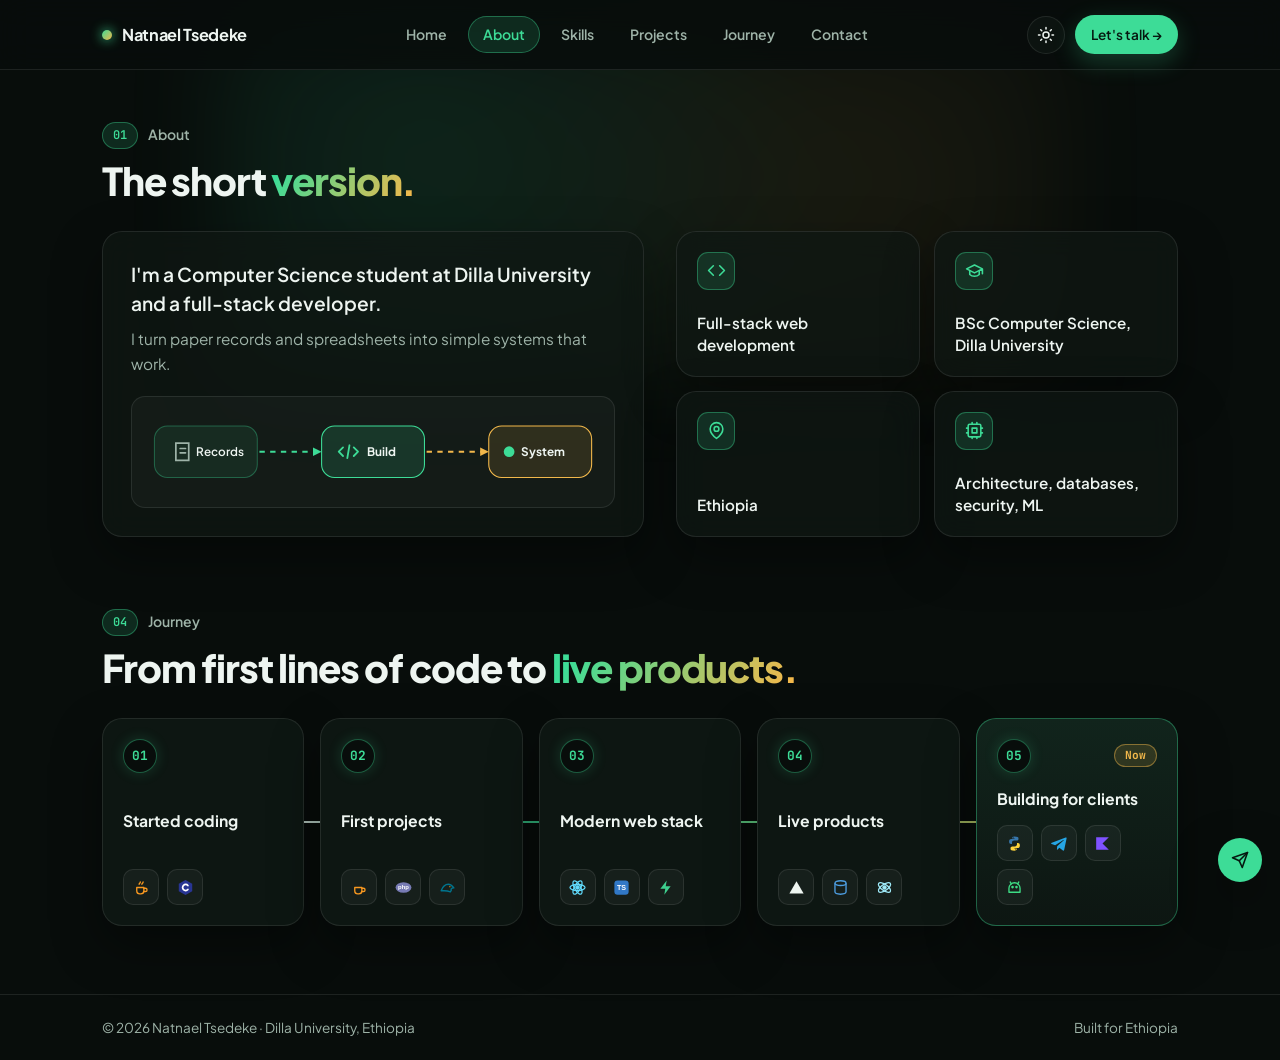
<file: design/Natnael_Tsedeke___About___Journey.html>
<!DOCTYPE html>
<html lang="en" data-theme="dark">
<head>
  <meta charset="UTF-8">
  <meta name="viewport" content="width=device-width, initial-scale=1.0">
  <title>Natnael Tsedeke | About &amp; Journey</title>
  <meta name="description" content="About Natnael Tsedeke — Computer Science student at Dilla University and full-stack developer building systems for Ethiopian businesses.">
  <meta name="theme-color" content="#080d0b">
  <link rel="preconnect" href="https://fonts.googleapis.com">
  <link rel="preconnect" href="https://fonts.gstatic.com" crossorigin>
  <link href="https://fonts.googleapis.com/css2?family=JetBrains+Mono:wght@400;500;600&family=Plus+Jakarta+Sans:wght@400;500;600;700;800&display=swap" rel="stylesheet">
  <style>
    :root {
      --bg: #080d0b;
      --bg-elevated: rgba(15, 24, 20, 0.74);
      --bg-elevated-hover: rgba(22, 36, 30, 0.9);
      --bg-header: rgba(8, 13, 11, 0.82);
      --border: rgba(255, 255, 255, 0.09);
      --border-strong: rgba(61, 220, 151, 0.38);
      --text: #eef5f1;
      --text-muted: #9eb3a8;
      --text-soft: #71877c;
      --accent: #3ddc97;
      --accent-dim: rgba(61, 220, 151, 0.14);
      --accent-text: #061810;
      --gold: #f2b84b;
      --gold-dim: rgba(242, 184, 75, 0.14);
      --shadow-card: 0 20px 50px rgba(0, 0, 0, 0.38);
      --radius-card: 20px;
      --radius-pill: 9999px;
      --font-sans: 'Plus Jakarta Sans', -apple-system, BlinkMacSystemFont, 'Segoe UI', sans-serif;
      --font-mono: 'JetBrains Mono', ui-monospace, SFMono-Regular, monospace;
      --max-w: 1140px;
      --header-h: 70px;
    }

    html[data-theme="light"] {
      --bg: #f4f8f6;
      --bg-elevated: rgba(255, 255, 255, 0.82);
      --bg-elevated-hover: rgba(255, 255, 255, 0.98);
      --bg-header: rgba(244, 248, 246, 0.85);
      --border: rgba(8, 28, 20, 0.1);
      --border-strong: rgba(18, 138, 88, 0.42);
      --text: #0c1913;
      --text-muted: #42594e;
      --text-soft: #637a6f;
      --accent: #149e66;
      --accent-dim: rgba(20, 158, 102, 0.12);
      --accent-text: #ffffff;
      --gold: #c98612;
      --gold-dim: rgba(201, 134, 18, 0.12);
      --shadow-card: 0 14px 36px rgba(10, 30, 20, 0.08);
    }

    *, *::before, *::after { box-sizing: border-box; }

    body {
      margin: 0;
      min-height: 100vh;
      display: flex;
      flex-direction: column;
      font-family: var(--font-sans);
      background-color: var(--bg);
      color: var(--text);
      line-height: 1.55;
      overflow-x: clip;
      -webkit-font-smoothing: antialiased;
      transition: background-color 0.25s ease, color 0.25s ease;
    }

    a { color: inherit; text-decoration: none; }
    button { font: inherit; color: inherit; cursor: pointer; }
    :focus-visible { outline: 2px solid var(--accent); outline-offset: 3px; }

    .skip-link {
      position: fixed;
      top: -100px;
      left: 16px;
      z-index: 200;
      padding: 10px 18px;
      border-radius: var(--radius-pill);
      background: var(--accent);
      color: var(--accent-text);
      font-weight: 700;
      font-size: 0.875rem;
      transition: top 0.2s ease;
    }
    .skip-link:focus { top: 16px; }

    .container {
      width: 100%;
      max-width: var(--max-w);
      margin-inline: auto;
      padding-inline: 20px;
    }
    @media (min-width: 768px) {
      .container { padding-inline: 32px; }
    }

    .glass {
      background: var(--bg-elevated);
      border: 1px solid var(--border);
      backdrop-filter: blur(14px);
      -webkit-backdrop-filter: blur(14px);
      border-radius: var(--radius-card);
      box-shadow: var(--shadow-card);
    }

    .gradient-text {
      background: linear-gradient(120deg, var(--accent) 10%, var(--gold) 95%);
      -webkit-background-clip: text;
      background-clip: text;
      color: transparent;
    }

    .btn {
      display: inline-flex;
      align-items: center;
      justify-content: center;
      gap: 8px;
      padding: 11px 20px;
      border-radius: var(--radius-pill);
      font-size: 0.92rem;
      font-weight: 600;
      border: 1px solid transparent;
      white-space: nowrap;
      transition: transform 0.18s ease, background-color 0.18s ease, border-color 0.18s ease;
    }
    .btn:hover { transform: translateY(-1px); }
    .btn-primary { background: var(--accent); color: var(--accent-text); box-shadow: 0 8px 24px rgba(61, 220, 151, 0.24); }
    .btn-primary:hover { filter: brightness(1.06); }
    .btn-sm { padding: 8px 15px; font-size: 0.85rem; }

    /* Header */
    .site-header {
      position: sticky;
      top: 0;
      z-index: 100;
      height: var(--header-h);
      background: var(--bg-header);
      border-bottom: 1px solid var(--border);
      backdrop-filter: blur(16px);
      -webkit-backdrop-filter: blur(16px);
    }
    .header-inner {
      height: 100%;
      display: flex;
      align-items: center;
      justify-content: space-between;
      gap: 14px;
    }
    .logo {
      display: inline-flex;
      align-items: center;
      gap: 10px;
      font-weight: 700;
      font-size: 1.02rem;
      letter-spacing: -0.02em;
      white-space: nowrap;
    }
    .logo-dot {
      width: 10px;
      height: 10px;
      border-radius: 50%;
      background: linear-gradient(135deg, var(--accent), var(--gold));
      box-shadow: 0 0 12px var(--accent);
      flex-shrink: 0;
    }
    .nav-links {
      display: none;
      align-items: center;
      gap: 6px;
    }
    .nav-tab {
      background: transparent;
      border: 1px solid transparent;
      padding: 7px 14px;
      border-radius: var(--radius-pill);
      font-size: 0.88rem;
      font-weight: 600;
      color: var(--text-muted);
      transition: color 0.15s ease, background-color 0.15s ease, border-color 0.15s ease;
    }
    .nav-tab:hover { color: var(--text); }
    .nav-tab.is-active {
      color: var(--accent);
      background: var(--accent-dim);
      border-color: var(--border-strong);
    }
    .header-actions { display: flex; align-items: center; gap: 10px; }
    .icon-btn {
      width: 38px;
      height: 38px;
      border-radius: var(--radius-pill);
      border: 1px solid var(--border);
      background: var(--bg-elevated);
      display: inline-flex;
      align-items: center;
      justify-content: center;
      transition: border-color 0.18s ease;
    }
    .icon-btn:hover { border-color: var(--border-strong); }
    .header-cta { display: none; }
    .menu-toggle { display: inline-flex; }

    @media (min-width: 920px) {
      .nav-links { display: flex; }
      .header-cta { display: inline-flex; }
      .menu-toggle { display: none; }
    }

    main {
      flex: 1;
      padding: 52px 0 68px;
      position: relative;
    }

    .ambient-glow {
      position: absolute;
      top: -60px;
      left: 50%;
      transform: translateX(-50%);
      width: min(860px, 110vw);
      height: 380px;
      background:
        radial-gradient(circle at 25% 40%, rgba(61, 220, 151, 0.12), transparent 60%),
        radial-gradient(circle at 75% 45%, rgba(242, 184, 75, 0.08), transparent 55%);
      filter: blur(44px);
      pointer-events: none;
      z-index: 0;
    }

    .content-stack {
      position: relative;
      z-index: 1;
      display: grid;
      gap: 72px;
    }

    /* Section Headers */
    .section-head { display: flex; flex-direction: column; gap: 10px; margin-bottom: 28px; }
    .section-kicker { display: inline-flex; align-items: center; gap: 10px; font-size: 0.875rem; font-weight: 600; color: var(--text-muted); }
    .num-pill {
      display: inline-flex;
      align-items: center;
      justify-content: center;
      padding: 3px 10px;
      border-radius: var(--radius-pill);
      font-family: var(--font-mono);
      font-size: 0.75rem;
      font-weight: 600;
      background: var(--accent-dim);
      border: 1px solid var(--border-strong);
      color: var(--accent);
    }
    .section-title { margin: 0; font-size: clamp(1.7rem, 3.4vw, 2.4rem); font-weight: 800; letter-spacing: -0.03em; line-height: 1.15; }

    /* About */
    .about-grid { display: grid; gap: 24px; }
    @media (min-width: 900px) { .about-grid { grid-template-columns: 1.08fr 1fr; align-items: stretch; gap: 32px; } }
    .about-copy { padding: 28px; display: flex; flex-direction: column; justify-content: space-between; gap: 20px; }
    .about-lead { margin: 0; font-size: 1.2rem; font-weight: 600; line-height: 1.5; }
    .about-body { margin: 0; color: var(--text-muted); font-size: 0.96rem; line-height: 1.6; }

    /* Animated Workflow Graphic */
    .workflow-graphic {
      padding: 14px 16px;
      border-radius: 14px;
      background: rgba(255, 255, 255, 0.03);
      border: 1px solid var(--border);
    }
    html[data-theme="light"] .workflow-graphic {
      background: rgba(8, 28, 20, 0.03);
    }
    .workflow-svg {
      width: 100%;
      height: auto;
      display: block;
    }
    .flow-dash {
      stroke-dasharray: 5 5;
      animation: flowDash 1.8s linear infinite;
    }
    @keyframes flowDash {
      to { stroke-dashoffset: -20; }
    }
    .pulse-node {
      animation: pulseGlow 2.6s ease-in-out infinite;
    }
    @keyframes pulseGlow {
      0%, 100% { opacity: 0.75; transform: scale(1); }
      50% { opacity: 1; transform: scale(1.06); }
    }

    .facts-grid { display: grid; gap: 14px; }
    @media (min-width: 540px) { .facts-grid { grid-template-columns: repeat(2, 1fr); } }
    .fact-tile {
      padding: 20px;
      display: flex;
      flex-direction: column;
      justify-content: space-between;
      gap: 14px;
      transition: transform 0.2s ease, border-color 0.2s ease;
    }
    .fact-tile:hover {
      transform: translateY(-2px);
      border-color: var(--border-strong);
    }
    .fact-icon-badge {
      width: 38px;
      height: 38px;
      border-radius: 11px;
      background: var(--accent-dim);
      border: 1px solid var(--border-strong);
      color: var(--accent);
      display: inline-flex;
      align-items: center;
      justify-content: center;
    }
    .fact-value { font-size: 0.95rem; font-weight: 600; line-height: 1.45; }

    /* Tech Icon Badges */
    .tech-icons { display: flex; flex-wrap: wrap; gap: 8px; align-items: center; }
    .tech-icon {
      position: relative;
      width: 36px;
      height: 36px;
      border-radius: 10px;
      border: 1px solid var(--border);
      background: rgba(255, 255, 255, 0.04);
      display: inline-flex;
      align-items: center;
      justify-content: center;
      transition: transform 0.16s ease, border-color 0.16s ease, background-color 0.16s ease;
    }
    html[data-theme="light"] .tech-icon { background: rgba(8, 28, 20, 0.04); }
    .tech-icon:hover {
      transform: translateY(-2px);
      border-color: var(--border-strong);
      background: var(--accent-dim);
    }
    .tech-icon svg { width: 19px; height: 19px; display: block; }
    .tech-icon::after {
      content: attr(data-name);
      position: absolute;
      bottom: calc(100% + 7px);
      left: 50%;
      transform: translateX(-50%) translateY(4px);
      padding: 4px 8px;
      border-radius: 8px;
      background: #0d1612;
      color: #eef5f1;
      border: 1px solid var(--border-strong);
      font-size: 0.7rem;
      font-weight: 600;
      white-space: nowrap;
      opacity: 0;
      pointer-events: none;
      transition: opacity 0.15s ease, transform 0.15s ease;
      z-index: 20;
    }
    .tech-icon:hover::after,
    .tech-icon:focus-visible::after {
      opacity: 1;
      transform: translateX(-50%) translateY(0);
    }

    /* Journey - Animated 5-column Icon Timeline */
    .journey-wrap { position: relative; }
    .journey-beam {
      display: none;
    }
    @media (min-width: 900px) {
      .journey-beam {
        display: block;
        position: absolute;
        top: 50%;
        left: 24px;
        right: 24px;
        height: 2px;
        transform: translateY(-50%);
        background: linear-gradient(90deg, rgba(61, 220, 151, 0.25), var(--accent), var(--gold));
        z-index: 0;
        overflow: hidden;
      }
      .journey-beam::after {
        content: "";
        position: absolute;
        inset: 0;
        width: 35%;
        background: linear-gradient(90deg, transparent, #ffffff, transparent);
        opacity: 0.75;
        animation: beamSlide 3.2s ease-in-out infinite;
      }
    }
    @keyframes beamSlide {
      0% { transform: translateX(-100%); }
      100% { transform: translateX(380%); }
    }
    .journey-list {
      position: relative;
      z-index: 1;
      display: grid;
      gap: 16px;
    }
    @media (min-width: 900px) {
      .journey-list {
        grid-template-columns: repeat(5, 1fr);
        gap: 16px;
        align-items: stretch;
      }
    }
    .journey-step {
      padding: 20px;
      display: flex;
      flex-direction: column;
      justify-content: space-between;
      gap: 16px;
      background: #0d1612;
      transition: border-color 0.2s ease, transform 0.2s ease;
    }
    html[data-theme="light"] .journey-step {
      background: #ffffff;
    }
    .journey-step:hover {
      border-color: var(--border-strong);
      transform: translateY(-3px);
    }
    .journey-step.is-now {
      border-color: var(--border-strong);
      background: linear-gradient(180deg, #11241c, #0d1612);
    }
    html[data-theme="light"] .journey-step.is-now {
      background: linear-gradient(180deg, #ebf7f1, #ffffff);
    }
    .step-top {
      display: flex;
      align-items: center;
      justify-content: space-between;
      gap: 8px;
    }
    .step-num {
      width: 34px; height: 34px; border-radius: 50%;
      background: var(--bg);
      border: 1.5px solid var(--border-strong);
      color: var(--accent); font-family: var(--font-mono); font-size: 0.8rem; font-weight: 700;
      display: inline-flex; align-items: center; justify-content: center;
      flex-shrink: 0;
      box-shadow: 0 0 14px rgba(61, 220, 151, 0.18);
    }
    .step-title { margin: 0; font-size: 0.98rem; font-weight: 700; line-height: 1.3; }
    .now-badge {
      padding: 2px 10px; border-radius: var(--radius-pill);
      font-family: var(--font-mono); font-size: 0.7rem; font-weight: 700;
      background: var(--gold-dim); border: 1px solid rgba(242, 184, 75, 0.45); color: var(--gold);
    }

    /* Floating Telegram & Footer */
    .floating-dock { position: fixed; right: 18px; bottom: 18px; z-index: 90; }
    .fab {
      width: 44px; height: 44px; border-radius: 50%;
      background: var(--accent); color: var(--accent-text);
      display: inline-flex; align-items: center; justify-content: center;
      box-shadow: var(--shadow-card);
      transition: transform 0.18s ease;
    }
    .fab:hover { transform: translateY(-2px); }

    .site-footer { border-top: 1px solid var(--border); padding: 22px 0; }
    .footer-inner { display: flex; flex-wrap: wrap; align-items: center; justify-content: space-between; gap: 12px; font-size: 0.85rem; color: var(--text-muted); }

    @media (prefers-reduced-motion: reduce) {
      *, *::before, *::after { animation-duration: 0.01ms !important; transition-duration: 0.01ms !important; }
    }
  </style>
</head>
<body>
  <a href="#main" class="skip-link">Skip to content</a>

  <header class="site-header">
    <div class="container header-inner">
      <a href="../../index.html" class="logo">
        <span class="logo-dot" aria-hidden="true"></span>
        <span>Natnael Tsedeke</span>
      </a>

      <nav class="nav-links" aria-label="Portfolio sections">
        <a href="../../index.html" class="nav-tab">Home</a>
        <a href="#about" class="nav-tab is-active">About</a>
        <a href="../../index.html" class="nav-tab">Skills</a>
        <a href="../../index.html" class="nav-tab">Projects</a>
        <a href="#journey" class="nav-tab">Journey</a>
        <a href="../../index.html" class="nav-tab">Contact</a>
      </nav>

      <div class="header-actions">
        <button id="theme-toggle" class="icon-btn" type="button" aria-label="Switch to light theme" aria-pressed="false">
          <svg id="theme-icon-sun" width="18" height="18" viewBox="0 0 24 24" fill="none" stroke="currentColor" stroke-width="2" stroke-linecap="round" stroke-linejoin="round" aria-hidden="true">
            <circle cx="12" cy="12" r="4"></circle>
            <path d="M12 2v2M12 20v2M4.93 4.93l1.41 1.41M17.66 17.66l1.41 1.41M2 12h2M20 12h2M6.34 17.66l-1.41 1.41M19.07 4.93l-1.41 1.41"></path>
          </svg>
          <svg id="theme-icon-moon" width="18" height="18" viewBox="0 0 24 24" fill="none" stroke="currentColor" stroke-width="2" stroke-linecap="round" stroke-linejoin="round" aria-hidden="true" style="display:none;">
            <path d="M12 3a6 6 0 0 0 9 9 9 9 0 1 1-9-9Z"></path>
          </svg>
        </button>
        <a href="https://t.me/NATIOPIA_10" target="_blank" rel="noopener noreferrer" class="btn btn-primary btn-sm header-cta">Let's talk &rarr;</a>
      </div>
    </div>
  </header>

  <main id="main">
    <div class="ambient-glow" aria-hidden="true"></div>
    <div class="container content-stack">
      <!-- 01 About -->
      <section id="about" aria-labelledby="about-title">
        <div class="section-head">
          <div class="section-kicker"><span class="num-pill">01</span><span>About</span></div>
          <h1 id="about-title" class="section-title">The short <span class="gradient-text">version.</span></h1>
        </div>

        <div class="about-grid">
          <div class="glass about-copy">
            <div>
              <p class="about-lead" style="margin-bottom:10px;">I'm a Computer Science student at Dilla University and a full-stack developer.</p>
              <p class="about-body">I turn paper records and spreadsheets into simple systems that work.</p>
            </div>

            <!-- Animated Workflow Graphic: Paper -> Code -> Live System -->
            <div class="workflow-graphic" aria-hidden="true">
              <svg class="workflow-svg" viewBox="0 0 420 76" fill="none">
                <!-- Node 1: Records -->
                <rect x="6" y="14" width="96" height="48" rx="12" fill="rgba(61,220,151,0.08)" stroke="rgba(61,220,151,0.35)"/>
                <path d="M26 30h12v16H26zM30 35h5M30 39h5" stroke="#9eb3a8" stroke-width="1.6" stroke-linecap="round"/>
                <text x="45" y="42" fill="#eef5f1" font-size="11" font-weight="600" font-family="Plus Jakarta Sans, sans-serif">Records</text>

                <!-- Flow 1 -->
                <line x1="104" y1="38" x2="156" y2="38" stroke="#3ddc97" stroke-width="1.8" class="flow-dash"/>
                <polygon points="154,34 162,38 154,42" fill="#3ddc97"/>

                <!-- Node 2: Code -->
                <rect x="162" y="14" width="96" height="48" rx="12" fill="rgba(61,220,151,0.14)" stroke="#3ddc97"/>
                <path d="M182 34l-4 4 4 4M192 34l4 4-4 4M188 32l-2 12" stroke="#3ddc97" stroke-width="1.7" stroke-linecap="round" stroke-linejoin="round"/>
                <text x="204" y="42" fill="#eef5f1" font-size="11" font-weight="700" font-family="Plus Jakarta Sans, sans-serif">Build</text>

                <!-- Flow 2 -->
                <line x1="260" y1="38" x2="312" y2="38" stroke="#f2b84b" stroke-width="1.8" class="flow-dash"/>
                <polygon points="310,34 318,38 310,42" fill="#f2b84b"/>

                <!-- Node 3: Live App -->
                <rect x="318" y="14" width="96" height="48" rx="12" fill="rgba(242,184,75,0.12)" stroke="#f2b84b" class="pulse-node" style="transform-box:fill-box;transform-origin:center;"/>
                <circle cx="337" cy="38" r="5" fill="#3ddc97"/>
                <text x="348" y="42" fill="#eef5f1" font-size="11" font-weight="700" font-family="Plus Jakarta Sans, sans-serif">System</text>
              </svg>
            </div>
          </div>

          <div class="facts-grid">
            <div class="glass fact-tile">
              <span class="fact-icon-badge" aria-label="Focus" title="Focus">
                <svg width="19" height="19" viewBox="0 0 24 24" fill="none" stroke="currentColor" stroke-width="2" stroke-linecap="round" stroke-linejoin="round"><polyline points="16 18 22 12 16 6"></polyline><polyline points="8 6 2 12 8 18"></polyline></svg>
              </span>
              <span class="fact-value">Full-stack web development</span>
            </div>
            <div class="glass fact-tile">
              <span class="fact-icon-badge" aria-label="Education" title="Education">
                <svg width="19" height="19" viewBox="0 0 24 24" fill="none" stroke="currentColor" stroke-width="2" stroke-linecap="round" stroke-linejoin="round"><path d="M22 10v6M2 10l10-5 10 5-10 5z"></path><path d="M6 12v5c3 3 9 3 12 0v-5"></path></svg>
              </span>
              <span class="fact-value">BSc Computer Science, Dilla University</span>
            </div>
            <div class="glass fact-tile">
              <span class="fact-icon-badge" aria-label="Location" title="Location">
                <svg width="19" height="19" viewBox="0 0 24 24" fill="none" stroke="currentColor" stroke-width="2" stroke-linecap="round" stroke-linejoin="round"><path d="M20 10c0 6-8 12-8 12s-8-6-8-12a8 8 0 0 1 16 0Z"></path><circle cx="12" cy="10" r="3"></circle></svg>
              </span>
              <span class="fact-value">Ethiopia</span>
            </div>
            <div class="glass fact-tile">
              <span class="fact-icon-badge" aria-label="Interests" title="Interests">
                <svg width="19" height="19" viewBox="0 0 24 24" fill="none" stroke="currentColor" stroke-width="2" stroke-linecap="round" stroke-linejoin="round"><rect x="4" y="4" width="16" height="16" rx="2"></rect><rect x="9" y="9" width="6" height="6"></rect><path d="M15 2v2M9 2v2M15 20v2M9 20v2M2 15h2M2 9h2M20 15h2M20 9h2"></path></svg>
              </span>
              <span class="fact-value">Architecture, databases, security, ML</span>
            </div>
          </div>
        </div>
      </section>

      <!-- 04 Journey -->
      <section id="journey" aria-labelledby="journey-title">
        <div class="section-head">
          <div class="section-kicker"><span class="num-pill">04</span><span>Journey</span></div>
          <h2 id="journey-title" class="section-title">From first lines of code to <span class="gradient-text">live products.</span></h2>
        </div>

        <div class="journey-wrap">
          <div class="journey-beam" aria-hidden="true"></div>
          <div class="journey-list">
            <!-- 01 -->
            <div class="glass journey-step">
              <div class="step-top"><span class="step-num">01</span></div>
              <h3 class="step-title">Started coding</h3>
              <div class="tech-icons" aria-label="Fundamentals stack">
                <span class="tech-icon" data-name="Java" title="Java" aria-label="Java" tabindex="0"><svg viewBox="0 0 24 24" fill="none" stroke="#F89820" stroke-width="1.7" stroke-linecap="round" stroke-linejoin="round"><path d="M6 12h9v4a4 4 0 0 1-4 4H10a4 4 0 0 1-4-4v-4Z"/><path d="M15 13h2a2 2 0 0 1 0 4h-2"/><path d="M9 8c0-1.2 1.5-1.5 1.5-3M12.5 8c0-1.2 1.5-1.5 1.5-3"/></svg></span>
                <span class="tech-icon" data-name="C" title="C" aria-label="C" tabindex="0"><svg viewBox="0 0 24 24"><polygon points="12,2.5 20.5,7.2 20.5,16.8 12,21.5 3.5,16.8 3.5,7.2" fill="#283593"/><path d="M15 9.5a3.8 3.8 0 1 0 0 5" fill="none" stroke="#fff" stroke-width="2.2" stroke-linecap="round"/></svg></span>
              </div>
            </div>

            <!-- 02 -->
            <div class="glass journey-step">
              <div class="step-top"><span class="step-num">02</span></div>
              <h3 class="step-title">First projects</h3>
              <div class="tech-icons" aria-label="First projects stack">
                <span class="tech-icon" data-name="Java" title="Java" aria-label="Java" tabindex="0"><svg viewBox="0 0 24 24" fill="none" stroke="#F89820" stroke-width="1.7" stroke-linecap="round" stroke-linejoin="round"><path d="M6 12h9v4a4 4 0 0 1-4 4H10a4 4 0 0 1-4-4v-4Z"/><path d="M15 13h2a2 2 0 0 1 0 4h-2"/></svg></span>
                <span class="tech-icon" data-name="PHP" title="PHP" aria-label="PHP" tabindex="0"><svg viewBox="0 0 24 24"><ellipse cx="12" cy="12" rx="10" ry="6.5" fill="#777BB4"/><text x="12" y="14.5" text-anchor="middle" font-size="7.5" font-weight="800" fill="#fff" font-family="sans-serif">php</text></svg></span>
                <span class="tech-icon" data-name="MySQL" title="MySQL" aria-label="MySQL" tabindex="0"><svg viewBox="0 0 24 24" fill="none" stroke="#00758F" stroke-width="1.8" stroke-linecap="round" stroke-linejoin="round"><path d="M4 16c2-5 5-8 9-8 3 0 5 1.8 7 4.5-1.5 0-2.8.5-3.5 1.5.5 1.2.2 2.5-.8 3.5-2.5-1-5-1.5-8-1.5H4Z"/><circle cx="15" cy="11" r=".8" fill="#F29111" stroke="none"/></svg></span>
              </div>
            </div>

            <!-- 03 -->
            <div class="glass journey-step">
              <div class="step-top"><span class="step-num">03</span></div>
              <h3 class="step-title">Modern web stack</h3>
              <div class="tech-icons" aria-label="Modern web stack">
                <span class="tech-icon" data-name="React" title="React" aria-label="React" tabindex="0"><svg viewBox="0 0 24 24" fill="none" stroke="#61DAFB" stroke-width="1.6"><circle cx="12" cy="12" r="2.1" fill="#61DAFB"/><ellipse cx="12" cy="12" rx="9.5" ry="3.8"/><ellipse cx="12" cy="12" rx="9.5" ry="3.8" transform="rotate(60 12 12)"/><ellipse cx="12" cy="12" rx="9.5" ry="3.8" transform="rotate(120 12 12)"/></svg></span>
                <span class="tech-icon" data-name="TypeScript" title="TypeScript" aria-label="TypeScript" tabindex="0"><svg viewBox="0 0 24 24"><rect x="3" y="3" width="18" height="18" rx="4" fill="#3178C6"/><text x="12" y="15.5" text-anchor="middle" font-size="9" font-weight="800" fill="#fff" font-family="sans-serif">TS</text></svg></span>
                <span class="tech-icon" data-name="Supabase" title="Supabase" aria-label="Supabase" tabindex="0"><svg viewBox="0 0 24 24" fill="#3ECF8E"><path d="M13.5 3 5.5 13.5h6.2L10.5 21l8-10.5h-6.2L13.5 3Z"/></svg></span>
              </div>
            </div>

            <!-- 04 -->
            <div class="glass journey-step">
              <div class="step-top"><span class="step-num">04</span></div>
              <h3 class="step-title">Live products</h3>
              <div class="tech-icons" aria-label="Live products stack">
                <span class="tech-icon" data-name="Vercel" title="Vercel" aria-label="Vercel" tabindex="0"><svg viewBox="0 0 24 24" fill="currentColor"><polygon points="12,4 21,19.5 3,19.5"/></svg></span>
                <span class="tech-icon" data-name="PostgreSQL" title="PostgreSQL" aria-label="PostgreSQL" tabindex="0"><svg viewBox="0 0 24 24" fill="none" stroke="#4D9DE0" stroke-width="1.7"><ellipse cx="12" cy="6.5" rx="7" ry="3"/><path d="M5 6.5v11c0 1.66 3.13 3 7 3s7-1.34 7-3v-11"/></svg></span>
                <span class="tech-icon" data-name="Electron" title="Electron" aria-label="Electron" tabindex="0"><svg viewBox="0 0 24 24" fill="none" stroke="#9FEAF9" stroke-width="1.6"><circle cx="12" cy="12" r="2" fill="#9FEAF9"/><ellipse cx="12" cy="12" rx="9" ry="4" transform="rotate(35 12 12)"/><ellipse cx="12" cy="12" rx="9" ry="4" transform="rotate(-35 12 12)"/></svg></span>
              </div>
            </div>

            <!-- 05 -->
            <div class="glass journey-step is-now">
              <div class="step-top"><span class="step-num">05</span><span class="now-badge">Now</span></div>
              <h3 class="step-title">Building for clients</h3>
              <div class="tech-icons" aria-label="Client platforms">
                <span class="tech-icon" data-name="Python" title="Python" aria-label="Python" tabindex="0"><svg viewBox="0 0 24 24"><path fill="#3776AB" d="M12 3c-3 0-2.8 1.3-2.8 1.3v1.4h2.9v.5H8c-1.5 0-2.8.9-2.8 3.2 0 2.3 1.1 3.1 2.4 3.1h1.2v-1.6c0-1.4 1.2-2.6 2.7-2.6h3.4c1.2 0 2.1-.9 2.1-2.1V5.2C17 3.9 15.8 3 12 3Zm-1.5 1.2a.6.6 0 1 1 0 1.2.6.6 0 0 1 0-1.2Z"/><path fill="#FFD43B" d="M12 21c3 0 2.8-1.3 2.8-1.3v-1.4h-2.9v-.5H16c1.5 0 2.8-.9 2.8-3.2 0-2.3-1.1-3.1-2.4-3.1h-1.2v1.6c0 1.4-1.2 2.6-2.7 2.6H9.1c-1.2 0-2.1.9-2.1 2.1v1c0 1.3 1.2 2.2 5 2.2Zm1.5-1.2a.6.6 0 1 1 0-1.2.6.6 0 0 1 0 1.2Z"/></svg></span>
                <span class="tech-icon" data-name="Telegram Bots" title="Telegram Bots" aria-label="Telegram Bots" tabindex="0"><svg viewBox="0 0 24 24" fill="#26A5E4"><path d="M21 4.5 3.6 11.2c-1.2.5-1.2 1.2-.2 1.5l4.4 1.4 10.3-6.5c.5-.3.9-.1.6.2l-8.4 7.6-.3 4.6c.4 0 .6-.2.9-.4l2.2-2.1 4.5 3.3c.8.5 1.4.2 1.6-.8L22.2 5.7c.3-1.2-.5-1.7-1.2-1.2Z"/></svg></span>
                <span class="tech-icon" data-name="Kotlin" title="Kotlin" aria-label="Kotlin" tabindex="0"><svg viewBox="0 0 24 24"><path fill="#7F52FF" d="M4 4h16l-8 8 8 8H4V4Z"/></svg></span>
                <span class="tech-icon" data-name="Android" title="Android" aria-label="Android" tabindex="0"><svg viewBox="0 0 24 24" fill="none" stroke="#3DDC84" stroke-width="1.7" stroke-linecap="round" stroke-linejoin="round"><path d="M5 13a7 7 0 0 1 14 0v5H5v-5Z"/><path d="M8 7.5 6.5 5M16 7.5 17.5 5"/><circle cx="9.5" cy="11.5" r=".8" fill="#3DDC84"/><circle cx="14.5" cy="11.5" r=".8" fill="#3DDC84"/></svg></span>
              </div>
            </div>
          </div>
        </div>
      </section>
    </div>
  </main>

  <footer class="site-footer">
    <div class="container footer-inner">
      <span>&copy; 2026 Natnael Tsedeke &middot; Dilla University, Ethiopia</span>
      <span>Built for Ethiopia</span>
    </div>
  </footer>

  <div class="floating-dock" aria-label="Quick actions">
    <a href="https://t.me/NATIOPIA_10" target="_blank" rel="noopener noreferrer" class="fab" aria-label="Message on Telegram" title="Message on Telegram">
      <svg width="18" height="18" viewBox="0 0 24 24" fill="none" stroke="currentColor" stroke-width="2.1" stroke-linecap="round" stroke-linejoin="round" aria-hidden="true"><path d="m22 2-7 20-4-9-9-4Z"></path><path d="M22 2 11 13"></path></svg>
    </a>
  </div>

  <script>
    (function () {
      var root = document.documentElement;
      var themeToggle = document.getElementById('theme-toggle');
      var sunIcon = document.getElementById('theme-icon-sun');
      var moonIcon = document.getElementById('theme-icon-moon');

      function applyTheme(theme) {
        root.setAttribute('data-theme', theme);
        var isLight = theme === 'light';
        sunIcon.style.display = isLight ? 'none' : 'block';
        moonIcon.style.display = isLight ? 'block' : 'none';
        themeToggle.setAttribute('aria-pressed', String(isLight));
        themeToggle.setAttribute('aria-label', isLight ? 'Switch to dark theme' : 'Switch to light theme');
        try { localStorage.setItem('nt_theme', theme); } catch (e) {}
      }

      try {
        var savedTheme = localStorage.getItem('nt_theme');
        if (savedTheme === 'light' || savedTheme === 'dark') applyTheme(savedTheme);
      } catch (e) {}

      themeToggle.addEventListener('click', function () {
        applyTheme(root.getAttribute('data-theme') === 'light' ? 'dark' : 'light');
      });
    })();
  </script>
</body>
</html>
</file>
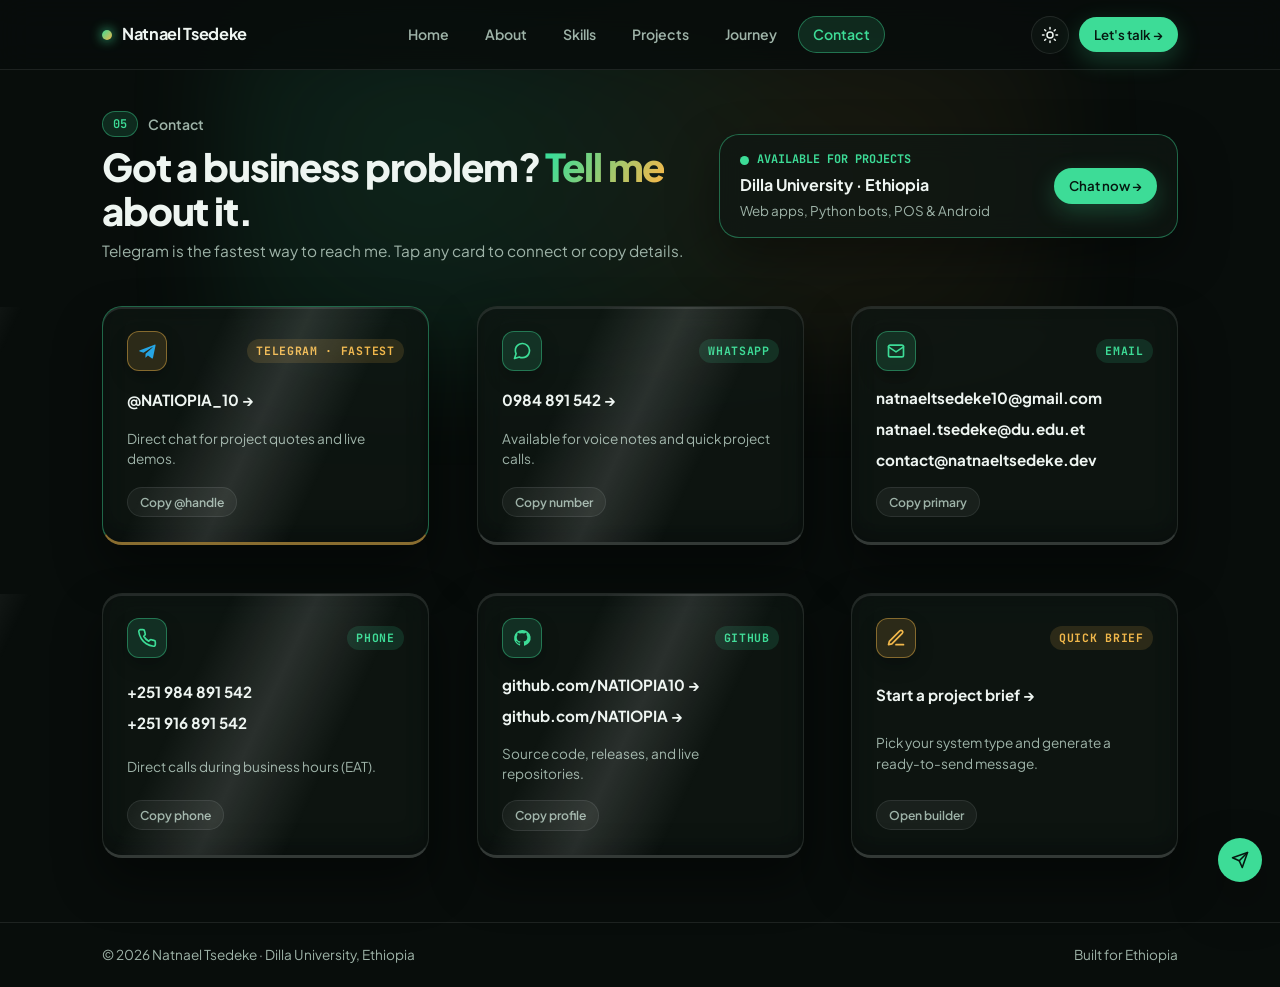
<file: design/Natnael_Tsedeke___Contact.html>
<!DOCTYPE html>
<html lang="en" data-theme="dark">
<head>
  <meta charset="UTF-8">
  <meta name="viewport" content="width=device-width, initial-scale=1.0">
  <title>Natnael Tsedeke | Contact</title>
  <meta name="description" content="Contact Natnael Tsedeke via Telegram, WhatsApp, Email, Phone, or GitHub for software projects in Ethiopia.">
  <meta name="theme-color" content="#080d0b">
  <link rel="preconnect" href="https://fonts.googleapis.com">
  <link rel="preconnect" href="https://fonts.gstatic.com" crossorigin>
  <link href="https://fonts.googleapis.com/css2?family=JetBrains+Mono:wght@400;500;600&family=Plus+Jakarta+Sans:wght@400;500;600;700;800&display=swap" rel="stylesheet">
  <style>
    :root {
      --bg: #080d0b;
      --bg-elevated: rgba(15, 24, 20, 0.74);
      --bg-elevated-hover: rgba(22, 36, 30, 0.92);
      --bg-header: rgba(8, 13, 11, 0.82);
      --border: rgba(255, 255, 255, 0.09);
      --border-strong: rgba(61, 220, 151, 0.42);
      --text: #eef5f1;
      --text-muted: #9eb3a8;
      --accent: #3ddc97;
      --accent-dim: rgba(61, 220, 151, 0.14);
      --accent-text: #061810;
      --gold: #f2b84b;
      --gold-dim: rgba(242, 184, 75, 0.14);
      --shadow-card: 0 20px 50px rgba(0, 0, 0, 0.38);
      --radius-card: 20px;
      --radius-pill: 9999px;
      --font-sans: 'Plus Jakarta Sans', -apple-system, BlinkMacSystemFont, 'Segoe UI', sans-serif;
      --font-mono: 'JetBrains Mono', ui-monospace, SFMono-Regular, monospace;
      --max-w: 1140px;
      --header-h: 70px;
    }

    html[data-theme="light"] {
      --bg: #f4f8f6;
      --bg-elevated: rgba(255, 255, 255, 0.84);
      --bg-elevated-hover: rgba(255, 255, 255, 0.98);
      --bg-header: rgba(244, 248, 246, 0.85);
      --border: rgba(8, 28, 20, 0.1);
      --border-strong: rgba(18, 138, 88, 0.45);
      --text: #0c1913;
      --text-muted: #42594e;
      --accent: #149e66;
      --accent-dim: rgba(20, 158, 102, 0.12);
      --accent-text: #ffffff;
      --gold: #c98612;
      --gold-dim: rgba(201, 134, 18, 0.12);
      --shadow-card: 0 14px 36px rgba(10, 30, 20, 0.08);
    }

    *, *::before, *::after { box-sizing: border-box; }

    body {
      margin: 0;
      min-height: 100vh;
      display: flex;
      flex-direction: column;
      font-family: var(--font-sans);
      background-color: var(--bg);
      color: var(--text);
      line-height: 1.5;
      overflow-x: clip;
      -webkit-font-smoothing: antialiased;
      transition: background-color 0.25s ease, color 0.25s ease;
    }

    a { color: inherit; text-decoration: none; }
    button, input, textarea { font: inherit; color: inherit; }
    button { cursor: pointer; }
    :focus-visible { outline: 2px solid var(--accent); outline-offset: 3px; }

    .skip-link {
      position: fixed; top: -100px; left: 16px; z-index: 200;
      padding: 10px 18px; border-radius: var(--radius-pill);
      background: var(--accent); color: var(--accent-text); font-weight: 700; font-size: 0.875rem;
    }
    .skip-link:focus { top: 16px; }

    .container { width: 100%; max-width: var(--max-w); margin-inline: auto; padding-inline: 20px; }
    @media (min-width: 768px) { .container { padding-inline: 32px; } }

    .glass {
      background: var(--bg-elevated);
      border: 1px solid var(--border);
      backdrop-filter: blur(14px);
      -webkit-backdrop-filter: blur(14px);
      border-radius: var(--radius-card);
      box-shadow: var(--shadow-card);
    }

    .gradient-text {
      background: linear-gradient(120deg, var(--accent) 10%, var(--gold) 95%);
      -webkit-background-clip: text; background-clip: text; color: transparent;
    }

    .btn {
      display: inline-flex; align-items: center; justify-content: center; gap: 8px;
      padding: 10px 18px; border-radius: var(--radius-pill); font-size: 0.88rem; font-weight: 600;
      border: 1px solid transparent; white-space: nowrap;
      transition: transform 0.18s ease, background-color 0.18s ease, border-color 0.18s ease;
    }
    .btn:hover { transform: translateY(-1px); }
    .btn-primary { background: var(--accent); color: var(--accent-text); box-shadow: 0 8px 24px rgba(61, 220, 151, 0.24); }
    .btn-secondary { background: var(--bg-elevated); border-color: var(--border); color: var(--text); }
    .btn-ghost { background: transparent; border-color: var(--border); color: var(--text-muted); }
    .btn-sm { padding: 7px 14px; font-size: 0.83rem; }

    /* Header */
    .site-header {
      position: sticky; top: 0; z-index: 100; height: var(--header-h);
      background: var(--bg-header); border-bottom: 1px solid var(--border);
      backdrop-filter: blur(16px); -webkit-backdrop-filter: blur(16px);
    }
    .header-inner { height: 100%; display: flex; align-items: center; justify-content: space-between; gap: 14px; }
    .logo { display: inline-flex; align-items: center; gap: 10px; font-weight: 700; font-size: 1.02rem; letter-spacing: -0.02em; white-space: nowrap; }
    .logo-dot { width: 10px; height: 10px; border-radius: 50%; background: linear-gradient(135deg, var(--accent), var(--gold)); box-shadow: 0 0 12px var(--accent); }
    .nav-links { display: none; align-items: center; gap: 6px; }
    .nav-tab {
      background: transparent; border: 1px solid transparent; padding: 7px 14px;
      border-radius: var(--radius-pill); font-size: 0.88rem; font-weight: 600; color: var(--text-muted);
    }
    .nav-tab:hover { color: var(--text); }
    .nav-tab.is-active { color: var(--accent); background: var(--accent-dim); border-color: var(--border-strong); }
    .header-actions { display: flex; align-items: center; gap: 10px; }
    .icon-btn {
      width: 38px; height: 38px; border-radius: var(--radius-pill); border: 1px solid var(--border);
      background: var(--bg-elevated); display: inline-flex; align-items: center; justify-content: center;
    }
    .header-cta { display: none; }
    @media (min-width: 920px) { .nav-links { display: flex; } .header-cta { display: inline-flex; } }

    main { flex: 1; padding: 40px 0 64px; position: relative; }
    .ambient-glow {
      position: absolute; top: -60px; left: 50%; transform: translateX(-50%);
      width: min(860px, 110vw); height: 380px;
      background: radial-gradient(circle at 25% 40%, rgba(61, 220, 151, 0.12), transparent 60%), radial-gradient(circle at 75% 45%, rgba(242, 184, 75, 0.08), transparent 55%);
      filter: blur(44px); pointer-events: none; z-index: 0;
    }
    .content-wrap { position: relative; z-index: 1; }

    /* Top Row + Animated Signal Graphic */
    .contact-top {
      display: grid;
      gap: 24px;
      align-items: center;
      margin-bottom: 44px;
    }
    @media (min-width: 900px) {
      .contact-top { grid-template-columns: 1.12fr 0.88fr; gap: 32px; }
    }
    .section-kicker { display: inline-flex; align-items: center; gap: 10px; font-size: 0.875rem; font-weight: 600; color: var(--text-muted); margin-bottom: 8px; }
    .num-pill {
      display: inline-flex; align-items: center; justify-content: center; padding: 3px 10px;
      border-radius: var(--radius-pill); font-family: var(--font-mono); font-size: 0.75rem; font-weight: 600;
      background: var(--accent-dim); border: 1px solid var(--border-strong); color: var(--accent);
    }
    .section-title { margin: 0 0 6px; font-size: clamp(1.75rem, 3.4vw, 2.4rem); font-weight: 800; letter-spacing: -0.03em; line-height: 1.15; }
    .section-sub { margin: 0; color: var(--text-muted); font-size: 0.96rem; }

    .signal-card {
      padding: 16px 20px;
      border-color: var(--border-strong);
      display: flex;
      align-items: center;
      justify-content: space-between;
      gap: 16px;
    }
    .signal-meta { display: flex; flex-direction: column; gap: 4px; }
    .signal-status {
      display: inline-flex; align-items: center; gap: 8px;
      font-family: var(--font-mono); font-size: 0.74rem; font-weight: 700; color: var(--accent);
    }
    .pulse-ring {
      width: 9px; height: 9px; border-radius: 50%; background: var(--accent);
      box-shadow: 0 0 0 0 rgba(61, 220, 151, 0.7);
      animation: statusPulse 2s infinite;
    }
    @keyframes statusPulse {
      0% { box-shadow: 0 0 0 0 rgba(61, 220, 151, 0.65); }
      70% { box-shadow: 0 0 0 10px rgba(61, 220, 151, 0); }
      100% { box-shadow: 0 0 0 0 rgba(61, 220, 151, 0); }
    }
    .signal-title { margin: 0; font-size: 1rem; font-weight: 700; }
    .signal-sub { margin: 0; font-size: 0.84rem; color: var(--text-muted); }

    /* 3D Animated Contact Cards Grid with 48px spacing */
    .contact-grid {
      display: grid;
      gap: 48px;
      perspective: 1200px;
    }
    @media (min-width: 700px) { .contact-grid { grid-template-columns: repeat(2, 1fr); } }
    @media (min-width: 1024px) { .contact-grid { grid-template-columns: repeat(3, 1fr); } }

    @keyframes cardFloat3D {
      0%, 100% {
        transform: perspective(900px) translateY(0px) rotateX(4deg) rotateY(-6deg) rotateZ(-0.5deg);
      }
      25% {
        transform: perspective(900px) translateY(-8px) rotateX(-3deg) rotateY(4deg) rotateZ(0.4deg);
      }
      50% {
        transform: perspective(900px) translateY(-4px) rotateX(-4.5deg) rotateY(6.5deg) rotateZ(0.6deg);
      }
      75% {
        transform: perspective(900px) translateY(3px) rotateX(3deg) rotateY(-4deg) rotateZ(-0.4deg);
      }
    }

    .contact-card {
      --rx: 0deg;
      --ry: 0deg;
      --mx: 50%;
      --my: 50%;
      position: relative;
      padding: 24px;
      display: flex;
      flex-direction: column;
      justify-content: space-between;
      gap: 16px;
      transform-style: preserve-3d;
      transform: perspective(900px) rotateX(var(--rx)) rotateY(var(--ry));
      border-bottom: 3px solid rgba(255, 255, 255, 0.16);
      box-shadow:
        0 24px 48px rgba(0, 0, 0, 0.46),
        0 2px 0 rgba(255, 255, 255, 0.1) inset,
        0 -10px 22px rgba(0, 0, 0, 0.24) inset;
      transition: transform 0.22s cubic-bezier(0.22, 1, 0.36, 1), border-color 0.22s ease, background-color 0.22s ease, box-shadow 0.22s ease;
      animation: cardFloat3D 7s ease-in-out infinite;
      will-change: transform;
    }
    .contact-card:nth-child(2) { animation-delay: -1.15s; }
    .contact-card:nth-child(3) { animation-delay: -2.3s; }
    .contact-card:nth-child(4) { animation-delay: -3.45s; }
    .contact-card:nth-child(5) { animation-delay: -4.6s; }
    .contact-card:nth-child(6) { animation-delay: -5.75s; }

    .contact-card::before {
      content: "";
      position: absolute; inset: 0; border-radius: inherit;
      background: radial-gradient(340px circle at var(--mx) var(--my), rgba(61, 220, 151, 0.22), transparent 60%);
      opacity: 0; pointer-events: none; transition: opacity 0.22s ease; transform: translateZ(1px);
    }
    .contact-card::after {
      content: "";
      position: absolute; inset: 0; border-radius: inherit;
      background: linear-gradient(115deg, transparent 28%, rgba(255, 255, 255, 0.12) 48%, transparent 68%);
      transform: translateX(-115%) translateZ(2px);
      transition: transform 0.6s cubic-bezier(0.22, 1, 0.36, 1); pointer-events: none;
    }
    .contact-card:hover {
      animation: none;
      transform: perspective(900px) rotateX(var(--rx)) rotateY(var(--ry)) translateY(-10px) translateZ(18px) scale(1.025);
      border-color: var(--border-strong);
      border-bottom-color: var(--accent);
      background: var(--bg-elevated-hover);
      box-shadow: 0 34px 66px rgba(0, 0, 0, 0.54), 0 0 32px rgba(61, 220, 151, 0.2), 0 1px 0 rgba(255, 255, 255, 0.18) inset;
    }
    .contact-card:hover::before { opacity: 1; }
    .contact-card:hover::after { transform: translateX(115%) translateZ(2px); }
    .contact-card.is-primary {
      border-color: var(--border-strong);
      border-bottom-color: rgba(242, 184, 75, 0.55);
    }
    html[data-theme="light"] .contact-card {
      border-bottom: 2px solid rgba(8, 28, 20, 0.16);
      box-shadow: 0 16px 34px rgba(10, 30, 20, 0.11), 0 1px 0 rgba(255, 255, 255, 0.9) inset;
    }

    .card-head {
      display: flex; align-items: center; justify-content: space-between; gap: 10px;
      transform: translateZ(22px);
    }
    .channel-badge {
      width: 40px; height: 40px; border-radius: 12px;
      background: var(--accent-dim); border: 1px solid var(--border-strong); color: var(--accent);
      display: inline-flex; align-items: center; justify-content: center;
      box-shadow: 0 8px 18px rgba(0, 0, 0, 0.24);
    }
    .channel-badge.is-gold {
      background: var(--gold-dim); border-color: rgba(242, 184, 75, 0.45); color: var(--gold);
    }
    .contact-label {
      font-family: var(--font-mono); font-size: 0.72rem; font-weight: 700;
      text-transform: uppercase; letter-spacing: 0.06em; color: var(--accent);
      padding: 3px 9px; border-radius: var(--radius-pill); background: var(--accent-dim);
    }
    .contact-label.is-gold { background: var(--gold-dim); color: var(--gold); }

    .contact-items {
      display: grid; gap: 8px; transform: translateZ(26px);
    }
    .contact-link {
      font-size: 0.95rem; font-weight: 700; word-break: break-word;
      display: inline-flex; align-items: center; gap: 6px; transition: color 0.16s ease;
    }
    .contact-link:hover { color: var(--accent); }
    .contact-note { margin: 0; font-size: 0.85rem; color: var(--text-muted); transform: translateZ(14px); }

    .card-actions {
      display: flex; align-items: center; justify-content: space-between; gap: 10px;
      transform: translateZ(28px);
    }
    .copy-chip {
      padding: 5px 12px; border-radius: var(--radius-pill); border: 1px solid var(--border);
      background: rgba(255, 255, 255, 0.05); font-size: 0.76rem; font-weight: 600; color: var(--text-muted);
      transition: all 0.16s ease;
    }
    .copy-chip:hover { border-color: var(--accent); color: var(--accent); background: var(--accent-dim); }
    .copy-chip.is-copied { border-color: var(--accent); color: var(--accent); background: var(--accent-dim); }

    /* Quick Inquiry Popup Modal */
    .modal-backdrop {
      position: fixed; inset: 0; z-index: 160;
      background: rgba(4, 9, 7, 0.78); backdrop-filter: blur(10px); -webkit-backdrop-filter: blur(10px);
      display: none; align-items: center; justify-content: center; padding: 20px;
    }
    .modal-backdrop.is-open { display: flex; animation: fadeOverlay 0.2s ease; }
    @keyframes fadeOverlay { from { opacity: 0; } to { opacity: 1; } }

    .popup-card {
      width: 100%; max-width: 560px; padding: 24px; border-color: var(--border-strong);
      animation: popupSpring 0.34s cubic-bezier(0.22, 1, 0.36, 1);
    }
    @keyframes popupSpring {
      from { opacity: 0; transform: translateY(16px) scale(0.95); }
      to { opacity: 1; transform: translateY(0) scale(1); }
    }
    .popup-head { display: flex; align-items: center; justify-content: space-between; gap: 12px; margin-bottom: 14px; }
    .popup-title { margin: 0; font-size: 1.25rem; font-weight: 800; }
    .topic-pills { display: flex; flex-wrap: wrap; gap: 8px; margin-bottom: 14px; }
    .topic-pill {
      padding: 6px 12px; border-radius: var(--radius-pill); border: 1px solid var(--border);
      background: rgba(255, 255, 255, 0.04); font-size: 0.8rem; font-weight: 600; color: var(--text-muted);
    }
    .topic-pill.is-active { background: var(--accent-dim); border-color: var(--border-strong); color: var(--accent); }
    .inquiry-box {
      width: 100%; min-height: 110px; padding: 14px; border-radius: 14px;
      border: 1px solid var(--border); background: rgba(0, 0, 0, 0.25); color: var(--text);
      resize: vertical; margin-bottom: 14px; line-height: 1.5;
    }
    html[data-theme="light"] .inquiry-box { background: rgba(8, 28, 20, 0.04); }
    .popup-foot { display: flex; flex-wrap: wrap; align-items: center; justify-content: space-between; gap: 10px; }

    /* Floating Telegram & Footer */
    .floating-dock { position: fixed; right: 18px; bottom: 18px; z-index: 90; }
    .fab {
      width: 44px; height: 44px; border-radius: 50%; background: var(--accent); color: var(--accent-text);
      display: inline-flex; align-items: center; justify-content: center; box-shadow: var(--shadow-card);
    }
    .site-footer { border-top: 1px solid var(--border); padding: 22px 0; }
    .footer-inner { display: flex; flex-wrap: wrap; align-items: center; justify-content: space-between; gap: 12px; font-size: 0.85rem; color: var(--text-muted); }

    @media (prefers-reduced-motion: reduce) {
      *, *::before, *::after { animation-duration: 0.01ms !important; transition-duration: 0.01ms !important; }
    }
  </style>
</head>
<body>
  <a href="#main" class="skip-link">Skip to content</a>

  <header class="site-header">
    <div class="container header-inner">
      <a href="../../index.html" class="logo">
        <span class="logo-dot" aria-hidden="true"></span>
        <span>Natnael Tsedeke</span>
      </a>

      <nav class="nav-links" aria-label="Portfolio sections">
        <a href="../../index.html" class="nav-tab">Home</a>
        <a href="../about-journey/AboutAndJourney.html" class="nav-tab">About</a>
        <a href="../skills/Skills.html" class="nav-tab">Skills</a>
        <a href="../projects/Projects.html" class="nav-tab">Projects</a>
        <a href="../journey/Journey.html" class="nav-tab">Journey</a>
        <a href="#contact" class="nav-tab is-active">Contact</a>
      </nav>

      <div class="header-actions">
        <button id="theme-toggle" class="icon-btn" type="button" aria-label="Switch to light theme" aria-pressed="false">
          <svg id="theme-icon-sun" width="18" height="18" viewBox="0 0 24 24" fill="none" stroke="currentColor" stroke-width="2" stroke-linecap="round" stroke-linejoin="round" aria-hidden="true">
            <circle cx="12" cy="12" r="4"></circle>
            <path d="M12 2v2M12 20v2M4.93 4.93l1.41 1.41M17.66 17.66l1.41 1.41M2 12h2M20 12h2M6.34 17.66l-1.41 1.41M19.07 4.93l-1.41 1.41"></path>
          </svg>
          <svg id="theme-icon-moon" width="18" height="18" viewBox="0 0 24 24" fill="none" stroke="currentColor" stroke-width="2" stroke-linecap="round" stroke-linejoin="round" aria-hidden="true" style="display:none;">
            <path d="M12 3a6 6 0 0 0 9 9 9 9 0 1 1-9-9Z"></path>
          </svg>
        </button>
        <a href="https://t.me/NATIOPIA_10" target="_blank" rel="noopener noreferrer" class="btn btn-primary btn-sm header-cta">Let's talk &rarr;</a>
      </div>
    </div>
  </header>

  <main id="main">
    <div class="ambient-glow" aria-hidden="true"></div>
    <div id="contact" class="container content-wrap">
      <div class="contact-top">
        <div>
          <div class="section-kicker"><span class="num-pill">05</span><span>Contact</span></div>
          <h1 class="section-title">Got a business problem? <span class="gradient-text">Tell me</span> about it.</h1>
          <p class="section-sub">Telegram is the fastest way to reach me. Tap any card to connect or copy details.</p>
        </div>

        <div class="glass signal-card">
          <div class="signal-meta">
            <span class="signal-status"><span class="pulse-ring" aria-hidden="true"></span>AVAILABLE FOR PROJECTS</span>
            <p class="signal-title">Dilla University &middot; Ethiopia</p>
            <p class="signal-sub">Web apps, Python bots, POS &amp; Android</p>
          </div>
          <a href="https://t.me/NATIOPIA_10" target="_blank" rel="noopener noreferrer" class="btn btn-primary btn-sm">Chat now &rarr;</a>
        </div>
      </div>

      <!-- 6 3D Animated Contact Cards -->
      <div class="contact-grid">
        <!-- 1. Telegram -->
        <article class="glass contact-card is-primary">
          <div class="card-head">
            <span class="channel-badge is-gold" aria-hidden="true">
              <svg width="20" height="20" viewBox="0 0 24 24" fill="#26A5E4"><path d="M21 4.5 3.6 11.2c-1.2.5-1.2 1.2-.2 1.5l4.4 1.4 10.3-6.5c.5-.3.9-.1.6.2l-8.4 7.6-.3 4.6c.4 0 .6-.2.9-.4l2.2-2.1 4.5 3.3c.8.5 1.4.2 1.6-.8L22.2 5.7c.3-1.2-.5-1.7-1.2-1.2Z"/></svg>
            </span>
            <span class="contact-label is-gold">Telegram &middot; Fastest</span>
          </div>
          <div class="contact-items">
            <a href="https://t.me/NATIOPIA_10" target="_blank" rel="noopener noreferrer" class="contact-link">@NATIOPIA_10 &rarr;</a>
          </div>
          <p class="contact-note">Direct chat for project quotes and live demos.</p>
          <div class="card-actions">
            <button type="button" class="copy-chip" data-copy="@NATIOPIA_10">Copy @handle</button>
          </div>
        </article>

        <!-- 2. WhatsApp -->
        <article class="glass contact-card">
          <div class="card-head">
            <span class="channel-badge" aria-hidden="true">
              <svg width="20" height="20" viewBox="0 0 24 24" fill="none" stroke="currentColor" stroke-width="2" stroke-linecap="round" stroke-linejoin="round"><path d="M21 11.5a8.38 8.38 0 0 1-.9 3.8 8.5 8.5 0 0 1-7.6 4.7 8.38 8.38 0 0 1-3.8-.9L3 21l1.9-5.7a8.38 8.38 0 0 1-.9-3.8 8.5 8.5 0 0 1 4.7-7.6 8.38 8.38 0 0 1 3.8-.9h.5a8.48 8.48 0 0 1 8 8v.5Z"/></svg>
            </span>
            <span class="contact-label">WhatsApp</span>
          </div>
          <div class="contact-items">
            <a href="https://wa.me/251984891542" target="_blank" rel="noopener noreferrer" class="contact-link">0984 891 542 &rarr;</a>
          </div>
          <p class="contact-note">Available for voice notes and quick project calls.</p>
          <div class="card-actions">
            <button type="button" class="copy-chip" data-copy="+251984891542">Copy number</button>
          </div>
        </article>

        <!-- 3. Email -->
        <article class="glass contact-card">
          <div class="card-head">
            <span class="channel-badge" aria-hidden="true">
              <svg width="20" height="20" viewBox="0 0 24 24" fill="none" stroke="currentColor" stroke-width="2" stroke-linecap="round" stroke-linejoin="round"><rect x="3" y="5" width="18" height="14" rx="2"/><path d="m3 7 9 6 9-6"/></svg>
            </span>
            <span class="contact-label">Email</span>
          </div>
          <div class="contact-items">
            <a href="mailto:natnaeltsedeke10@gmail.com" class="contact-link">natnaeltsedeke10@gmail.com</a>
            <a href="mailto:natnael.tsedeke@du.edu.et" class="contact-link">natnael.tsedeke@du.edu.et</a>
            <a href="mailto:contact@natnaeltsedeke.dev" class="contact-link">contact@natnaeltsedeke.dev</a>
          </div>
          <div class="card-actions">
            <button type="button" class="copy-chip" data-copy="natnaeltsedeke10@gmail.com">Copy primary</button>
          </div>
        </article>

        <!-- 4. Phone -->
        <article class="glass contact-card">
          <div class="card-head">
            <span class="channel-badge" aria-hidden="true">
              <svg width="20" height="20" viewBox="0 0 24 24" fill="none" stroke="currentColor" stroke-width="2" stroke-linecap="round" stroke-linejoin="round"><path d="M22 16.92v3a2 2 0 0 1-2.18 2 19.79 19.79 0 0 1-8.63-3.07 19.5 19.5 0 0 1-6-6 19.79 19.79 0 0 1-3.07-8.67A2 2 0 0 1 4.11 2h3a2 2 0 0 1 2 1.72c.13.96.36 1.9.7 2.81a2 2 0 0 1-.45 2.11L8.09 9.91a16 16 0 0 0 6 6l1.27-1.27a2 2 0 0 1 2.11-.45c.91.34 1.85.57 2.81.7A2 2 0 0 1 22 16.92z"/></svg>
            </span>
            <span class="contact-label">Phone</span>
          </div>
          <div class="contact-items">
            <a href="tel:+251984891542" class="contact-link">+251 984 891 542</a>
            <a href="tel:+251916891542" class="contact-link">+251 916 891 542</a>
          </div>
          <p class="contact-note">Direct calls during business hours (EAT).</p>
          <div class="card-actions">
            <button type="button" class="copy-chip" data-copy="+251984891542">Copy phone</button>
          </div>
        </article>

        <!-- 5. GitHub -->
        <article class="glass contact-card">
          <div class="card-head">
            <span class="channel-badge" aria-hidden="true">
              <svg width="20" height="20" viewBox="0 0 24 24" fill="currentColor"><path d="M12 2.5a9.5 9.5 0 0 0-3 18.5c.5.1.7-.2.7-.5v-1.8c-2.8.6-3.4-1.2-3.4-1.2-.5-1.1-1.1-1.4-1.1-1.4-.9-.6.1-.6.1-.6 1 .1 1.5 1 1.5 1 .9 1.5 2.3 1.1 2.9.8.1-.6.3-1.1.6-1.3-2.2-.2-4.6-1.1-4.6-5 0-1.1.4-2 1-2.7-.1-.2-.4-1.3.1-2.6 0 0 .8-.3 2.7 1a9.2 9.2 0 0 1 5 0c1.9-1.3 2.7-1 2.7-1 .5 1.3.2 2.4.1 2.6.6.7 1 1.6 1 2.7 0 3.9-2.4 4.8-4.6 5 .4.3.7.9.7 1.9v2.8c0 .3.2.6.7.5A9.5 9.5 0 0 0 12 2.5Z"/></svg>
            </span>
            <span class="contact-label">GitHub</span>
          </div>
          <div class="contact-items">
            <a href="https://github.com/NATIOPIA10" target="_blank" rel="noopener noreferrer" class="contact-link">github.com/NATIOPIA10 &rarr;</a>
            <a href="https://github.com/NATIOPIA" target="_blank" rel="noopener noreferrer" class="contact-link">github.com/NATIOPIA &rarr;</a>
          </div>
          <p class="contact-note">Source code, releases, and live repositories.</p>
          <div class="card-actions">
            <button type="button" class="copy-chip" data-copy="https://github.com/NATIOPIA10">Copy profile</button>
          </div>
        </article>

        <!-- 6. Quick Inquiry Modal Trigger -->
        <article class="glass contact-card" id="open-inquiry-card" role="button" tabindex="0">
          <div class="card-head">
            <span class="channel-badge is-gold" aria-hidden="true">
              <svg width="20" height="20" viewBox="0 0 24 24" fill="none" stroke="currentColor" stroke-width="2" stroke-linecap="round" stroke-linejoin="round"><path d="M12 20h9"/><path d="M16.5 3.5a2.12 2.12 0 0 1 3 3L7 19l-4 1 1-4Z"/></svg>
            </span>
            <span class="contact-label is-gold">Quick Brief</span>
          </div>
          <div class="contact-items">
            <span class="contact-link">Start a project brief &rarr;</span>
          </div>
          <p class="contact-note">Pick your system type and generate a ready-to-send message.</p>
          <div class="card-actions">
            <span class="copy-chip">Open builder</span>
          </div>
        </article>
      </div>
    </div>
  </main>

  <!-- Quick Brief Popup Modal -->
  <div id="inquiry-modal" class="modal-backdrop" role="dialog" aria-modal="true" aria-labelledby="inquiry-title">
    <div class="glass popup-card">
      <div class="popup-head">
        <h2 id="inquiry-title" class="popup-title">Quick Project Brief</h2>
        <button id="inquiry-close" class="icon-btn" type="button" aria-label="Close brief builder">&times;</button>
      </div>

      <div class="topic-pills" role="tablist" aria-label="Project type">
        <button type="button" class="topic-pill is-active" data-msg="Hi Natnael, I need an inventory & POS web system for my business in Ethiopia.">Inventory &amp; POS</button>
        <button type="button" class="topic-pill" data-msg="Hi Natnael, I want to build a Python Telegram bot with Telebirr/bank payment approval.">Python Telegram Bot</button>
        <button type="button" class="topic-pill" data-msg="Hi Natnael, I need an Android app or campus/management portal.">Android / Portal</button>
      </div>

      <textarea id="inquiry-text" class="inquiry-box" aria-label="Project message">Hi Natnael, I need an inventory &amp; POS web system for my business in Ethiopia.</textarea>

      <div class="popup-foot">
        <div style="display:flex;gap:10px;flex-wrap:wrap;">
          <a id="send-telegram" href="https://t.me/NATIOPIA_10" target="_blank" rel="noopener noreferrer" class="btn btn-primary btn-sm">Send on Telegram &rarr;</a>
          <button id="copy-brief" type="button" class="btn btn-secondary btn-sm">Copy message</button>
        </div>
        <button id="inquiry-close-btn" type="button" class="btn btn-ghost btn-sm">Close</button>
      </div>
    </div>
  </div>

  <footer class="site-footer">
    <div class="container footer-inner">
      <span>&copy; 2026 Natnael Tsedeke &middot; Dilla University, Ethiopia</span>
      <span>Built for Ethiopia</span>
    </div>
  </footer>

  <div class="floating-dock" aria-label="Quick actions">
    <a href="https://t.me/NATIOPIA_10" target="_blank" rel="noopener noreferrer" class="fab" aria-label="Message on Telegram" title="Message on Telegram">
      <svg width="18" height="18" viewBox="0 0 24 24" fill="none" stroke="currentColor" stroke-width="2.1" stroke-linecap="round" stroke-linejoin="round" aria-hidden="true"><path d="m22 2-7 20-4-9-9-4Z"></path><path d="M22 2 11 13"></path></svg>
    </a>
  </div>

  <script>
    (function () {
      var root = document.documentElement;
      var themeToggle = document.getElementById('theme-toggle');
      var sunIcon = document.getElementById('theme-icon-sun');
      var moonIcon = document.getElementById('theme-icon-moon');

      function applyTheme(theme) {
        root.setAttribute('data-theme', theme);
        var isLight = theme === 'light';
        sunIcon.style.display = isLight ? 'none' : 'block';
        moonIcon.style.display = isLight ? 'block' : 'none';
        themeToggle.setAttribute('aria-pressed', String(isLight));
        try { localStorage.setItem('nt_theme', theme); } catch (e) {}
      }
      try {
        var savedTheme = localStorage.getItem('nt_theme');
        if (savedTheme === 'light' || savedTheme === 'dark') applyTheme(savedTheme);
      } catch (e) {}
      themeToggle.addEventListener('click', function () {
        applyTheme(root.getAttribute('data-theme') === 'light' ? 'dark' : 'light');
      });

      /* 3D Tilt on Contact Cards */
      var prefersReducedMotion = window.matchMedia && window.matchMedia('(prefers-reduced-motion: reduce)').matches;
      if (!prefersReducedMotion) {
        document.querySelectorAll('.contact-card').forEach(function (card) {
          card.addEventListener('pointermove', function (e) {
            var rect = card.getBoundingClientRect();
            var px = (e.clientX - rect.left) / rect.width;
            var py = (e.clientY - rect.top) / rect.height;
            card.style.setProperty('--rx', ((0.5 - py) * 16).toFixed(2) + 'deg');
            card.style.setProperty('--ry', ((px - 0.5) * 18).toFixed(2) + 'deg');
            card.style.setProperty('--mx', (px * 100).toFixed(1) + '%');
            card.style.setProperty('--my', (py * 100).toFixed(1) + '%');
          });
          card.addEventListener('pointerleave', function () {
            card.style.setProperty('--rx', '0deg');
            card.style.setProperty('--ry', '0deg');
            card.style.setProperty('--mx', '50%');
            card.style.setProperty('--my', '50%');
          });
        });
      }

      /* Copy buttons */
      document.querySelectorAll('.copy-chip[data-copy]').forEach(function (btn) {
        btn.addEventListener('click', function (e) {
          e.stopPropagation();
          var val = btn.getAttribute('data-copy');
          if (navigator.clipboard && navigator.clipboard.writeText) {
            navigator.clipboard.writeText(val).catch(function () {});
          }
          var orig = btn.textContent;
          btn.textContent = 'Copied!';
          btn.classList.add('is-copied');
          setTimeout(function () {
            btn.textContent = orig;
            btn.classList.remove('is-copied');
          }, 1600);
        });
      });

      /* Quick Brief Modal */
      var modal = document.getElementById('inquiry-modal');
      var triggerCard = document.getElementById('open-inquiry-card');
      var inquiryText = document.getElementById('inquiry-text');
      var copyBriefBtn = document.getElementById('copy-brief');

      function openBrief() { modal.classList.add('is-open'); }
      function closeBrief() { modal.classList.remove('is-open'); triggerCard.focus(); }

      triggerCard.addEventListener('click', openBrief);
      triggerCard.addEventListener('keydown', function (e) {
        if (e.key === 'Enter' || e.key === ' ') { e.preventDefault(); openBrief(); }
      });

      document.querySelectorAll('.topic-pill').forEach(function (pill) {
        pill.addEventListener('click', function () {
          document.querySelectorAll('.topic-pill').forEach(function (p) { p.classList.remove('is-active'); });
          pill.classList.add('is-active');
          inquiryText.value = pill.getAttribute('data-msg');
        });
      });

      copyBriefBtn.addEventListener('click', function () {
        if (navigator.clipboard && navigator.clipboard.writeText) {
          navigator.clipboard.writeText(inquiryText.value).catch(function () {});
        }
        copyBriefBtn.textContent = 'Copied!';
        setTimeout(function () { copyBriefBtn.textContent = 'Copy message'; }, 1600);
      });

      document.getElementById('inquiry-close').addEventListener('click', closeBrief);
      document.getElementById('inquiry-close-btn').addEventListener('click', closeBrief);
      modal.addEventListener('click', function (e) { if (e.target === modal) closeBrief(); });
      document.addEventListener('keydown', function (e) { if (e.key === 'Escape' && modal.classList.contains('is-open')) closeBrief(); });
    })();
  </script>
</body>
</html>
</file>
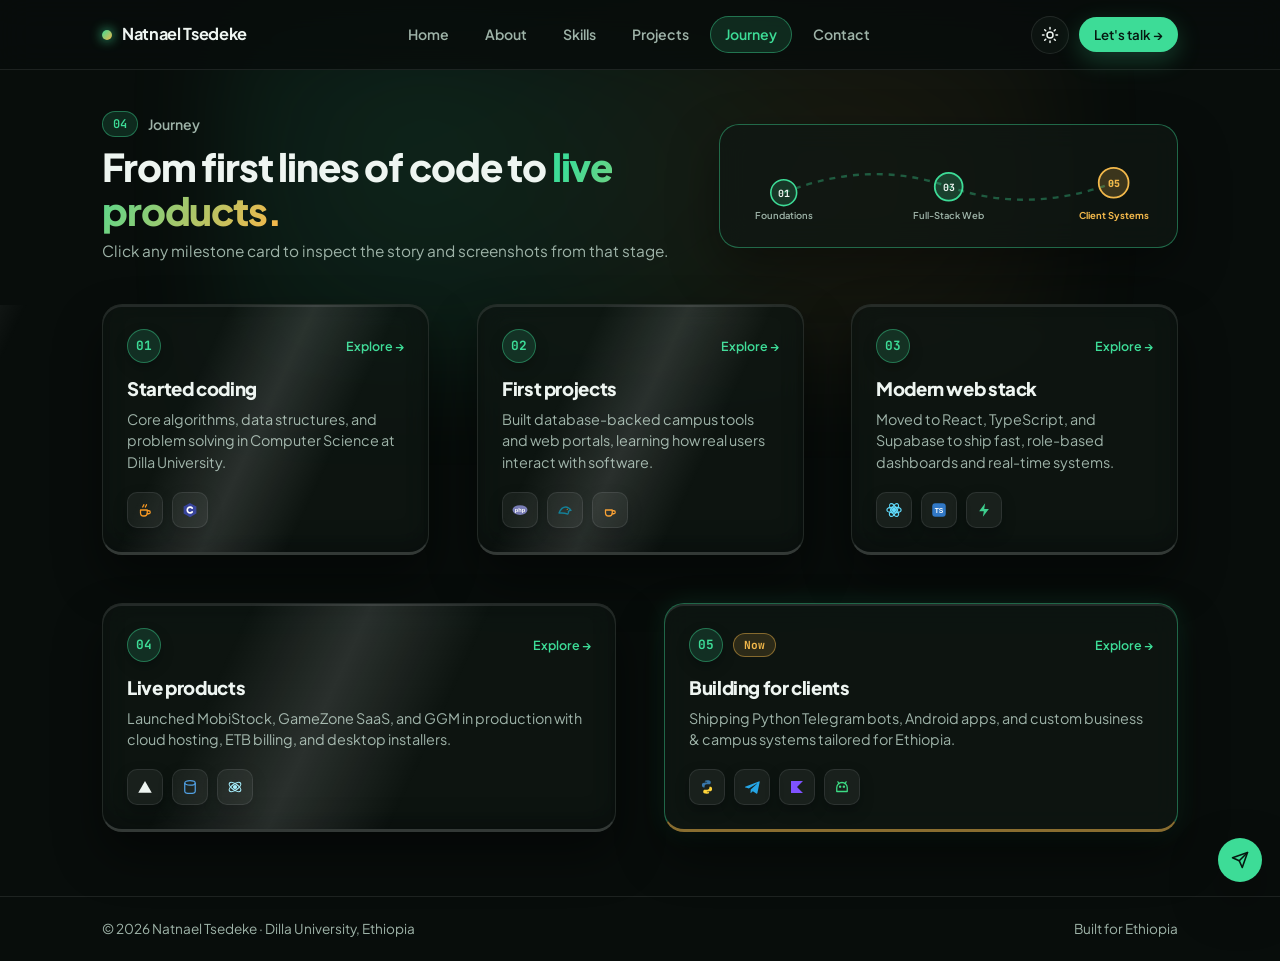
<file: design/Natnael_Tsedeke___Journey.html>
<!DOCTYPE html><html lang="en" data-theme="dark"><head>
  <meta charset="UTF-8">
  <meta name="viewport" content="width=device-width, initial-scale=1.0">
  <title>Natnael Tsedeke | Journey</title>
  <meta name="description" content="Natnael Tsedeke&#39;s journey from first lines of code at Dilla University to building live software products in Ethiopia.">
  <meta name="theme-color" content="#080d0b">
  <link rel="preconnect" href="https://fonts.googleapis.com">
  <link rel="preconnect" href="https://fonts.gstatic.com" crossorigin>
  <link href="https://fonts.googleapis.com/css2?family=JetBrains+Mono:wght@400;500;600&amp;family=Plus+Jakarta+Sans:wght@400;500;600;700;800&amp;display=swap" rel="stylesheet">
  <style>
    :root {
      --bg: #080d0b;
      --bg-elevated: rgba(15, 24, 20, 0.74);
      --bg-elevated-hover: rgba(22, 36, 30, 0.92);
      --bg-header: rgba(8, 13, 11, 0.82);
      --border: rgba(255, 255, 255, 0.09);
      --border-strong: rgba(61, 220, 151, 0.42);
      --text: #eef5f1;
      --text-muted: #9eb3a8;
      --accent: #3ddc97;
      --accent-dim: rgba(61, 220, 151, 0.14);
      --accent-text: #061810;
      --gold: #f2b84b;
      --gold-dim: rgba(242, 184, 75, 0.14);
      --shadow-card: 0 20px 50px rgba(0, 0, 0, 0.38);
      --radius-card: 20px;
      --radius-pill: 9999px;
      --font-sans: 'Plus Jakarta Sans', -apple-system, BlinkMacSystemFont, 'Segoe UI', sans-serif;
      --font-mono: 'JetBrains Mono', ui-monospace, SFMono-Regular, monospace;
      --max-w: 1140px;
      --header-h: 70px;
    }

    html[data-theme="light"] {
      --bg: #f4f8f6;
      --bg-elevated: rgba(255, 255, 255, 0.84);
      --bg-elevated-hover: rgba(255, 255, 255, 0.98);
      --bg-header: rgba(244, 248, 246, 0.85);
      --border: rgba(8, 28, 20, 0.1);
      --border-strong: rgba(18, 138, 88, 0.45);
      --text: #0c1913;
      --text-muted: #42594e;
      --accent: #149e66;
      --accent-dim: rgba(20, 158, 102, 0.12);
      --accent-text: #ffffff;
      --gold: #c98612;
      --gold-dim: rgba(201, 134, 18, 0.12);
      --shadow-card: 0 14px 36px rgba(10, 30, 20, 0.08);
    }

    *, *::before, *::after { box-sizing: border-box; }

    body {
      margin: 0;
      min-height: 100vh;
      display: flex;
      flex-direction: column;
      font-family: var(--font-sans);
      background-color: var(--bg);
      color: var(--text);
      line-height: 1.5;
      overflow-x: clip;
      -webkit-font-smoothing: antialiased;
      transition: background-color 0.25s ease, color 0.25s ease;
    }

    img { display: block; max-width: 100%; }
    a { color: inherit; text-decoration: none; }
    button { font: inherit; color: inherit; cursor: pointer; }
    :focus-visible { outline: 2px solid var(--accent); outline-offset: 3px; }

    .skip-link {
      position: fixed; top: -100px; left: 16px; z-index: 200;
      padding: 10px 18px; border-radius: var(--radius-pill);
      background: var(--accent); color: var(--accent-text); font-weight: 700; font-size: 0.875rem;
    }
    .skip-link:focus { top: 16px; }

    .container { width: 100%; max-width: var(--max-w); margin-inline: auto; padding-inline: 20px; }
    @media (min-width: 768px) { .container { padding-inline: 32px; } }

    .glass {
      background: var(--bg-elevated);
      border: 1px solid var(--border);
      backdrop-filter: blur(14px);
      -webkit-backdrop-filter: blur(14px);
      border-radius: var(--radius-card);
      box-shadow: var(--shadow-card);
    }

    .gradient-text {
      background: linear-gradient(120deg, var(--accent) 10%, var(--gold) 95%);
      -webkit-background-clip: text; background-clip: text; color: transparent;
    }

    .btn {
      display: inline-flex; align-items: center; justify-content: center; gap: 8px;
      padding: 10px 18px; border-radius: var(--radius-pill); font-size: 0.88rem; font-weight: 600;
      border: 1px solid transparent; white-space: nowrap;
      transition: transform 0.18s ease, background-color 0.18s ease, border-color 0.18s ease;
    }
    .btn:hover { transform: translateY(-1px); }
    .btn-primary { background: var(--accent); color: var(--accent-text); box-shadow: 0 8px 24px rgba(61, 220, 151, 0.24); }
    .btn-secondary { background: var(--bg-elevated); border-color: var(--border); color: var(--text); }
    .btn-ghost { background: transparent; border-color: var(--border); color: var(--text-muted); }
    .btn-sm { padding: 7px 14px; font-size: 0.83rem; }

    /* Header */
    .site-header {
      position: sticky; top: 0; z-index: 100; height: var(--header-h);
      background: var(--bg-header); border-bottom: 1px solid var(--border);
      backdrop-filter: blur(16px); -webkit-backdrop-filter: blur(16px);
    }
    .header-inner { height: 100%; display: flex; align-items: center; justify-content: space-between; gap: 14px; }
    .logo { display: inline-flex; align-items: center; gap: 10px; font-weight: 700; font-size: 1.02rem; letter-spacing: -0.02em; white-space: nowrap; }
    .logo-dot { width: 10px; height: 10px; border-radius: 50%; background: linear-gradient(135deg, var(--accent), var(--gold)); box-shadow: 0 0 12px var(--accent); }
    .nav-links { display: none; align-items: center; gap: 6px; }
    .nav-tab {
      background: transparent; border: 1px solid transparent; padding: 7px 14px;
      border-radius: var(--radius-pill); font-size: 0.88rem; font-weight: 600; color: var(--text-muted);
    }
    .nav-tab:hover { color: var(--text); }
    .nav-tab.is-active { color: var(--accent); background: var(--accent-dim); border-color: var(--border-strong); }
    .header-actions { display: flex; align-items: center; gap: 10px; }
    .icon-btn {
      width: 38px; height: 38px; border-radius: var(--radius-pill); border: 1px solid var(--border);
      background: var(--bg-elevated); display: inline-flex; align-items: center; justify-content: center;
    }
    .header-cta { display: none; }
    @media (min-width: 920px) { .nav-links { display: flex; } .header-cta { display: inline-flex; } }

    main { flex: 1; padding: 40px 0 64px; position: relative; }
    .ambient-glow {
      position: absolute; top: -60px; left: 50%; transform: translateX(-50%);
      width: min(860px, 110vw); height: 380px;
      background: radial-gradient(circle at 25% 40%, rgba(61, 220, 151, 0.12), transparent 60%), radial-gradient(circle at 75% 45%, rgba(242, 184, 75, 0.08), transparent 55%);
      filter: blur(44px); pointer-events: none; z-index: 0;
    }
    .content-wrap { position: relative; z-index: 1; }

    /* Top Section + Animated Timeline SVG */
    .journey-top {
      display: grid;
      gap: 24px;
      align-items: center;
      margin-bottom: 42px;
    }
    @media (min-width: 900px) {
      .journey-top { grid-template-columns: 1.12fr 0.88fr; gap: 32px; }
    }
    .section-kicker { display: inline-flex; align-items: center; gap: 10px; font-size: 0.875rem; font-weight: 600; color: var(--text-muted); margin-bottom: 8px; }
    .num-pill {
      display: inline-flex; align-items: center; justify-content: center; padding: 3px 10px;
      border-radius: var(--radius-pill); font-family: var(--font-mono); font-size: 0.75rem; font-weight: 600;
      background: var(--accent-dim); border: 1px solid var(--border-strong); color: var(--accent);
    }
    .section-title { margin: 0 0 6px; font-size: clamp(1.75rem, 3.4vw, 2.4rem); font-weight: 800; letter-spacing: -0.03em; line-height: 1.15; }
    .section-sub { margin: 0; color: var(--text-muted); font-size: 0.96rem; }

    .arc-card {
      padding: 16px 20px;
      border-color: var(--border-strong);
      position: relative;
      overflow: hidden;
    }
    .arc-svg { width: 100%; height: auto; display: block; }
    @keyframes dashMove { to { stroke-dashoffset: -36; } }
    @keyframes pulseDot {
      0%, 100% { transform: scale(1); opacity: 0.85; }
      50% { transform: scale(1.18); opacity: 1; }
    }
    .arc-flow { stroke-dasharray: 6 6; animation: dashMove 1.7s linear infinite; }
    .arc-dot { transform-box: fill-box; transform-origin: center; animation: pulseDot 2.8s ease-in-out infinite; }
    .arc-dot.d2 { animation-delay: -0.9s; }
    .arc-dot.d3 { animation-delay: -1.8s; }

    /* 3D Animated Journey Cards Grid with 48px spacing */
    .journey-grid {
      display: grid;
      gap: 48px;
      perspective: 1200px;
    }
    @media (min-width: 700px) {
      .journey-grid { grid-template-columns: repeat(2, 1fr); }
    }
    @media (min-width: 1024px) {
      .journey-grid { grid-template-columns: repeat(6, 1fr); }
      .journey-card { grid-column: span 2; }
      .journey-card.span-wide { grid-column: span 3; }
    }

    @keyframes cardFloat3D {
      0%, 100% {
        transform: perspective(900px) translateY(0px) rotateX(4deg) rotateY(-6deg) rotateZ(-0.5deg);
      }
      25% {
        transform: perspective(900px) translateY(-8px) rotateX(-3deg) rotateY(4deg) rotateZ(0.4deg);
      }
      50% {
        transform: perspective(900px) translateY(-4px) rotateX(-4.5deg) rotateY(6.5deg) rotateZ(0.6deg);
      }
      75% {
        transform: perspective(900px) translateY(3px) rotateX(3deg) rotateY(-4deg) rotateZ(-0.4deg);
      }
    }

    @keyframes cardClickSpin {
      0% { transform: perspective(900px) rotateY(0deg) scale(1.02); }
      50% { transform: perspective(900px) rotateY(16deg) scale(1.04) translateY(-10px); }
      100% { transform: perspective(900px) rotateY(0deg) scale(1); }
    }

    .journey-card {
      --rx: 0deg;
      --ry: 0deg;
      --mx: 50%;
      --my: 50%;
      position: relative;
      width: 100%;
      text-align: left;
      padding: 24px;
      display: flex;
      flex-direction: column;
      justify-content: space-between;
      gap: 18px;
      transform-style: preserve-3d;
      transform: perspective(900px) rotateX(var(--rx)) rotateY(var(--ry));
      border-bottom: 3px solid rgba(255, 255, 255, 0.16);
      box-shadow:
        0 24px 48px rgba(0, 0, 0, 0.46),
        0 2px 0 rgba(255, 255, 255, 0.1) inset,
        0 -10px 22px rgba(0, 0, 0, 0.24) inset;
      transition: transform 0.22s cubic-bezier(0.22, 1, 0.36, 1), border-color 0.22s ease, background-color 0.22s ease, box-shadow 0.22s ease;
      animation: cardFloat3D 7s ease-in-out infinite;
      will-change: transform;
    }
    .journey-card:nth-child(2) { animation-delay: -1.4s; }
    .journey-card:nth-child(3) { animation-delay: -2.8s; }
    .journey-card:nth-child(4) { animation-delay: -4.2s; }
    .journey-card:nth-child(5) { animation-delay: -5.6s; }

    .journey-card::before {
      content: "";
      position: absolute;
      inset: 0;
      border-radius: inherit;
      background: radial-gradient(340px circle at var(--mx) var(--my), rgba(61, 220, 151, 0.22), transparent 60%);
      opacity: 0;
      pointer-events: none;
      transition: opacity 0.22s ease;
      transform: translateZ(1px);
    }
    .journey-card::after {
      content: "";
      position: absolute;
      inset: 0;
      border-radius: inherit;
      background: linear-gradient(115deg, transparent 28%, rgba(255, 255, 255, 0.12) 48%, transparent 68%);
      transform: translateX(-115%) translateZ(2px);
      transition: transform 0.6s cubic-bezier(0.22, 1, 0.36, 1);
      pointer-events: none;
    }
    .journey-card:hover {
      animation: none;
      transform: perspective(900px) rotateX(var(--rx)) rotateY(var(--ry)) translateY(-12px) translateZ(18px) scale(1.025);
      border-color: var(--border-strong);
      border-bottom-color: var(--accent);
      background: var(--bg-elevated-hover);
      box-shadow:
        0 34px 66px rgba(0, 0, 0, 0.56),
        0 0 34px rgba(61, 220, 151, 0.22),
        0 1px 0 rgba(255, 255, 255, 0.2) inset;
    }
    .journey-card:hover::before { opacity: 1; }
    .journey-card:hover::after { transform: translateX(115%) translateZ(2px); }
    .journey-card.is-spinning {
      animation: cardClickSpin 0.36s cubic-bezier(0.22, 1, 0.36, 1) !important;
    }
    .journey-card.is-now {
      border-color: var(--border-strong);
      border-bottom-color: rgba(242, 184, 75, 0.55);
      box-shadow:
        0 24px 48px rgba(0, 0, 0, 0.48),
        0 0 26px rgba(61, 220, 151, 0.12),
        0 2px 0 rgba(255, 255, 255, 0.1) inset;
    }
    html[data-theme="light"] .journey-card {
      border-bottom: 2px solid rgba(8, 28, 20, 0.16);
      box-shadow: 0 16px 34px rgba(10, 30, 20, 0.11), 0 1px 0 rgba(255, 255, 255, 0.9) inset;
    }

    .journey-card > div:first-child {
      transform: translateZ(22px);
      transform-style: preserve-3d;
    }
    .step-top {
      display: flex;
      align-items: center;
      justify-content: space-between;
      gap: 10px;
      margin-bottom: 12px;
      transform: translateZ(8px);
    }
    .step-left { display: flex; align-items: center; gap: 10px; }
    .step-num {
      width: 34px; height: 34px; border-radius: 50%;
      background: var(--accent-dim); border: 1.5px solid var(--border-strong);
      color: var(--accent); font-family: var(--font-mono); font-size: 0.8rem; font-weight: 700;
      display: inline-flex; align-items: center; justify-content: center;
      box-shadow: 0 6px 14px rgba(0, 0, 0, 0.24);
    }
    .now-badge {
      padding: 3px 10px; border-radius: var(--radius-pill);
      font-family: var(--font-mono); font-size: 0.7rem; font-weight: 700;
      background: var(--gold-dim); border: 1px solid rgba(242, 184, 75, 0.45); color: var(--gold);
    }
    .card-open-hint {
      font-size: 0.78rem; font-weight: 600; color: var(--accent);
      transition: transform 0.2s ease;
    }
    .journey-card:hover .card-open-hint { transform: translateX(4px); }

    .step-title { margin: 0 0 6px; font-size: 1.16rem; font-weight: 800; letter-spacing: -0.02em; transform: translateZ(14px); }
    .step-desc { margin: 0; font-size: 0.9rem; color: var(--text-muted); line-height: 1.5; transform: translateZ(6px); }

    /* Tech Icons */
    .tech-icons {
      display: flex; flex-wrap: wrap; gap: 9px; align-items: center;
      transform: translateZ(28px);
      transform-style: preserve-3d;
    }
    .tech-icon {
      position: relative; width: 36px; height: 36px; border-radius: 10px;
      border: 1px solid var(--border); background: rgba(255, 255, 255, 0.05);
      display: inline-flex; align-items: center; justify-content: center;
      box-shadow: 0 6px 14px rgba(0, 0, 0, 0.25);
      transition: transform 0.2s cubic-bezier(0.22, 1, 0.36, 1), border-color 0.2s ease;
    }
    .journey-card:hover .tech-icon { border-color: rgba(61, 220, 151, 0.32); }
    .tech-icon:hover { transform: translateY(-4px) scale(1.1) translateZ(10px); border-color: var(--accent); }
    html[data-theme="light"] .tech-icon { background: rgba(8, 28, 20, 0.04); box-shadow: 0 4px 10px rgba(10, 30, 20, 0.08); }
    .tech-icon svg { width: 18px; height: 18px; display: block; }
    .tech-icon::after {
      content: attr(data-name); position: absolute; bottom: calc(100% + 6px); left: 50%;
      transform: translateX(-50%) translateY(4px); padding: 3px 7px; border-radius: 6px;
      background: #0d1612; color: #eef5f1; border: 1px solid var(--border-strong);
      font-size: 0.68rem; font-weight: 600; white-space: nowrap; opacity: 0; pointer-events: none;
      transition: opacity 0.15s ease, transform 0.15s ease; z-index: 25;
    }
    .tech-icon:hover::after { opacity: 1; transform: translateX(-50%) translateY(0); }

    /* Popup Modal */
    .modal-backdrop {
      position: fixed; inset: 0; z-index: 160;
      background: rgba(4, 9, 7, 0.78); backdrop-filter: blur(10px); -webkit-backdrop-filter: blur(10px);
      display: none; align-items: center; justify-content: center; padding: 20px;
    }
    .modal-backdrop.is-open { display: flex; animation: fadeOverlay 0.2s ease; }
    @keyframes fadeOverlay { from { opacity: 0; } to { opacity: 1; } }

    .popup-card {
      width: 100%; max-width: 780px; padding: 24px; border-color: var(--border-strong);
      animation: popupSpring 0.34s cubic-bezier(0.22, 1, 0.36, 1);
    }
    @keyframes popupSpring {
      from { opacity: 0; transform: translateY(16px) scale(0.95); }
      to { opacity: 1; transform: translateY(0) scale(1); }
    }
    .popup-head { display: flex; align-items: flex-start; justify-content: space-between; gap: 14px; margin-bottom: 12px; }
    .popup-title { margin: 6px 0 0; font-size: 1.32rem; font-weight: 800; letter-spacing: -0.02em; }
    .popup-desc { margin: 0 0 16px; color: var(--text-muted); font-size: 0.92rem; line-height: 1.55; }

    .popup-carousel {
      position: relative; border-radius: 16px; overflow: hidden;
      border: 1px solid var(--border); background: #0b120f;
    }
    .popup-track { display: flex; transition: transform 0.45s cubic-bezier(0.22, 1, 0.36, 1); }
    .popup-slide {
      min-width: 100%; display: flex; align-items: center; justify-content: center; padding: 14px;
      background: radial-gradient(circle at 50% 40%, rgba(61, 220, 151, 0.08), #09100d 75%);
    }
    .popup-slide img {
      max-height: 320px; width: auto; max-width: 100%; border-radius: 12px;
      box-shadow: 0 16px 36px rgba(0, 0, 0, 0.45); object-fit: contain;
    }
    .popup-bar {
      display: flex; align-items: center; justify-content: space-between; gap: 12px;
      padding: 10px 16px; background: rgba(8, 13, 11, 0.92);
      border-top: 1px solid rgba(255, 255, 255, 0.08); color: #eef5f1;
    }
    .popup-caption { font-size: 0.84rem; font-weight: 600; color: #c7d8cf; }
    .popup-controls { display: flex; align-items: center; gap: 8px; }
    .carousel-dots { display: flex; gap: 6px; margin-right: 4px; }
    .carousel-dot { width: 8px; height: 8px; padding: 0; border: 0; border-radius: 50%; background: rgba(255, 255, 255, 0.28); }
    .carousel-dot[aria-selected="true"] { background: var(--accent); transform: scale(1.2); }
    .carousel-btn {
      width: 32px; height: 32px; border-radius: 50%; border: 1px solid rgba(255, 255, 255, 0.18);
      background: rgba(255, 255, 255, 0.07); color: #eef5f1; display: inline-flex; align-items: center; justify-content: center; font-size: 1.05rem;
    }
    .carousel-btn:hover { background: rgba(61, 220, 151, 0.22); border-color: var(--accent); }
    .popup-foot { display: flex; flex-wrap: wrap; align-items: center; justify-content: space-between; gap: 12px; margin-top: 16px; }

    /* Floating Telegram & Footer */
    .floating-dock { position: fixed; right: 18px; bottom: 18px; z-index: 90; }
    .fab {
      width: 44px; height: 44px; border-radius: 50%; background: var(--accent); color: var(--accent-text);
      display: inline-flex; align-items: center; justify-content: center; box-shadow: var(--shadow-card);
    }
    .site-footer { border-top: 1px solid var(--border); padding: 22px 0; }
    .footer-inner { display: flex; flex-wrap: wrap; align-items: center; justify-content: space-between; gap: 12px; font-size: 0.85rem; color: var(--text-muted); }

    @media (prefers-reduced-motion: reduce) {
      *, *::before, *::after { animation-duration: 0.01ms !important; transition-duration: 0.01ms !important; }
    }
  </style>
</head>
<body>
  <a href="#main" class="skip-link">Skip to content</a>

  <header class="site-header">
    <div class="container header-inner">
      <a href="../../index.html" class="logo">
        <span class="logo-dot" aria-hidden="true"></span>
        <span>Natnael Tsedeke</span>
      </a>

      <nav class="nav-links" aria-label="Portfolio sections">
        <a href="../../index.html" class="nav-tab">Home</a>
        <a href="../about-journey/AboutAndJourney.html" class="nav-tab">About</a>
        <a href="../skills/Skills.html" class="nav-tab">Skills</a>
        <a href="../projects/Projects.html" class="nav-tab">Projects</a>
        <a href="#journey" class="nav-tab is-active">Journey</a>
        <a href="../../index.html" class="nav-tab">Contact</a>
      </nav>

      <div class="header-actions">
        <button id="theme-toggle" class="icon-btn" type="button" aria-label="Switch to light theme" aria-pressed="false">
          <svg id="theme-icon-sun" width="18" height="18" viewBox="0 0 24 24" fill="none" stroke="currentColor" stroke-width="2" stroke-linecap="round" stroke-linejoin="round" aria-hidden="true">
            <circle cx="12" cy="12" r="4"></circle>
            <path d="M12 2v2M12 20v2M4.93 4.93l1.41 1.41M17.66 17.66l1.41 1.41M2 12h2M20 12h2M6.34 17.66l-1.41 1.41M19.07 4.93l-1.41 1.41"></path>
          </svg>
          <svg id="theme-icon-moon" width="18" height="18" viewBox="0 0 24 24" fill="none" stroke="currentColor" stroke-width="2" stroke-linecap="round" stroke-linejoin="round" aria-hidden="true" style="display:none;">
            <path d="M12 3a6 6 0 0 0 9 9 9 9 0 1 1-9-9Z"></path>
          </svg>
        </button>
        <a href="https://t.me/NATIOPIA_10" target="_blank" rel="noopener noreferrer" class="btn btn-primary btn-sm header-cta">Let&#39;s talk →</a>
      </div>
    </div>
  </header>

  <main id="main">
    <div class="ambient-glow" aria-hidden="true"></div>
    <div id="journey" class="container content-wrap">
      <div class="journey-top">
        <div>
          <div class="section-kicker"><span class="num-pill">04</span><span>Journey</span></div>
          <h1 class="section-title">From first lines of code to <span class="gradient-text">live products.</span></h1>
          <p class="section-sub">Click any milestone card to inspect the story and screenshots from that stage.</p>
        </div>

        <!-- Animated Timeline Arc Graphic -->
        <div class="glass arc-card" aria-label="Progression from fundamentals to live client systems">
          <svg class="arc-svg" viewBox="0 0 420 90" fill="none" xmlns="http://www.w3.org/2000/svg">
            <path d="M44 52 Q130 18 210 46 T376 42" stroke="rgba(61,220,151,0.35)" stroke-width="2.4" class="arc-flow"></path>
            <g class="arc-dot d1">
              <circle cx="44" cy="52" r="13" fill="rgba(61,220,151,0.16)" stroke="#3ddc97" stroke-width="1.6"></circle>
              <text x="44" y="56" text-anchor="middle" fill="#eef5f1" font-size="10" font-weight="700" font-family="JetBrains Mono, monospace">01</text>
              <text x="44" y="78" text-anchor="middle" fill="#9eb3a8" font-size="9.5" font-weight="600" font-family="Plus Jakarta Sans, sans-serif">Foundations</text>
            </g>
            <g class="arc-dot d2">
              <circle cx="210" cy="46" r="14" fill="rgba(61,220,151,0.22)" stroke="#3ddc97" stroke-width="1.8"></circle>
              <text x="210" y="50" text-anchor="middle" fill="#eef5f1" font-size="10" font-weight="700" font-family="JetBrains Mono, monospace">03</text>
              <text x="210" y="78" text-anchor="middle" fill="#9eb3a8" font-size="9.5" font-weight="600" font-family="Plus Jakarta Sans, sans-serif">Full-Stack Web</text>
            </g>
            <g class="arc-dot d3">
              <circle cx="376" cy="42" r="15" fill="rgba(242,184,75,0.2)" stroke="#f2b84b" stroke-width="1.8"></circle>
              <text x="376" y="46" text-anchor="middle" fill="#f2b84b" font-size="10" font-weight="800" font-family="JetBrains Mono, monospace">05</text>
              <text x="376" y="78" text-anchor="middle" fill="#f2b84b" font-size="9.5" font-weight="700" font-family="Plus Jakarta Sans, sans-serif">Client Systems</text>
            </g>
          </svg>
        </div>
      </div>

      <!-- 5 3D Animated Milestone Cards -->
      <div class="journey-grid">
        <!-- 01 -->
        <button type="button" class="glass journey-card" data-step="step1">
          <div>
            <div class="step-top">
              <div class="step-left"><span class="step-num">01</span></div>
              <span class="card-open-hint">Explore →</span>
            </div>
            <h2 class="step-title">Started coding</h2>
            <p class="step-desc">Core algorithms, data structures, and problem solving in Computer Science at Dilla University.</p>
          </div>
          <div class="tech-icons">
            <span class="tech-icon" data-name="Java" title="Java"><svg viewBox="0 0 24 24" fill="none" stroke="#F89820" stroke-width="1.7" stroke-linecap="round" stroke-linejoin="round"><path d="M6 12h9v4a4 4 0 0 1-4 4H10a4 4 0 0 1-4-4v-4Z"></path><path d="M15 13h2a2 2 0 0 1 0 4h-2"></path><path d="M9 8c0-1.2 1.5-1.5 1.5-3M12.5 8c0-1.2 1.5-1.5 1.5-3"></path></svg></span>
            <span class="tech-icon" data-name="C" title="C"><svg viewBox="0 0 24 24"><polygon points="12,2.5 20.5,7.2 20.5,16.8 12,21.5 3.5,16.8 3.5,7.2" fill="#283593"></polygon><path d="M15 9.5a3.8 3.8 0 1 0 0 5" fill="none" stroke="#fff" stroke-width="2.2" stroke-linecap="round"></path></svg></span>
          </div>
        </button>

        <!-- 02 -->
        <button type="button" class="glass journey-card" data-step="step2">
          <div>
            <div class="step-top">
              <div class="step-left"><span class="step-num">02</span></div>
              <span class="card-open-hint">Explore →</span>
            </div>
            <h2 class="step-title">First projects</h2>
            <p class="step-desc">Built database-backed campus tools and web portals, learning how real users interact with software.</p>
          </div>
          <div class="tech-icons">
            <span class="tech-icon" data-name="PHP" title="PHP"><svg viewBox="0 0 24 24"><ellipse cx="12" cy="12" rx="10" ry="6.5" fill="#777BB4"></ellipse><text x="12" y="14.5" text-anchor="middle" font-size="7.5" font-weight="800" fill="#fff" font-family="sans-serif">php</text></svg></span>
            <span class="tech-icon" data-name="MySQL" title="MySQL"><svg viewBox="0 0 24 24" fill="none" stroke="#00758F" stroke-width="1.8" stroke-linecap="round" stroke-linejoin="round"><path d="M4 16c2-5 5-8 9-8 3 0 5 1.8 7 4.5-1.5 0-2.8.5-3.5 1.5.5 1.2.2 2.5-.8 3.5-2.5-1-5-1.5-8-1.5H4Z"></path><circle cx="15" cy="11" r=".8" fill="#F29111" stroke="none"></circle></svg></span>
            <span class="tech-icon" data-name="Java" title="Java"><svg viewBox="0 0 24 24" fill="none" stroke="#F89820" stroke-width="1.7" stroke-linecap="round" stroke-linejoin="round"><path d="M6 12h9v4a4 4 0 0 1-4 4H10a4 4 0 0 1-4-4v-4Z"></path><path d="M15 13h2a2 2 0 0 1 0 4h-2"></path></svg></span>
          </div>
        </button>

        <!-- 03 -->
        <button type="button" class="glass journey-card" data-step="step3">
          <div>
            <div class="step-top">
              <div class="step-left"><span class="step-num">03</span></div>
              <span class="card-open-hint">Explore →</span>
            </div>
            <h2 class="step-title">Modern web stack</h2>
            <p class="step-desc">Moved to React, TypeScript, and Supabase to ship fast, role-based dashboards and real-time systems.</p>
          </div>
          <div class="tech-icons">
            <span class="tech-icon" data-name="React" title="React"><svg viewBox="0 0 24 24" fill="none" stroke="#61DAFB" stroke-width="1.6"><circle cx="12" cy="12" r="2.1" fill="#61DAFB"></circle><ellipse cx="12" cy="12" rx="9.5" ry="3.8"></ellipse><ellipse cx="12" cy="12" rx="9.5" ry="3.8" transform="rotate(60 12 12)"></ellipse><ellipse cx="12" cy="12" rx="9.5" ry="3.8" transform="rotate(120 12 12)"></ellipse></svg></span>
            <span class="tech-icon" data-name="TypeScript" title="TypeScript"><svg viewBox="0 0 24 24"><rect x="3" y="3" width="18" height="18" rx="4" fill="#3178C6"></rect><text x="12" y="15.5" text-anchor="middle" font-size="9" font-weight="800" fill="#fff" font-family="sans-serif">TS</text></svg></span>
            <span class="tech-icon" data-name="Supabase" title="Supabase"><svg viewBox="0 0 24 24" fill="#3ECF8E"><path d="M13.5 3 5.5 13.5h6.2L10.5 21l8-10.5h-6.2L13.5 3Z"></path></svg></span>
          </div>
        </button>

        <!-- 04 -->
        <button type="button" class="glass journey-card span-wide" data-step="step4">
          <div>
            <div class="step-top">
              <div class="step-left"><span class="step-num">04</span></div>
              <span class="card-open-hint">Explore →</span>
            </div>
            <h2 class="step-title">Live products</h2>
            <p class="step-desc">Launched MobiStock, GameZone SaaS, and GGM in production with cloud hosting, ETB billing, and desktop installers.</p>
          </div>
          <div class="tech-icons">
            <span class="tech-icon" data-name="Vercel" title="Vercel"><svg viewBox="0 0 24 24" fill="currentColor"><polygon points="12,4 21,19.5 3,19.5"></polygon></svg></span>
            <span class="tech-icon" data-name="PostgreSQL" title="PostgreSQL"><svg viewBox="0 0 24 24" fill="none" stroke="#4D9DE0" stroke-width="1.7"><ellipse cx="12" cy="6.5" rx="7" ry="3"></ellipse><path d="M5 6.5v11c0 1.66 3.13 3 7 3s7-1.34 7-3v-11"></path></svg></span>
            <span class="tech-icon" data-name="Electron" title="Electron"><svg viewBox="0 0 24 24" fill="none" stroke="#9FEAF9" stroke-width="1.6"><circle cx="12" cy="12" r="2" fill="#9FEAF9"></circle><ellipse cx="12" cy="12" rx="9" ry="4" transform="rotate(35 12 12)"></ellipse><ellipse cx="12" cy="12" rx="9" ry="4" transform="rotate(-35 12 12)"></ellipse></svg></span>
          </div>
        </button>

        <!-- 05 (Now) -->
        <button type="button" class="glass journey-card span-wide is-now" data-step="step5">
          <div>
            <div class="step-top">
              <div class="step-left"><span class="step-num">05</span><span class="now-badge">Now</span></div>
              <span class="card-open-hint">Explore →</span>
            </div>
            <h2 class="step-title">Building for clients</h2>
            <p class="step-desc">Shipping Python Telegram bots, Android apps, and custom business &amp; campus systems tailored for Ethiopia.</p>
          </div>
          <div class="tech-icons">
            <span class="tech-icon" data-name="Python" title="Python"><svg viewBox="0 0 24 24"><path fill="#3776AB" d="M12 3c-3 0-2.8 1.3-2.8 1.3v1.4h2.9v.5H8c-1.5 0-2.8.9-2.8 3.2 0 2.3 1.1 3.1 2.4 3.1h1.2v-1.6c0-1.4 1.2-2.6 2.7-2.6h3.4c1.2 0 2.1-.9 2.1-2.1V5.2C17 3.9 15.8 3 12 3Zm-1.5 1.2a.6.6 0 1 1 0 1.2.6.6 0 0 1 0-1.2Z"></path><path fill="#FFD43B" d="M12 21c3 0 2.8-1.3 2.8-1.3v-1.4h-2.9v-.5H16c1.5 0 2.8-.9 2.8-3.2 0-2.3-1.1-3.1-2.4-3.1h-1.2v1.6c0 1.4-1.2 2.6-2.7 2.6H9.1c-1.2 0-2.1.9-2.1 2.1v1c0 1.3 1.2 2.2 5 2.2Zm1.5-1.2a.6.6 0 1 1 0-1.2.6.6 0 0 1 0-1.2Z"></path></svg></span>
            <span class="tech-icon" data-name="Telegram Bots" title="Telegram Bots"><svg viewBox="0 0 24 24" fill="#26A5E4"><path d="M21 4.5 3.6 11.2c-1.2.5-1.2 1.2-.2 1.5l4.4 1.4 10.3-6.5c.5-.3.9-.1.6.2l-8.4 7.6-.3 4.6c.4 0 .6-.2.9-.4l2.2-2.1 4.5 3.3c.8.5 1.4.2 1.6-.8L22.2 5.7c.3-1.2-.5-1.7-1.2-1.2Z"></path></svg></span>
            <span class="tech-icon" data-name="Kotlin" title="Kotlin"><svg viewBox="0 0 24 24"><path fill="#7F52FF" d="M4 4h16l-8 8 8 8H4V4Z"></path></svg></span>
            <span class="tech-icon" data-name="Android" title="Android"><svg viewBox="0 0 24 24" fill="none" stroke="#3DDC84" stroke-width="1.7" stroke-linecap="round" stroke-linejoin="round"><path d="M5 13a7 7 0 0 1 14 0v5H5v-5Z"></path><path d="M8 7.5 6.5 5M16 7.5 17.5 5"></path><circle cx="9.5" cy="11.5" r=".8" fill="#3DDC84"></circle><circle cx="14.5" cy="11.5" r=".8" fill="#3DDC84"></circle></svg></span>
          </div>
        </button>
      </div>
    </div>
  </main>

  <!-- Milestone Popup Modal -->
  <div id="journey-modal" class="modal-backdrop" role="dialog" aria-modal="true" aria-labelledby="popup-title">
    <div class="glass popup-card">
      <div class="popup-head">
        <div>
          <span id="popup-num" class="num-pill">01</span>
          <h2 id="popup-title" class="popup-title">Started coding</h2>
        </div>
        <button id="popup-close" class="icon-btn" type="button" aria-label="Close milestone preview">×</button>
      </div>

      <p id="popup-desc" class="popup-desc"></p>

      <div id="popup-carousel" class="popup-carousel" aria-roledescription="carousel">
        <div id="popup-track" class="popup-track"></div>
        <div class="popup-bar">
          <span id="popup-caption" class="popup-caption">Milestone preview</span>
          <div class="popup-controls">
            <div id="popup-dots" class="carousel-dots" role="tablist"></div>
            <button id="popup-prev" class="carousel-btn" type="button" aria-label="Previous slide">‹</button>
            <button id="popup-next" class="carousel-btn" type="button" aria-label="Next slide">›</button>
          </div>
        </div>
      </div>

      <div class="popup-foot">
        <a href="../projects/Projects.html" class="btn btn-primary btn-sm">View all projects →</a>
        <button id="popup-close-btn" type="button" class="btn btn-ghost btn-sm">Close</button>
      </div>
    </div>
  </div>

  <footer class="site-footer">
    <div class="container footer-inner">
      <span>© 2026 Natnael Tsedeke · Dilla University, Ethiopia</span>
      <span>Built for Ethiopia</span>
    </div>
  </footer>

  <div class="floating-dock" aria-label="Quick actions">
    <a href="https://t.me/NATIOPIA_10" target="_blank" rel="noopener noreferrer" class="fab" aria-label="Message on Telegram" title="Message on Telegram">
      <svg width="18" height="18" viewBox="0 0 24 24" fill="none" stroke="currentColor" stroke-width="2.1" stroke-linecap="round" stroke-linejoin="round" aria-hidden="true"><path d="m22 2-7 20-4-9-9-4Z"></path><path d="M22 2 11 13"></path></svg>
    </a>
  </div>

  <script data-stitch-original-script="f706f5f67d533d22===../../images/gradecalc_desktop.jpg|||3b5e4f50b4c9e3e9===../../images/dilla_desktop.jpg|||3b5e4f50b4c9e3e9===../../images/dilla_desktop.jpg|||dece2f581579e50c===../../images/dilla_mobile.jpg|||b63c210fd84038cf===../../images/ggm_desktop.jpg|||d3879045da262cfb===../../images/ggm_mobile.jpg|||b13848a6c53b3b3f===../../images/mobistock_inventory.jpg|||b3352fa244e5f298===../../images/mobistock_pos.jpg|||d9cae84cc8c94124===../../images/gamezone_desktop.jpg|||d5e4c6e2d006f679===../../images/moviebot_desktop.jpg|||8653f66c8c699168===../../images/moviebot_mobile.jpg|||04c3e3cb9a46a806===../../images/gradecalc_mobile.jpg">
    (function () {
      var root = document.documentElement;
      var themeToggle = document.getElementById('theme-toggle');
      var sunIcon = document.getElementById('theme-icon-sun');
      var moonIcon = document.getElementById('theme-icon-moon');

      function applyTheme(theme) {
        root.setAttribute('data-theme', theme);
        var isLight = theme === 'light';
        sunIcon.style.display = isLight ? 'none' : 'block';
        moonIcon.style.display = isLight ? 'block' : 'none';
        themeToggle.setAttribute('aria-pressed', String(isLight));
        try { localStorage.setItem('nt_theme', theme); } catch (e) {}
      }
      try {
        var savedTheme = localStorage.getItem('nt_theme');
        if (savedTheme === 'light' || savedTheme === 'dark') applyTheme(savedTheme);
      } catch (e) {}
      themeToggle.addEventListener('click', function () {
        applyTheme(root.getAttribute('data-theme') === 'light' ? 'dark' : 'light');
      });

      var milestones = {
        step1: {
          num: '01 · FOUNDATIONS',
          title: 'Started coding',
          desc: 'Began Computer Science at Dilla University with C and Java, building strong fundamentals in algorithms, memory, and object-oriented design.',
          slides: [
            { src: 'https://lh3.googleusercontent.com/aida/[base64]', label: 'Academic foundation · Structured logic & GPA systems' },
            { src: 'https://lh3.googleusercontent.com/aida/[base64]', label: 'Dilla University · Campus problem solving' }
          ]
        },
        step2: {
          num: '02 · EARLY SYSTEMS',
          title: 'First projects',
          desc: 'Built database-backed tools with PHP, MySQL, and Java, turning paper workflows into searchable digital records.',
          slides: [
            { src: 'https://lh3.googleusercontent.com/aida/[base64]', label: 'Campus portal · Student registration & rooms' },
            { src: 'https://lh3.googleusercontent.com/aida/[base64]', label: 'Mobile pass · QR-code student ID cards' }
          ]
        },
        step3: {
          num: '03 · MODERN STACK',
          title: 'Modern web stack',
          desc: 'Adopted React, TypeScript, and Supabase to deliver role-based dashboards, realtime updates, and clean mobile-first interfaces.',
          slides: [
            { src: 'https://lh3.googleusercontent.com/aida/[base64]', label: 'GGM · Multi-role marketplace portal' },
            { src: 'https://lh3.googleusercontent.com/aida/[base64]', label: 'GGM · Responsive mobile storefront' }
          ]
        },
        step4: {
          num: '04 · PRODUCTION',
          title: 'Live products',
          desc: 'Shipped MobiStock and GameZone Management System to real shops and gaming centers with ETB billing, profit analytics, and desktop installers.',
          slides: [
            { src: 'https://lh3.googleusercontent.com/aida/[base64]', label: 'MobiStock · Inventory & low-stock alerts' },
            { src: 'https://lh3.googleusercontent.com/aida/[base64]', label: 'MobiStock · Point-of-Sale terminal' },
            { src: 'https://lh3.googleusercontent.com/aida/[base64]', label: 'GameZone · Session timers & ETB billing' }
          ]
        },
        step5: {
          num: '05 · NOW',
          title: 'Building for clients',
          desc: 'Currently building Python Telegram order bots with Telebirr payments, Kotlin Android apps, and custom software for Ethiopian businesses.',
          slides: [
            { src: 'https://lh3.googleusercontent.com/aida/[base64]', label: 'Python Telegram Bot · Search & admin approval' },
            { src: 'https://lh3.googleusercontent.com/aida/[base64]', label: 'Telegram Mobile · Telebirr payment flow' },
            { src: 'https://lh3.googleusercontent.com/aida/[base64]', label: 'GradeCalc · Kotlin Android app' }
          ]
        }
      };

      var modal = document.getElementById('journey-modal');
      var popupNum = document.getElementById('popup-num');
      var popupTitle = document.getElementById('popup-title');
      var popupDesc = document.getElementById('popup-desc');
      var popupTrack = document.getElementById('popup-track');
      var popupDots = document.getElementById('popup-dots');
      var popupCaption = document.getElementById('popup-caption');
      var popupCarousel = document.getElementById('popup-carousel');

      var currentSlides = [];
      var activeSlide = 0;
      var autoTimer = null;
      var lastTrigger = null;

      function renderSlide(index) {
        activeSlide = (index + currentSlides.length) % currentSlides.length;
        popupTrack.style.transform = 'translateX(-' + (activeSlide * 100) + '%)';
        popupCaption.textContent = currentSlides[activeSlide].label;
        popupDots.querySelectorAll('.carousel-dot').forEach(function (d, i) {
          d.setAttribute('aria-selected', String(i === activeSlide));
        });
      }

      function stopAuto() { if (autoTimer) { clearInterval(autoTimer); autoTimer = null; } }
      function startAuto() {
        stopAuto();
        if (currentSlides.length < 2) return;
        if (window.matchMedia && window.matchMedia('(prefers-reduced-motion: reduce)').matches) return;
        autoTimer = setInterval(function () { renderSlide(activeSlide + 1); }, 3600);
      }

      function openMilestone(key, trigger) {
        var m = milestones[key];
        if (!m) return;
        lastTrigger = trigger;
        currentSlides = m.slides;

        popupNum.textContent = m.num;
        popupTitle.textContent = m.title;
        popupDesc.textContent = m.desc;

        popupTrack.innerHTML = m.slides.map(function (s) {
          return '<div class="popup-slide"><img src="' + s.src + '" alt="' + s.label + '"></div>';
        }).join('');

        popupDots.innerHTML = m.slides.map(function (s, i) {
          return '<button class="carousel-dot" type="button" role="tab" aria-selected="' + (i === 0) + '" aria-label="Slide ' + (i + 1) + '" data-idx="' + i + '"></button>';
        }).join('');

        popupDots.querySelectorAll('.carousel-dot').forEach(function (dot) {
          dot.addEventListener('click', function () {
            renderSlide(Number(dot.getAttribute('data-idx')));
            startAuto();
          });
        });

        renderSlide(0);
        modal.classList.add('is-open');
        startAuto();
      }

      function closeModal() {
        stopAuto();
        modal.classList.remove('is-open');
        if (lastTrigger) lastTrigger.focus();
      }

      var prefersReducedMotion = window.matchMedia && window.matchMedia('(prefers-reduced-motion: reduce)').matches;
      document.querySelectorAll('.journey-card').forEach(function (card) {
        card.addEventListener('click', function () {
          var key = card.getAttribute('data-step');
          if (!prefersReducedMotion) {
            card.classList.add('is-spinning');
            setTimeout(function () {
              card.classList.remove('is-spinning');
              openMilestone(key, card);
            }, 170);
          } else {
            openMilestone(key, card);
          }
        });

        if (!prefersReducedMotion) {
          card.addEventListener('pointermove', function (e) {
            var rect = card.getBoundingClientRect();
            var px = (e.clientX - rect.left) / rect.width;
            var py = (e.clientY - rect.top) / rect.height;
            card.style.setProperty('--rx', ((0.5 - py) * 16).toFixed(2) + 'deg');
            card.style.setProperty('--ry', ((px - 0.5) * 18).toFixed(2) + 'deg');
            card.style.setProperty('--mx', (px * 100).toFixed(1) + '%');
            card.style.setProperty('--my', (py * 100).toFixed(1) + '%');
          });
          card.addEventListener('pointerleave', function () {
            card.style.setProperty('--rx', '0deg');
            card.style.setProperty('--ry', '0deg');
            card.style.setProperty('--mx', '50%');
            card.style.setProperty('--my', '50%');
          });
        }
      });

      document.getElementById('popup-prev').addEventListener('click', function () { renderSlide(activeSlide - 1); startAuto(); });
      document.getElementById('popup-next').addEventListener('click', function () { renderSlide(activeSlide + 1); startAuto(); });
      document.getElementById('popup-close').addEventListener('click', closeModal);
      document.getElementById('popup-close-btn').addEventListener('click', closeModal);
      modal.addEventListener('click', function (e) { if (e.target === modal) closeModal(); });
      document.addEventListener('keydown', function (e) { if (e.key === 'Escape' && modal.classList.contains('is-open')) closeModal(); });
      popupCarousel.addEventListener('mouseenter', stopAuto);
      popupCarousel.addEventListener('mouseleave', startAuto);
    })();
  </script>


</body></html>
</file>
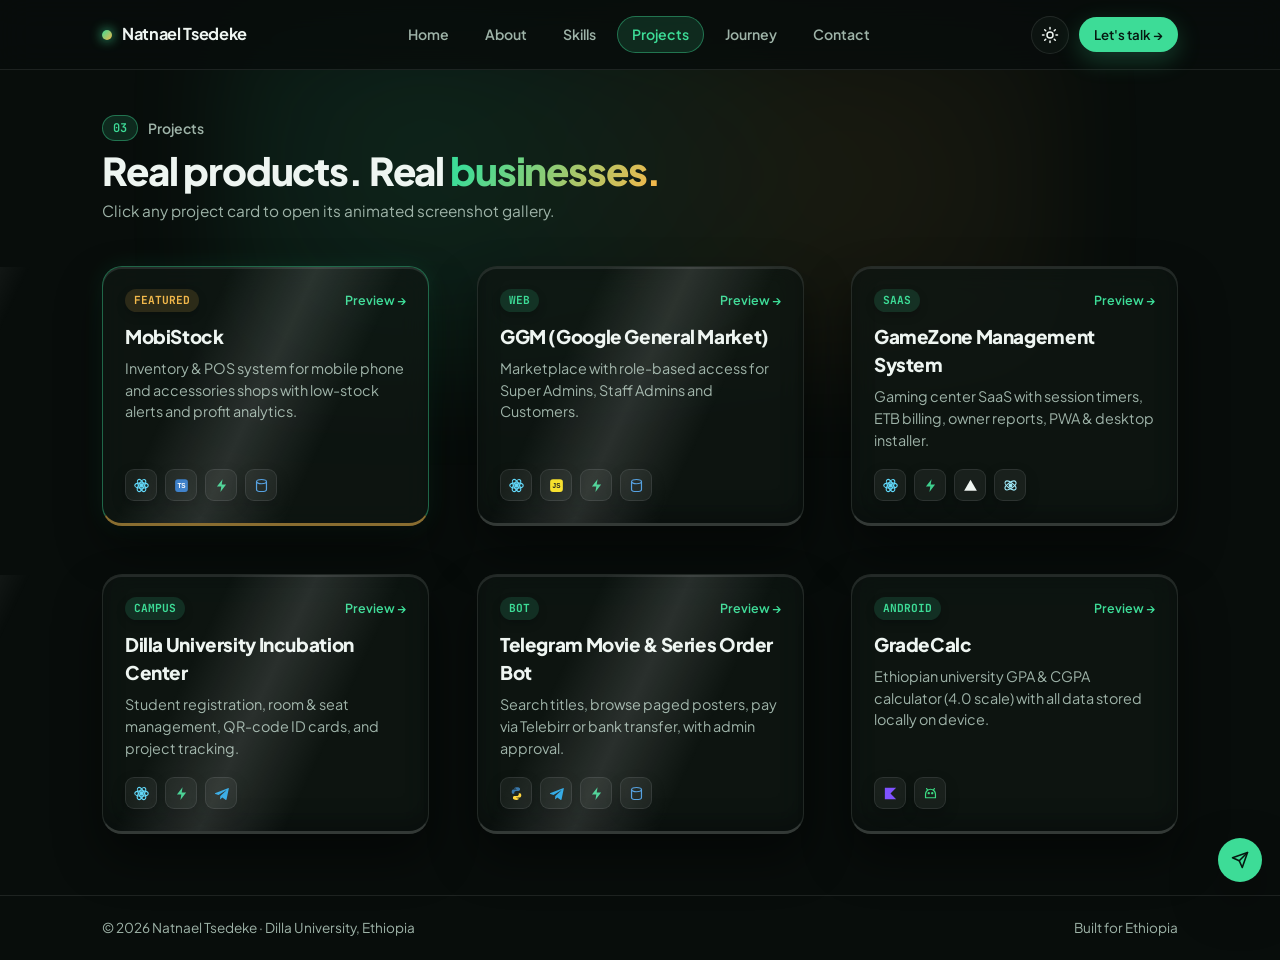
<file: design/Natnael_Tsedeke___Projects.html>
<!DOCTYPE html><html lang="en" data-theme="dark"><head>
  <meta charset="UTF-8">
  <meta name="viewport" content="width=device-width, initial-scale=1.0">
  <title>Natnael Tsedeke | Projects</title>
  <meta name="description" content="Real software products built by Natnael Tsedeke for businesses and campuses in Ethiopia.">
  <meta name="theme-color" content="#080d0b">
  <link rel="preconnect" href="https://fonts.googleapis.com">
  <link rel="preconnect" href="https://fonts.gstatic.com" crossorigin>
  <link href="https://fonts.googleapis.com/css2?family=JetBrains+Mono:wght@400;500;600&amp;family=Plus+Jakarta+Sans:wght@400;500;600;700;800&amp;display=swap" rel="stylesheet">
  <style>
    :root {
      --bg: #080d0b;
      --bg-elevated: rgba(15, 24, 20, 0.74);
      --bg-elevated-hover: rgba(22, 36, 30, 0.92);
      --bg-header: rgba(8, 13, 11, 0.82);
      --border: rgba(255, 255, 255, 0.09);
      --border-strong: rgba(61, 220, 151, 0.42);
      --text: #eef5f1;
      --text-muted: #9eb3a8;
      --accent: #3ddc97;
      --accent-dim: rgba(61, 220, 151, 0.14);
      --accent-text: #061810;
      --gold: #f2b84b;
      --gold-dim: rgba(242, 184, 75, 0.14);
      --shadow-card: 0 20px 50px rgba(0, 0, 0, 0.38);
      --radius-card: 20px;
      --radius-pill: 9999px;
      --font-sans: 'Plus Jakarta Sans', -apple-system, BlinkMacSystemFont, 'Segoe UI', sans-serif;
      --font-mono: 'JetBrains Mono', ui-monospace, SFMono-Regular, monospace;
      --max-w: 1140px;
      --header-h: 70px;
    }

    html[data-theme="light"] {
      --bg: #f4f8f6;
      --bg-elevated: rgba(255, 255, 255, 0.84);
      --bg-elevated-hover: rgba(255, 255, 255, 0.98);
      --bg-header: rgba(244, 248, 246, 0.85);
      --border: rgba(8, 28, 20, 0.1);
      --border-strong: rgba(18, 138, 88, 0.45);
      --text: #0c1913;
      --text-muted: #42594e;
      --accent: #149e66;
      --accent-dim: rgba(20, 158, 102, 0.12);
      --accent-text: #ffffff;
      --gold: #c98612;
      --gold-dim: rgba(201, 134, 18, 0.12);
      --shadow-card: 0 14px 36px rgba(10, 30, 20, 0.08);
    }

    *, *::before, *::after { box-sizing: border-box; }

    body {
      margin: 0;
      min-height: 100vh;
      display: flex;
      flex-direction: column;
      font-family: var(--font-sans);
      background-color: var(--bg);
      color: var(--text);
      line-height: 1.5;
      overflow-x: clip;
      -webkit-font-smoothing: antialiased;
      transition: background-color 0.25s ease, color 0.25s ease;
    }

    img { display: block; max-width: 100%; }
    a { color: inherit; text-decoration: none; }
    button { font: inherit; color: inherit; cursor: pointer; }
    :focus-visible { outline: 2px solid var(--accent); outline-offset: 3px; }

    .skip-link {
      position: fixed; top: -100px; left: 16px; z-index: 200;
      padding: 10px 18px; border-radius: var(--radius-pill);
      background: var(--accent); color: var(--accent-text); font-weight: 700; font-size: 0.875rem;
    }
    .skip-link:focus { top: 16px; }

    .container { width: 100%; max-width: var(--max-w); margin-inline: auto; padding-inline: 20px; }
    @media (min-width: 768px) { .container { padding-inline: 32px; } }

    .glass {
      background: var(--bg-elevated);
      border: 1px solid var(--border);
      backdrop-filter: blur(14px);
      -webkit-backdrop-filter: blur(14px);
      border-radius: var(--radius-card);
      box-shadow: var(--shadow-card);
    }

    .gradient-text {
      background: linear-gradient(120deg, var(--accent) 10%, var(--gold) 95%);
      -webkit-background-clip: text; background-clip: text; color: transparent;
    }

    .btn {
      display: inline-flex; align-items: center; justify-content: center; gap: 8px;
      padding: 10px 18px; border-radius: var(--radius-pill); font-size: 0.88rem; font-weight: 600;
      border: 1px solid transparent; white-space: nowrap;
      transition: transform 0.18s ease, background-color 0.18s ease, border-color 0.18s ease;
    }
    .btn:hover { transform: translateY(-1px); }
    .btn-primary { background: var(--accent); color: var(--accent-text); box-shadow: 0 8px 24px rgba(61, 220, 151, 0.24); }
    .btn-secondary { background: var(--bg-elevated); border-color: var(--border); color: var(--text); }
    .btn-ghost { background: transparent; border-color: var(--border); color: var(--text-muted); }
    .btn-sm { padding: 7px 14px; font-size: 0.83rem; }

    /* Header */
    .site-header {
      position: sticky; top: 0; z-index: 100; height: var(--header-h);
      background: var(--bg-header); border-bottom: 1px solid var(--border);
      backdrop-filter: blur(16px); -webkit-backdrop-filter: blur(16px);
    }
    .header-inner { height: 100%; display: flex; align-items: center; justify-content: space-between; gap: 14px; }
    .logo { display: inline-flex; align-items: center; gap: 10px; font-weight: 700; font-size: 1.02rem; letter-spacing: -0.02em; white-space: nowrap; }
    .logo-dot { width: 10px; height: 10px; border-radius: 50%; background: linear-gradient(135deg, var(--accent), var(--gold)); box-shadow: 0 0 12px var(--accent); }
    .nav-links { display: none; align-items: center; gap: 6px; }
    .nav-tab {
      background: transparent; border: 1px solid transparent; padding: 7px 14px;
      border-radius: var(--radius-pill); font-size: 0.88rem; font-weight: 600; color: var(--text-muted);
    }
    .nav-tab:hover { color: var(--text); }
    .nav-tab.is-active { color: var(--accent); background: var(--accent-dim); border-color: var(--border-strong); }
    .header-actions { display: flex; align-items: center; gap: 10px; }
    .icon-btn {
      width: 38px; height: 38px; border-radius: var(--radius-pill); border: 1px solid var(--border);
      background: var(--bg-elevated); display: inline-flex; align-items: center; justify-content: center;
    }
    .header-cta { display: none; }
    @media (min-width: 920px) { .nav-links { display: flex; } .header-cta { display: inline-flex; } }

    main { flex: 1; padding: 44px 0 60px; position: relative; }
    .ambient-glow {
      position: absolute; top: -60px; left: 50%; transform: translateX(-50%);
      width: min(860px, 110vw); height: 380px;
      background: radial-gradient(circle at 25% 40%, rgba(61, 220, 151, 0.12), transparent 60%), radial-gradient(circle at 75% 45%, rgba(242, 184, 75, 0.08), transparent 55%);
      filter: blur(44px); pointer-events: none; z-index: 0;
    }
    .content-wrap { position: relative; z-index: 1; }

    .section-head { margin-bottom: 44px; }
    .section-kicker { display: inline-flex; align-items: center; gap: 10px; font-size: 0.875rem; font-weight: 600; color: var(--text-muted); margin-bottom: 8px; }
    .num-pill {
      display: inline-flex; align-items: center; justify-content: center; padding: 3px 10px;
      border-radius: var(--radius-pill); font-family: var(--font-mono); font-size: 0.75rem; font-weight: 600;
      background: var(--accent-dim); border: 1px solid var(--border-strong); color: var(--accent);
    }
    .section-title { margin: 0 0 6px; font-size: clamp(1.75rem, 3.4vw, 2.4rem); font-weight: 800; letter-spacing: -0.03em; line-height: 1.15; }
    .section-sub { margin: 0; color: var(--text-muted); font-size: 0.96rem; }

    /* Project Cards Grid */
    .cards-grid {
      display: grid;
      gap: 48px;
      perspective: 1200px;
    }
    @media (min-width: 680px) {
      .cards-grid { grid-template-columns: repeat(2, 1fr); }
    }
    @media (min-width: 1024px) {
      .cards-grid { grid-template-columns: repeat(3, 1fr); }
    }

    @keyframes cardFloat3D {
      0%, 100% {
        transform: perspective(900px) translateY(0px) rotateX(4.5deg) rotateY(-6.5deg) rotateZ(-0.6deg);
      }
      25% {
        transform: perspective(900px) translateY(-9px) rotateX(-3.5deg) rotateY(4deg) rotateZ(0.5deg);
      }
      50% {
        transform: perspective(900px) translateY(-4px) rotateX(-5deg) rotateY(7deg) rotateZ(0.7deg);
      }
      75% {
        transform: perspective(900px) translateY(3px) rotateX(3.5deg) rotateY(-4deg) rotateZ(-0.4deg);
      }
    }

    @keyframes cardClickSpin {
      0% { transform: perspective(900px) rotateY(0deg) scale(1.02); }
      50% { transform: perspective(900px) rotateY(18deg) scale(1.05) translateY(-10px); }
      100% { transform: perspective(900px) rotateY(0deg) scale(1); }
    }

    .project-card {
      --rx: 0deg;
      --ry: 0deg;
      --mx: 50%;
      --my: 50%;
      position: relative;
      width: 100%;
      text-align: left;
      padding: 22px;
      display: flex;
      flex-direction: column;
      justify-content: space-between;
      gap: 18px;
      transform-style: preserve-3d;
      transform: perspective(900px) rotateX(var(--rx)) rotateY(var(--ry));
      border-bottom: 3px solid rgba(255, 255, 255, 0.16);
      box-shadow:
        0 24px 48px rgba(0, 0, 0, 0.48),
        0 2px 0 rgba(255, 255, 255, 0.1) inset,
        0 -10px 22px rgba(0, 0, 0, 0.26) inset;
      transition: transform 0.22s cubic-bezier(0.22, 1, 0.36, 1), border-color 0.22s ease, background-color 0.22s ease, box-shadow 0.22s ease;
      animation: cardFloat3D 7s ease-in-out infinite;
      will-change: transform;
    }
    .project-card:nth-child(2) { animation-delay: -1.2s; }
    .project-card:nth-child(3) { animation-delay: -2.4s; }
    .project-card:nth-child(4) { animation-delay: -3.6s; }
    .project-card:nth-child(5) { animation-delay: -4.8s; }
    .project-card:nth-child(6) { animation-delay: -6.0s; }

    .project-card::before {
      content: "";
      position: absolute;
      inset: 0;
      border-radius: inherit;
      background: radial-gradient(340px circle at var(--mx) var(--my), rgba(61, 220, 151, 0.22), transparent 60%);
      opacity: 0;
      pointer-events: none;
      transition: opacity 0.22s ease;
      transform: translateZ(1px);
    }
    .project-card::after {
      content: "";
      position: absolute;
      inset: 0;
      border-radius: inherit;
      background: linear-gradient(115deg, transparent 28%, rgba(255, 255, 255, 0.12) 48%, transparent 68%);
      transform: translateX(-115%) translateZ(2px);
      transition: transform 0.6s cubic-bezier(0.22, 1, 0.36, 1);
      pointer-events: none;
    }
    .project-card:hover {
      animation: none;
      transform: perspective(900px) rotateX(var(--rx)) rotateY(var(--ry)) translateY(-12px) translateZ(18px) scale(1.03);
      border-color: var(--border-strong);
      border-bottom-color: var(--accent);
      background: var(--bg-elevated-hover);
      box-shadow:
        0 34px 66px rgba(0, 0, 0, 0.56),
        0 0 34px rgba(61, 220, 151, 0.22),
        0 1px 0 rgba(255, 255, 255, 0.2) inset;
    }
    .project-card:hover::before { opacity: 1; }
    .project-card:hover::after { transform: translateX(115%) translateZ(2px); }
    .project-card:active {
      transform: perspective(900px) rotateX(var(--rx)) rotateY(var(--ry)) translateY(-4px) scale(0.98);
    }
    .project-card.is-spinning {
      animation: cardClickSpin 0.38s cubic-bezier(0.22, 1, 0.36, 1) !important;
    }
    .project-card.is-featured {
      border-color: var(--border-strong);
      border-bottom-color: rgba(242, 184, 75, 0.55);
      box-shadow:
        0 22px 46px rgba(0, 0, 0, 0.45),
        0 0 24px rgba(61, 220, 151, 0.1),
        0 2px 0 rgba(255, 255, 255, 0.1) inset;
    }
    html[data-theme="light"] .project-card {
      border-bottom: 2px solid rgba(8, 28, 20, 0.16);
      box-shadow:
        0 16px 34px rgba(10, 30, 20, 0.11),
        0 1px 0 rgba(255, 255, 255, 0.9) inset;
    }
    html[data-theme="light"] .project-card:hover {
      box-shadow:
        0 26px 48px rgba(10, 30, 20, 0.16),
        0 0 24px rgba(20, 158, 102, 0.14),
        0 1px 0 rgba(255, 255, 255, 0.95) inset;
    }
    .project-card > div:first-child {
      transform: translateZ(22px);
      transform-style: preserve-3d;
    }
    .card-top {
      display: flex;
      align-items: center;
      justify-content: space-between;
      gap: 8px;
      margin-bottom: 10px;
      transform: translateZ(8px);
    }
    .card-tag {
      font-family: var(--font-mono);
      font-size: 0.7rem;
      font-weight: 700;
      padding: 3px 9px;
      border-radius: var(--radius-pill);
      background: var(--accent-dim);
      color: var(--accent);
      box-shadow: 0 4px 10px rgba(0, 0, 0, 0.2);
    }
    .card-tag.is-gold {
      background: var(--gold-dim);
      color: var(--gold);
    }
    .card-open-hint {
      font-size: 0.78rem;
      font-weight: 600;
      color: var(--accent);
      transition: transform 0.2s ease;
    }
    .project-card:hover .card-open-hint {
      transform: translateX(4px);
    }
    .card-name {
      margin: 0 0 8px;
      font-size: 1.18rem;
      font-weight: 800;
      letter-spacing: -0.02em;
      transform: translateZ(14px);
    }
    .card-desc {
      margin: 0;
      font-size: 0.9rem;
      color: var(--text-muted);
      line-height: 1.5;
      transform: translateZ(6px);
    }

    /* Tech Icons */
    .tech-icons {
      display: flex;
      flex-wrap: wrap;
      gap: 8px;
      align-items: center;
      transform: translateZ(28px);
      transform-style: preserve-3d;
    }
    .tech-icon {
      position: relative; width: 32px; height: 32px; border-radius: 9px;
      border: 1px solid var(--border); background: rgba(255, 255, 255, 0.05);
      display: inline-flex; align-items: center; justify-content: center;
      box-shadow: 0 6px 14px rgba(0, 0, 0, 0.24);
      transition: transform 0.2s cubic-bezier(0.22, 1, 0.36, 1), border-color 0.2s ease, box-shadow 0.2s ease;
    }
    .project-card:hover .tech-icon {
      border-color: rgba(61, 220, 151, 0.32);
    }
    .tech-icon:hover {
      transform: translateY(-4px) scale(1.1) translateZ(10px);
      border-color: var(--accent);
      box-shadow: 0 10px 18px rgba(61, 220, 151, 0.2);
    }
    html[data-theme="light"] .tech-icon { background: rgba(8, 28, 20, 0.04); box-shadow: 0 4px 10px rgba(10, 30, 20, 0.08); }
    .tech-icon svg { width: 17px; height: 17px; display: block; }
    .tech-icon::after {
      content: attr(data-name); position: absolute; bottom: calc(100% + 6px); left: 50%;
      transform: translateX(-50%) translateY(4px); padding: 3px 7px; border-radius: 6px;
      background: #0d1612; color: #eef5f1; border: 1px solid var(--border-strong);
      font-size: 0.68rem; font-weight: 600; white-space: nowrap; opacity: 0; pointer-events: none;
      transition: opacity 0.15s ease, transform 0.15s ease; z-index: 20;
    }
    .tech-icon:hover::after { opacity: 1; transform: translateX(-50%) translateY(0); }

    /* Popup Modal */
    .modal-backdrop {
      position: fixed;
      inset: 0;
      z-index: 160;
      background: rgba(4, 9, 7, 0.78);
      backdrop-filter: blur(10px);
      -webkit-backdrop-filter: blur(10px);
      display: none;
      align-items: center;
      justify-content: center;
      padding: 20px;
    }
    .modal-backdrop.is-open {
      display: flex;
      animation: fadeOverlay 0.2s ease;
    }
    @keyframes fadeOverlay {
      from { opacity: 0; }
      to { opacity: 1; }
    }

    .popup-card {
      width: 100%;
      max-width: 880px;
      padding: 24px;
      border-color: var(--border-strong);
      animation: popupSpring 0.34s cubic-bezier(0.22, 1, 0.36, 1);
    }
    @keyframes popupSpring {
      from { opacity: 0; transform: translateY(16px) scale(0.95); }
      to { opacity: 1; transform: translateY(0) scale(1); }
    }

    .popup-head {
      display: flex;
      align-items: flex-start;
      justify-content: space-between;
      gap: 14px;
      margin-bottom: 16px;
    }
    .popup-title { margin: 4px 0 0; font-size: 1.35rem; font-weight: 800; letter-spacing: -0.02em; }
    .popup-desc { margin: 0 0 16px; color: var(--text-muted); font-size: 0.92rem; }

    /* Popup Animated Image Carousel */
    .popup-carousel {
      position: relative;
      border-radius: 16px;
      overflow: hidden;
      border: 1px solid var(--border);
      background: #0b120f;
    }
    .popup-track {
      display: flex;
      transition: transform 0.45s cubic-bezier(0.22, 1, 0.36, 1);
    }
    .popup-slide {
      min-width: 100%;
      display: flex;
      align-items: center;
      justify-content: center;
      padding: 14px;
      background: radial-gradient(circle at 50% 40%, rgba(61, 220, 151, 0.08), #09100d 75%);
    }
    .popup-slide img {
      max-height: 390px;
      width: auto;
      max-width: 100%;
      border-radius: 12px;
      box-shadow: 0 16px 36px rgba(0, 0, 0, 0.45);
      object-fit: contain;
    }
    .popup-bar {
      display: flex;
      align-items: center;
      justify-content: space-between;
      gap: 12px;
      padding: 10px 16px;
      background: rgba(8, 13, 11, 0.9);
      border-top: 1px solid rgba(255, 255, 255, 0.08);
      color: #eef5f1;
    }
    .popup-caption { font-size: 0.84rem; font-weight: 600; color: #c7d8cf; }
    .popup-controls { display: flex; align-items: center; gap: 8px; }
    .carousel-dots { display: flex; gap: 6px; margin-right: 4px; }
    .carousel-dot { width: 8px; height: 8px; padding: 0; border: 0; border-radius: 50%; background: rgba(255, 255, 255, 0.28); }
    .carousel-dot[aria-selected="true"] { background: var(--accent); transform: scale(1.2); }
    .carousel-btn {
      width: 32px; height: 32px; border-radius: 50%; border: 1px solid rgba(255, 255, 255, 0.18);
      background: rgba(255, 255, 255, 0.07); color: #eef5f1; display: inline-flex; align-items: center; justify-content: center;
      font-size: 1.05rem;
    }
    .carousel-btn:hover { background: rgba(61, 220, 151, 0.22); border-color: var(--accent); }

    .popup-foot {
      display: flex;
      flex-wrap: wrap;
      align-items: center;
      justify-content: space-between;
      gap: 12px;
      margin-top: 16px;
    }
    .popup-actions { display: flex; flex-wrap: wrap; gap: 10px; }

    /* Floating Telegram & Footer */
    .floating-dock { position: fixed; right: 18px; bottom: 18px; z-index: 90; }
    .fab {
      width: 44px; height: 44px; border-radius: 50%; background: var(--accent); color: var(--accent-text);
      display: inline-flex; align-items: center; justify-content: center; box-shadow: var(--shadow-card);
    }
    .site-footer { border-top: 1px solid var(--border); padding: 22px 0; }
    .footer-inner { display: flex; flex-wrap: wrap; align-items: center; justify-content: space-between; gap: 12px; font-size: 0.85rem; color: var(--text-muted); }

    @media (prefers-reduced-motion: reduce) {
      *, *::before, *::after { animation-duration: 0.01ms !important; transition-duration: 0.01ms !important; }
    }
  </style>
</head>
<body>
  <a href="#main" class="skip-link">Skip to content</a>

  <header class="site-header">
    <div class="container header-inner">
      <a href="../../index.html" class="logo">
        <span class="logo-dot" aria-hidden="true"></span>
        <span>Natnael Tsedeke</span>
      </a>

      <nav class="nav-links" aria-label="Portfolio sections">
        <a href="../../index.html" class="nav-tab">Home</a>
        <a href="../about-journey/AboutAndJourney.html" class="nav-tab">About</a>
        <a href="../../index.html" class="nav-tab">Skills</a>
        <a href="#projects" class="nav-tab is-active">Projects</a>
        <a href="../about-journey/AboutAndJourney.html#journey" class="nav-tab">Journey</a>
        <a href="../../index.html" class="nav-tab">Contact</a>
      </nav>

      <div class="header-actions">
        <button id="theme-toggle" class="icon-btn" type="button" aria-label="Switch to light theme" aria-pressed="false">
          <svg id="theme-icon-sun" width="18" height="18" viewBox="0 0 24 24" fill="none" stroke="currentColor" stroke-width="2" stroke-linecap="round" stroke-linejoin="round" aria-hidden="true">
            <circle cx="12" cy="12" r="4"></circle>
            <path d="M12 2v2M12 20v2M4.93 4.93l1.41 1.41M17.66 17.66l1.41 1.41M2 12h2M20 12h2M6.34 17.66l-1.41 1.41M19.07 4.93l-1.41 1.41"></path>
          </svg>
          <svg id="theme-icon-moon" width="18" height="18" viewBox="0 0 24 24" fill="none" stroke="currentColor" stroke-width="2" stroke-linecap="round" stroke-linejoin="round" aria-hidden="true" style="display:none;">
            <path d="M12 3a6 6 0 0 0 9 9 9 9 0 1 1-9-9Z"></path>
          </svg>
        </button>
        <a href="https://t.me/NATIOPIA_10" target="_blank" rel="noopener noreferrer" class="btn btn-primary btn-sm header-cta">Let&#39;s talk →</a>
      </div>
    </div>
  </header>

  <main id="main">
    <div class="ambient-glow" aria-hidden="true"></div>
    <div id="projects" class="container content-wrap">
      <div class="section-head">
        <div class="section-kicker"><span class="num-pill">03</span><span>Projects</span></div>
        <h1 class="section-title">Real products. Real <span class="gradient-text">businesses.</span></h1>
        <p class="section-sub">Click any project card to open its animated screenshot gallery.</p>
      </div>

      <!-- 6 Project Cards Grid -->
      <div class="cards-grid">
        <!-- 1. MobiStock -->
        <button type="button" class="glass project-card is-featured" data-project="mobistock">
          <div>
            <div class="card-top">
              <span class="card-tag is-gold">FEATURED</span>
              <span class="card-open-hint">Preview →</span>
            </div>
            <h2 class="card-name">MobiStock</h2>
            <p class="card-desc">Inventory &amp; POS system for mobile phone and accessories shops with low-stock alerts and profit analytics.</p>
          </div>
          <div class="tech-icons">
            <span class="tech-icon" data-name="React" title="React"><svg viewBox="0 0 24 24" fill="none" stroke="#61DAFB" stroke-width="1.6"><circle cx="12" cy="12" r="2.1" fill="#61DAFB"></circle><ellipse cx="12" cy="12" rx="9.5" ry="3.8"></ellipse><ellipse cx="12" cy="12" rx="9.5" ry="3.8" transform="rotate(60 12 12)"></ellipse><ellipse cx="12" cy="12" rx="9.5" ry="3.8" transform="rotate(120 12 12)"></ellipse></svg></span>
            <span class="tech-icon" data-name="TypeScript" title="TypeScript"><svg viewBox="0 0 24 24"><rect x="3" y="3" width="18" height="18" rx="4" fill="#3178C6"></rect><text x="12" y="15.5" text-anchor="middle" font-size="9" font-weight="800" fill="#fff" font-family="sans-serif">TS</text></svg></span>
            <span class="tech-icon" data-name="Supabase" title="Supabase"><svg viewBox="0 0 24 24" fill="#3ECF8E"><path d="M13.5 3 5.5 13.5h6.2L10.5 21l8-10.5h-6.2L13.5 3Z"></path></svg></span>
            <span class="tech-icon" data-name="PostgreSQL" title="PostgreSQL"><svg viewBox="0 0 24 24" fill="none" stroke="#4D9DE0" stroke-width="1.7"><ellipse cx="12" cy="6.5" rx="7" ry="3"></ellipse><path d="M5 6.5v11c0 1.66 3.13 3 7 3s7-1.34 7-3v-11"></path></svg></span>
          </div>
        </button>

        <!-- 2. GGM -->
        <button type="button" class="glass project-card" data-project="ggm">
          <div>
            <div class="card-top">
              <span class="card-tag">WEB</span>
              <span class="card-open-hint">Preview →</span>
            </div>
            <h2 class="card-name">GGM (Google General Market)</h2>
            <p class="card-desc">Marketplace with role-based access for Super Admins, Staff Admins and Customers.</p>
          </div>
          <div class="tech-icons">
            <span class="tech-icon" data-name="React" title="React"><svg viewBox="0 0 24 24" fill="none" stroke="#61DAFB" stroke-width="1.6"><circle cx="12" cy="12" r="2.1" fill="#61DAFB"></circle><ellipse cx="12" cy="12" rx="9.5" ry="3.8"></ellipse><ellipse cx="12" cy="12" rx="9.5" ry="3.8" transform="rotate(60 12 12)"></ellipse><ellipse cx="12" cy="12" rx="9.5" ry="3.8" transform="rotate(120 12 12)"></ellipse></svg></span>
            <span class="tech-icon" data-name="JavaScript" title="JavaScript"><svg viewBox="0 0 24 24"><rect x="3" y="3" width="18" height="18" rx="4" fill="#F7DF1E"></rect><text x="12" y="15.5" text-anchor="middle" font-size="9" font-weight="800" fill="#111" font-family="sans-serif">JS</text></svg></span>
            <span class="tech-icon" data-name="Supabase" title="Supabase"><svg viewBox="0 0 24 24" fill="#3ECF8E"><path d="M13.5 3 5.5 13.5h6.2L10.5 21l8-10.5h-6.2L13.5 3Z"></path></svg></span>
            <span class="tech-icon" data-name="PostgreSQL" title="PostgreSQL"><svg viewBox="0 0 24 24" fill="none" stroke="#4D9DE0" stroke-width="1.7"><ellipse cx="12" cy="6.5" rx="7" ry="3"></ellipse><path d="M5 6.5v11c0 1.66 3.13 3 7 3s7-1.34 7-3v-11"></path></svg></span>
          </div>
        </button>

        <!-- 3. GameZone -->
        <button type="button" class="glass project-card" data-project="gamezone">
          <div>
            <div class="card-top">
              <span class="card-tag">SAAS</span>
              <span class="card-open-hint">Preview →</span>
            </div>
            <h2 class="card-name">GameZone Management System</h2>
            <p class="card-desc">Gaming center SaaS with session timers, ETB billing, owner reports, PWA &amp; desktop installer.</p>
          </div>
          <div class="tech-icons">
            <span class="tech-icon" data-name="React" title="React"><svg viewBox="0 0 24 24" fill="none" stroke="#61DAFB" stroke-width="1.6"><circle cx="12" cy="12" r="2.1" fill="#61DAFB"></circle><ellipse cx="12" cy="12" rx="9.5" ry="3.8"></ellipse><ellipse cx="12" cy="12" rx="9.5" ry="3.8" transform="rotate(60 12 12)"></ellipse><ellipse cx="12" cy="12" rx="9.5" ry="3.8" transform="rotate(120 12 12)"></ellipse></svg></span>
            <span class="tech-icon" data-name="Supabase" title="Supabase"><svg viewBox="0 0 24 24" fill="#3ECF8E"><path d="M13.5 3 5.5 13.5h6.2L10.5 21l8-10.5h-6.2L13.5 3Z"></path></svg></span>
            <span class="tech-icon" data-name="Vercel" title="Vercel"><svg viewBox="0 0 24 24" fill="currentColor"><polygon points="12,4 21,19.5 3,19.5"></polygon></svg></span>
            <span class="tech-icon" data-name="Electron" title="Electron"><svg viewBox="0 0 24 24" fill="none" stroke="#9FEAF9" stroke-width="1.6"><circle cx="12" cy="12" r="2" fill="#9FEAF9"></circle><ellipse cx="12" cy="12" rx="9" ry="4" transform="rotate(35 12 12)"></ellipse><ellipse cx="12" cy="12" rx="9" ry="4" transform="rotate(-35 12 12)"></ellipse></svg></span>
          </div>
        </button>

        <!-- 4. Dilla Incubation -->
        <button type="button" class="glass project-card" data-project="dilla">
          <div>
            <div class="card-top">
              <span class="card-tag">CAMPUS</span>
              <span class="card-open-hint">Preview →</span>
            </div>
            <h2 class="card-name">Dilla University Incubation Center</h2>
            <p class="card-desc">Student registration, room &amp; seat management, QR-code ID cards, and project tracking.</p>
          </div>
          <div class="tech-icons">
            <span class="tech-icon" data-name="React" title="React"><svg viewBox="0 0 24 24" fill="none" stroke="#61DAFB" stroke-width="1.6"><circle cx="12" cy="12" r="2.1" fill="#61DAFB"></circle><ellipse cx="12" cy="12" rx="9.5" ry="3.8"></ellipse><ellipse cx="12" cy="12" rx="9.5" ry="3.8" transform="rotate(60 12 12)"></ellipse><ellipse cx="12" cy="12" rx="9.5" ry="3.8" transform="rotate(120 12 12)"></ellipse></svg></span>
            <span class="tech-icon" data-name="Supabase" title="Supabase"><svg viewBox="0 0 24 24" fill="#3ECF8E"><path d="M13.5 3 5.5 13.5h6.2L10.5 21l8-10.5h-6.2L13.5 3Z"></path></svg></span>
            <span class="tech-icon" data-name="Telegram Bot" title="Telegram Bot"><svg viewBox="0 0 24 24" fill="#26A5E4"><path d="M21 4.5 3.6 11.2c-1.2.5-1.2 1.2-.2 1.5l4.4 1.4 10.3-6.5c.5-.3.9-.1.6.2l-8.4 7.6-.3 4.6c.4 0 .6-.2.9-.4l2.2-2.1 4.5 3.3c.8.5 1.4.2 1.6-.8L22.2 5.7c.3-1.2-.5-1.7-1.2-1.2Z"></path></svg></span>
          </div>
        </button>

        <!-- 5. Telegram Movie & Series Order Bot -->
        <button type="button" class="glass project-card" data-project="moviebot">
          <div>
            <div class="card-top">
              <span class="card-tag">BOT</span>
              <span class="card-open-hint">Preview →</span>
            </div>
            <h2 class="card-name">Telegram Movie &amp; Series Order Bot</h2>
            <p class="card-desc">Search titles, browse paged posters, pay via Telebirr or bank transfer, with admin approval.</p>
          </div>
          <div class="tech-icons">
            <span class="tech-icon" data-name="Python" title="Python"><svg viewBox="0 0 24 24"><path fill="#3776AB" d="M12 3c-3 0-2.8 1.3-2.8 1.3v1.4h2.9v.5H8c-1.5 0-2.8.9-2.8 3.2 0 2.3 1.1 3.1 2.4 3.1h1.2v-1.6c0-1.4 1.2-2.6 2.7-2.6h3.4c1.2 0 2.1-.9 2.1-2.1V5.2C17 3.9 15.8 3 12 3Zm-1.5 1.2a.6.6 0 1 1 0 1.2.6.6 0 0 1 0-1.2Z"></path><path fill="#FFD43B" d="M12 21c3 0 2.8-1.3 2.8-1.3v-1.4h-2.9v-.5H16c1.5 0 2.8-.9 2.8-3.2 0-2.3-1.1-3.1-2.4-3.1h-1.2v1.6c0 1.4-1.2 2.6-2.7 2.6H9.1c-1.2 0-2.1.9-2.1 2.1v1c0 1.3 1.2 2.2 5 2.2Zm1.5-1.2a.6.6 0 1 1 0-1.2.6.6 0 0 1 0-1.2Z"></path></svg></span>
            <span class="tech-icon" data-name="Telegram Bot" title="Telegram Bot"><svg viewBox="0 0 24 24" fill="#26A5E4"><path d="M21 4.5 3.6 11.2c-1.2.5-1.2 1.2-.2 1.5l4.4 1.4 10.3-6.5c.5-.3.9-.1.6.2l-8.4 7.6-.3 4.6c.4 0 .6-.2.9-.4l2.2-2.1 4.5 3.3c.8.5 1.4.2 1.6-.8L22.2 5.7c.3-1.2-.5-1.7-1.2-1.2Z"></path></svg></span>
            <span class="tech-icon" data-name="Supabase" title="Supabase"><svg viewBox="0 0 24 24" fill="#3ECF8E"><path d="M13.5 3 5.5 13.5h6.2L10.5 21l8-10.5h-6.2L13.5 3Z"></path></svg></span>
            <span class="tech-icon" data-name="PostgreSQL" title="PostgreSQL"><svg viewBox="0 0 24 24" fill="none" stroke="#4D9DE0" stroke-width="1.7"><ellipse cx="12" cy="6.5" rx="7" ry="3"></ellipse><path d="M5 6.5v11c0 1.66 3.13 3 7 3s7-1.34 7-3v-11"></path></svg></span>
          </div>
        </button>

        <!-- 6. GradeCalc -->
        <button type="button" class="glass project-card" data-project="gradecalc">
          <div>
            <div class="card-top">
              <span class="card-tag">ANDROID</span>
              <span class="card-open-hint">Preview →</span>
            </div>
            <h2 class="card-name">GradeCalc</h2>
            <p class="card-desc">Ethiopian university GPA &amp; CGPA calculator (4.0 scale) with all data stored locally on device.</p>
          </div>
          <div class="tech-icons">
            <span class="tech-icon" data-name="Kotlin" title="Kotlin"><svg viewBox="0 0 24 24"><path fill="#7F52FF" d="M4 4h16l-8 8 8 8H4V4Z"></path></svg></span>
            <span class="tech-icon" data-name="Android" title="Android"><svg viewBox="0 0 24 24" fill="none" stroke="#3DDC84" stroke-width="1.7" stroke-linecap="round" stroke-linejoin="round"><path d="M5 13a7 7 0 0 1 14 0v5H5v-5Z"></path><path d="M8 7.5 6.5 5M16 7.5 17.5 5"></path><circle cx="9.5" cy="11.5" r=".8" fill="#3DDC84"></circle><circle cx="14.5" cy="11.5" r=".8" fill="#3DDC84"></circle></svg></span>
          </div>
        </button>
      </div>
    </div>
  </main>

  <!-- Popup Gallery Modal -->
  <div id="project-modal" class="modal-backdrop" role="dialog" aria-modal="true" aria-labelledby="popup-title">
    <div class="glass popup-card">
      <div class="popup-head">
        <div>
          <span id="popup-tag" class="card-tag">FEATURED</span>
          <h2 id="popup-title" class="popup-title">MobiStock</h2>
        </div>
        <button id="popup-close" class="icon-btn" type="button" aria-label="Close preview">×</button>
      </div>

      <p id="popup-desc" class="popup-desc"></p>

      <div id="popup-carousel" class="popup-carousel" aria-roledescription="carousel">
        <div id="popup-track" class="popup-track"></div>
        <div class="popup-bar">
          <span id="popup-caption" class="popup-caption">Desktop view</span>
          <div class="popup-controls">
            <div id="popup-dots" class="carousel-dots" role="tablist"></div>
            <button id="popup-prev" class="carousel-btn" type="button" aria-label="Previous image">‹</button>
            <button id="popup-next" class="carousel-btn" type="button" aria-label="Next image">›</button>
          </div>
        </div>
      </div>

      <div class="popup-foot">
        <div id="popup-actions" class="popup-actions"></div>
        <button id="popup-close-btn" type="button" class="btn btn-ghost btn-sm">Close</button>
      </div>
    </div>
  </div>

  <footer class="site-footer">
    <div class="container footer-inner">
      <span>© 2026 Natnael Tsedeke · Dilla University, Ethiopia</span>
      <span>Built for Ethiopia</span>
    </div>
  </footer>

  <div class="floating-dock" aria-label="Quick actions">
    <a href="https://t.me/NATIOPIA_10" target="_blank" rel="noopener noreferrer" class="fab" aria-label="Message on Telegram" title="Message on Telegram">
      <svg width="18" height="18" viewBox="0 0 24 24" fill="none" stroke="currentColor" stroke-width="2.1" stroke-linecap="round" stroke-linejoin="round" aria-hidden="true"><path d="m22 2-7 20-4-9-9-4Z"></path><path d="M22 2 11 13"></path></svg>
    </a>
  </div>

  <script data-stitch-original-script="b13848a6c53b3b3f===../../images/mobistock_inventory.jpg|||2c16e5c924ae41d1===../../images/mobistock_mobile.jpg|||b3352fa244e5f298===../../images/mobistock_pos.jpg|||00aee7ff54b10cfc===../../images/mobistock_analytics.jpg|||b63c210fd84038cf===../../images/ggm_desktop.jpg|||d3879045da262cfb===../../images/ggm_mobile.jpg|||d9cae84cc8c94124===../../images/gamezone_desktop.jpg|||52ca843ce25f156c===../../images/gamezone_mobile.jpg|||3b5e4f50b4c9e3e9===../../images/dilla_desktop.jpg|||dece2f581579e50c===../../images/dilla_mobile.jpg|||d5e4c6e2d006f679===../../images/moviebot_desktop.jpg|||8653f66c8c699168===../../images/moviebot_mobile.jpg|||f706f5f67d533d22===../../images/gradecalc_desktop.jpg|||04c3e3cb9a46a806===../../images/gradecalc_mobile.jpg">
    (function () {
      var root = document.documentElement;
      var themeToggle = document.getElementById('theme-toggle');
      var sunIcon = document.getElementById('theme-icon-sun');
      var moonIcon = document.getElementById('theme-icon-moon');

      function applyTheme(theme) {
        root.setAttribute('data-theme', theme);
        var isLight = theme === 'light';
        sunIcon.style.display = isLight ? 'none' : 'block';
        moonIcon.style.display = isLight ? 'block' : 'none';
        themeToggle.setAttribute('aria-pressed', String(isLight));
        try { localStorage.setItem('nt_theme', theme); } catch (e) {}
      }
      try {
        var savedTheme = localStorage.getItem('nt_theme');
        if (savedTheme === 'light' || savedTheme === 'dark') applyTheme(savedTheme);
      } catch (e) {}
      themeToggle.addEventListener('click', function () {
        applyTheme(root.getAttribute('data-theme') === 'light' ? 'dark' : 'light');
      });

      var projects = {
        mobistock: {
          tag: 'FEATURED',
          gold: true,
          title: 'MobiStock',
          desc: 'Inventory system for mobile phone and accessories shops with POS terminal and profit analytics.',
          live: 'https://mobistock-nine.vercel.app',
          slides: [
            { src: 'https://lh3.googleusercontent.com/aida/[base64]', label: 'Desktop · Inventory & Low-Stock Alerts' },
            { src: 'https://lh3.googleusercontent.com/aida/[base64]', label: 'Mobile · Quick Stock & Sales' },
            { src: 'https://lh3.googleusercontent.com/aida/[base64]', label: 'Desktop · Point-of-Sale Terminal' },
            { src: 'https://lh3.googleusercontent.com/aida/[base64]', label: 'Desktop · Revenue & Profit Analytics' }
          ]
        },
        ggm: {
          tag: 'WEB',
          title: 'GGM (Google General Market)',
          desc: 'Marketplace with role-based access for Super Admins, Staff Admins and Customers.',
          live: 'http://ggm-platform.vercel.app',
          slides: [
            { src: 'https://lh3.googleusercontent.com/aida/[base64]', label: 'Desktop · Marketplace & Admin Portal' },
            { src: 'https://lh3.googleusercontent.com/aida/[base64]', label: 'Mobile · Customer Storefront' }
          ]
        },
        gamezone: {
          tag: 'SAAS',
          title: 'GameZone Management System',
          desc: 'SaaS for gaming centers with session timers, ETB billing, owner reports, PWA and desktop installer.',
          live: 'https://gamezone-supabase.vercel.app',
          source: 'https://github.com/NATIOPIA10/gamezone-supabase',
          slides: [
            { src: 'https://lh3.googleusercontent.com/aida/[base64]', label: 'Desktop · Session Timers & ETB Billing' },
            { src: 'https://lh3.googleusercontent.com/aida/[base64]', label: 'Mobile · PWA Control Panel' }
          ]
        },
        dilla: {
          tag: 'CAMPUS',
          title: 'Dilla University Incubation Center',
          desc: 'Student registration and approval, room and seat management, QR-code ID cards, and project tracking.',
          live: 'https://dilla-incubation.vercel.app',
          slides: [
            { src: 'https://lh3.googleusercontent.com/aida/[base64]', label: 'Desktop · Campus Incubation Portal' },
            { src: 'https://lh3.googleusercontent.com/aida/[base64]', label: 'Mobile · QR-Code Student ID Pass' }
          ]
        },
        moviebot: {
          tag: 'BOT',
          title: 'Telegram Movie & Series Order Bot',
          desc: 'Users search titles, browse paged posters, pay via Telebirr or bank transfer, and admins approve orders.',
          slides: [
            { src: 'https://lh3.googleusercontent.com/aida/[base64]', label: 'Telegram Desktop · Search & Admin Approval' },
            { src: 'https://lh3.googleusercontent.com/aida/[base64]', label: 'Telegram Mobile · Order & Telebirr Pay' }
          ]
        },
        gradecalc: {
          tag: 'ANDROID',
          title: 'GradeCalc',
          desc: 'Android app for Ethiopian university students: 0–100 marks to letter grades, semester GPA and CGPA on 4.0 scale.',
          slides: [
            { src: 'https://lh3.googleusercontent.com/aida/[base64]', label: 'Tablet · Semester & CGPA Summary' },
            { src: 'https://lh3.googleusercontent.com/aida/[base64]', label: 'Android · On-Device Grade Calculator' }
          ]
        }
      };

      var modal = document.getElementById('project-modal');
      var popupTag = document.getElementById('popup-tag');
      var popupTitle = document.getElementById('popup-title');
      var popupDesc = document.getElementById('popup-desc');
      var popupTrack = document.getElementById('popup-track');
      var popupDots = document.getElementById('popup-dots');
      var popupCaption = document.getElementById('popup-caption');
      var popupActions = document.getElementById('popup-actions');
      var popupCarousel = document.getElementById('popup-carousel');

      var currentSlides = [];
      var activeSlide = 0;
      var autoTimer = null;
      var lastTrigger = null;

      function renderSlide(index) {
        activeSlide = (index + currentSlides.length) % currentSlides.length;
        popupTrack.style.transform = 'translateX(-' + (activeSlide * 100) + '%)';
        popupCaption.textContent = currentSlides[activeSlide].label;
        var dotEls = popupDots.querySelectorAll('.carousel-dot');
        dotEls.forEach(function (d, i) {
          d.setAttribute('aria-selected', String(i === activeSlide));
        });
      }

      function stopAuto() {
        if (autoTimer) { clearInterval(autoTimer); autoTimer = null; }
      }

      function startAuto() {
        stopAuto();
        if (window.matchMedia && window.matchMedia('(prefers-reduced-motion: reduce)').matches) return;
        autoTimer = setInterval(function () { renderSlide(activeSlide + 1); }, 3800);
      }

      function openProject(key, trigger) {
        var p = projects[key];
        if (!p) return;
        lastTrigger = trigger;
        currentSlides = p.slides;

        popupTag.textContent = p.tag;
        popupTag.className = 'card-tag' + (p.gold ? ' is-gold' : '');
        popupTitle.textContent = p.title;
        popupDesc.textContent = p.desc;

        popupTrack.innerHTML = p.slides.map(function (s) {
          return '<div class="popup-slide"><img src="' + s.src + '" alt="' + s.label + '"></div>';
        }).join('');

        popupDots.innerHTML = p.slides.map(function (s, i) {
          return '<button class="carousel-dot" type="button" role="tab" aria-selected="' + (i === 0) + '" aria-label="Slide ' + (i + 1) + '" data-idx="' + i + '"></button>';
        }).join('');

        popupDots.querySelectorAll('.carousel-dot').forEach(function (dot) {
          dot.addEventListener('click', function () {
            renderSlide(Number(dot.getAttribute('data-idx')));
            startAuto();
          });
        });

        var actionsHtml = '';
        if (p.live) actionsHtml += '<a href="' + p.live + '" target="_blank" rel="noopener noreferrer" class="btn btn-primary btn-sm">Live product &rarr;</a>';
        if (p.source) actionsHtml += '<a href="' + p.source + '" target="_blank" rel="noopener noreferrer" class="btn btn-secondary btn-sm">Source</a>';
        if (!p.live && !p.source) actionsHtml = '<a href="https://t.me/NATIOPIA_10" target="_blank" rel="noopener noreferrer" class="btn btn-secondary btn-sm">Request demo &rarr;</a>';
        popupActions.innerHTML = actionsHtml;

        renderSlide(0);
        modal.classList.add('is-open');
        startAuto();
      }

      function closeModal() {
        stopAuto();
        modal.classList.remove('is-open');
        if (lastTrigger) lastTrigger.focus();
      }

      var prefersReducedMotion = window.matchMedia && window.matchMedia('(prefers-reduced-motion: reduce)').matches;
      document.querySelectorAll('.project-card').forEach(function (card) {
        card.addEventListener('click', function () {
          var key = card.getAttribute('data-project');
          if (!prefersReducedMotion) {
            card.classList.add('is-spinning');
            setTimeout(function () {
              card.classList.remove('is-spinning');
              openProject(key, card);
            }, 180);
          } else {
            openProject(key, card);
          }
        });
        if (!prefersReducedMotion) {
          card.addEventListener('pointermove', function (e) {
            var rect = card.getBoundingClientRect();
            var px = (e.clientX - rect.left) / rect.width;
            var py = (e.clientY - rect.top) / rect.height;
            var rx = (0.5 - py) * 18;
            var ry = (px - 0.5) * 22;
            card.style.setProperty('--rx', rx.toFixed(2) + 'deg');
            card.style.setProperty('--ry', ry.toFixed(2) + 'deg');
            card.style.setProperty('--mx', (px * 100).toFixed(1) + '%');
            card.style.setProperty('--my', (py * 100).toFixed(1) + '%');
          });
          card.addEventListener('pointerleave', function () {
            card.style.setProperty('--rx', '0deg');
            card.style.setProperty('--ry', '0deg');
            card.style.setProperty('--mx', '50%');
            card.style.setProperty('--my', '50%');
          });
        }
      });

      document.getElementById('popup-prev').addEventListener('click', function () { renderSlide(activeSlide - 1); startAuto(); });
      document.getElementById('popup-next').addEventListener('click', function () { renderSlide(activeSlide + 1); startAuto(); });
      document.getElementById('popup-close').addEventListener('click', closeModal);
      document.getElementById('popup-close-btn').addEventListener('click', closeModal);
      modal.addEventListener('click', function (e) { if (e.target === modal) closeModal(); });
      document.addEventListener('keydown', function (e) { if (e.key === 'Escape' && modal.classList.contains('is-open')) closeModal(); });
      popupCarousel.addEventListener('mouseenter', stopAuto);
      popupCarousel.addEventListener('mouseleave', startAuto);
    })();
  </script>


</body></html>
</file>
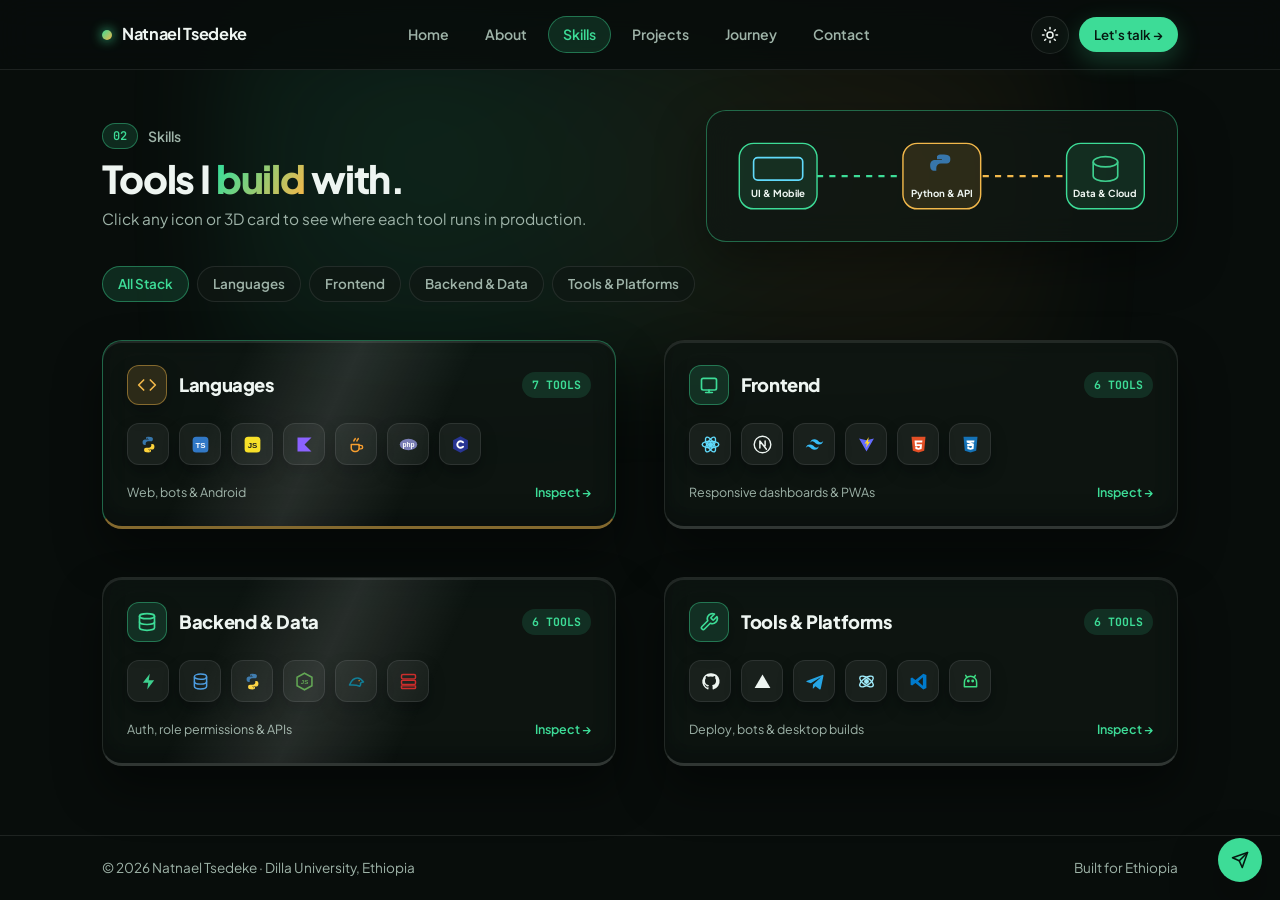
<file: design/Natnael_Tsedeke___Skills.html>
<!DOCTYPE html><html lang="en" data-theme="dark"><head>
  <meta charset="UTF-8">
  <meta name="viewport" content="width=device-width, initial-scale=1.0">
  <title>Natnael Tsedeke | Skills</title>
  <meta name="description" content="Languages, frontend, backend, Python, and tools Natnael Tsedeke uses to build real software products in Ethiopia.">
  <meta name="theme-color" content="#080d0b">
  <link rel="preconnect" href="https://fonts.googleapis.com">
  <link rel="preconnect" href="https://fonts.gstatic.com" crossorigin>
  <link href="https://fonts.googleapis.com/css2?family=JetBrains+Mono:wght@400;500;600&amp;family=Plus+Jakarta+Sans:wght@400;500;600;700;800&amp;display=swap" rel="stylesheet">
  <style>
    :root {
      --bg: #080d0b;
      --bg-elevated: rgba(15, 24, 20, 0.74);
      --bg-elevated-hover: rgba(22, 36, 30, 0.92);
      --bg-header: rgba(8, 13, 11, 0.82);
      --border: rgba(255, 255, 255, 0.09);
      --border-strong: rgba(61, 220, 151, 0.42);
      --text: #eef5f1;
      --text-muted: #9eb3a8;
      --accent: #3ddc97;
      --accent-dim: rgba(61, 220, 151, 0.14);
      --accent-text: #061810;
      --gold: #f2b84b;
      --gold-dim: rgba(242, 184, 75, 0.14);
      --shadow-card: 0 20px 50px rgba(0, 0, 0, 0.38);
      --radius-card: 20px;
      --radius-pill: 9999px;
      --font-sans: 'Plus Jakarta Sans', -apple-system, BlinkMacSystemFont, 'Segoe UI', sans-serif;
      --font-mono: 'JetBrains Mono', ui-monospace, SFMono-Regular, monospace;
      --max-w: 1140px;
      --header-h: 70px;
    }

    html[data-theme="light"] {
      --bg: #f4f8f6;
      --bg-elevated: rgba(255, 255, 255, 0.84);
      --bg-elevated-hover: rgba(255, 255, 255, 0.98);
      --bg-header: rgba(244, 248, 246, 0.85);
      --border: rgba(8, 28, 20, 0.1);
      --border-strong: rgba(18, 138, 88, 0.45);
      --text: #0c1913;
      --text-muted: #42594e;
      --accent: #149e66;
      --accent-dim: rgba(20, 158, 102, 0.12);
      --accent-text: #ffffff;
      --gold: #c98612;
      --gold-dim: rgba(201, 134, 18, 0.12);
      --shadow-card: 0 14px 36px rgba(10, 30, 20, 0.08);
    }

    *, *::before, *::after { box-sizing: border-box; }

    body {
      margin: 0;
      min-height: 100vh;
      display: flex;
      flex-direction: column;
      font-family: var(--font-sans);
      background-color: var(--bg);
      color: var(--text);
      line-height: 1.5;
      overflow-x: clip;
      -webkit-font-smoothing: antialiased;
      transition: background-color 0.25s ease, color 0.25s ease;
    }

    img { display: block; max-width: 100%; }
    a { color: inherit; text-decoration: none; }
    button { font: inherit; color: inherit; cursor: pointer; }
    :focus-visible { outline: 2px solid var(--accent); outline-offset: 3px; }

    .skip-link {
      position: fixed; top: -100px; left: 16px; z-index: 200;
      padding: 10px 18px; border-radius: var(--radius-pill);
      background: var(--accent); color: var(--accent-text); font-weight: 700; font-size: 0.875rem;
    }
    .skip-link:focus { top: 16px; }

    .container { width: 100%; max-width: var(--max-w); margin-inline: auto; padding-inline: 20px; }
    @media (min-width: 768px) { .container { padding-inline: 32px; } }

    .glass {
      background: var(--bg-elevated);
      border: 1px solid var(--border);
      backdrop-filter: blur(14px);
      -webkit-backdrop-filter: blur(14px);
      border-radius: var(--radius-card);
      box-shadow: var(--shadow-card);
    }

    .gradient-text {
      background: linear-gradient(120deg, var(--accent) 10%, var(--gold) 95%);
      -webkit-background-clip: text; background-clip: text; color: transparent;
    }

    .btn {
      display: inline-flex; align-items: center; justify-content: center; gap: 8px;
      padding: 10px 18px; border-radius: var(--radius-pill); font-size: 0.88rem; font-weight: 600;
      border: 1px solid transparent; white-space: nowrap;
      transition: transform 0.18s ease, background-color 0.18s ease, border-color 0.18s ease;
    }
    .btn:hover { transform: translateY(-1px); }
    .btn-primary { background: var(--accent); color: var(--accent-text); box-shadow: 0 8px 24px rgba(61, 220, 151, 0.24); }
    .btn-secondary { background: var(--bg-elevated); border-color: var(--border); color: var(--text); }
    .btn-ghost { background: transparent; border-color: var(--border); color: var(--text-muted); }
    .btn-sm { padding: 7px 14px; font-size: 0.83rem; }

    /* Header */
    .site-header {
      position: sticky; top: 0; z-index: 100; height: var(--header-h);
      background: var(--bg-header); border-bottom: 1px solid var(--border);
      backdrop-filter: blur(16px); -webkit-backdrop-filter: blur(16px);
    }
    .header-inner { height: 100%; display: flex; align-items: center; justify-content: space-between; gap: 14px; }
    .logo { display: inline-flex; align-items: center; gap: 10px; font-weight: 700; font-size: 1.02rem; letter-spacing: -0.02em; white-space: nowrap; }
    .logo-dot { width: 10px; height: 10px; border-radius: 50%; background: linear-gradient(135deg, var(--accent), var(--gold)); box-shadow: 0 0 12px var(--accent); }
    .nav-links { display: none; align-items: center; gap: 6px; }
    .nav-tab {
      background: transparent; border: 1px solid transparent; padding: 7px 14px;
      border-radius: var(--radius-pill); font-size: 0.88rem; font-weight: 600; color: var(--text-muted);
    }
    .nav-tab:hover { color: var(--text); }
    .nav-tab.is-active { color: var(--accent); background: var(--accent-dim); border-color: var(--border-strong); }
    .header-actions { display: flex; align-items: center; gap: 10px; }
    .icon-btn {
      width: 38px; height: 38px; border-radius: var(--radius-pill); border: 1px solid var(--border);
      background: var(--bg-elevated); display: inline-flex; align-items: center; justify-content: center;
    }
    .header-cta { display: none; }
    @media (min-width: 920px) { .nav-links { display: flex; } .header-cta { display: inline-flex; } }

    main { flex: 1; padding: 40px 0 60px; position: relative; }
    .ambient-glow {
      position: absolute; top: -60px; left: 50%; transform: translateX(-50%);
      width: min(860px, 110vw); height: 380px;
      background: radial-gradient(circle at 25% 40%, rgba(61, 220, 151, 0.12), transparent 60%), radial-gradient(circle at 75% 45%, rgba(242, 184, 75, 0.08), transparent 55%);
      filter: blur(44px); pointer-events: none; z-index: 0;
    }
    .content-wrap { position: relative; z-index: 1; }

    /* Top Row: Title + Animated Stack Pipeline SVG */
    .skills-top {
      display: grid;
      gap: 20px;
      align-items: center;
      margin-bottom: 24px;
    }
    @media (min-width: 900px) {
      .skills-top { grid-template-columns: 1.1fr 0.9fr; gap: 28px; }
    }
    .section-kicker { display: inline-flex; align-items: center; gap: 10px; font-size: 0.875rem; font-weight: 600; color: var(--text-muted); margin-bottom: 8px; }
    .num-pill {
      display: inline-flex; align-items: center; justify-content: center; padding: 3px 10px;
      border-radius: var(--radius-pill); font-family: var(--font-mono); font-size: 0.75rem; font-weight: 600;
      background: var(--accent-dim); border: 1px solid var(--border-strong); color: var(--accent);
    }
    .section-title { margin: 0 0 6px; font-size: clamp(1.75rem, 3.4vw, 2.4rem); font-weight: 800; letter-spacing: -0.03em; line-height: 1.15; }
    .section-sub { margin: 0; color: var(--text-muted); font-size: 0.96rem; }

    /* Animated Stack Architecture SVG Card */
    .pipeline-card {
      padding: 16px 20px;
      border-color: var(--border-strong);
      position: relative;
      overflow: hidden;
    }
    .pipeline-svg { width: 100%; height: auto; display: block; }
    @keyframes dashFlow {
      to { stroke-dashoffset: -36; }
    }
    @keyframes nodePulse {
      0%, 100% { transform: scale(1); opacity: 0.85; }
      50% { transform: scale(1.06); opacity: 1; }
    }
    .flow-line {
      stroke-dasharray: 6 6;
      animation: dashFlow 1.6s linear infinite;
    }
    .pipe-node {
      transform-box: fill-box;
      transform-origin: center;
      animation: nodePulse 3.6s ease-in-out infinite;
    }
    .pipe-node.n2 { animation-delay: -1.2s; }
    .pipe-node.n3 { animation-delay: -2.4s; }

    /* Filter Pills */
    .filter-bar {
      display: flex;
      flex-wrap: wrap;
      gap: 8px;
      margin-bottom: 38px;
    }
    .filter-pill {
      padding: 7px 15px;
      border-radius: var(--radius-pill);
      border: 1px solid var(--border);
      background: var(--bg-elevated);
      color: var(--text-muted);
      font-size: 0.84rem;
      font-weight: 600;
      transition: all 0.2s ease;
    }
    .filter-pill:hover { color: var(--text); border-color: var(--border-strong); }
    .filter-pill.is-active {
      background: var(--accent-dim);
      border-color: var(--border-strong);
      color: var(--accent);
    }

    /* 3D Animated Skill Cards Grid */
    .skills-grid {
      display: grid;
      gap: 48px;
      perspective: 1200px;
    }
    @media (min-width: 720px) {
      .skills-grid { grid-template-columns: repeat(2, 1fr); }
    }

    @keyframes skillFloat3D {
      0%, 100% {
        transform: perspective(900px) translateY(0px) rotateX(3.5deg) rotateY(-5deg) rotateZ(-0.4deg);
      }
      25% {
        transform: perspective(900px) translateY(-8px) rotateX(-3deg) rotateY(3.5deg) rotateZ(0.4deg);
      }
      50% {
        transform: perspective(900px) translateY(-4px) rotateX(-4deg) rotateY(5.5deg) rotateZ(0.5deg);
      }
      75% {
        transform: perspective(900px) translateY(3px) rotateX(3deg) rotateY(-3.5deg) rotateZ(-0.3deg);
      }
    }

    @keyframes cardClickSpin {
      0% { transform: perspective(900px) rotateY(0deg) scale(1.02); }
      50% { transform: perspective(900px) rotateY(16deg) scale(1.04) translateY(-10px); }
      100% { transform: perspective(900px) rotateY(0deg) scale(1); }
    }

    .skill-card {
      --rx: 0deg;
      --ry: 0deg;
      --mx: 50%;
      --my: 50%;
      position: relative;
      padding: 24px;
      display: flex;
      flex-direction: column;
      justify-content: space-between;
      gap: 18px;
      transform-style: preserve-3d;
      transform: perspective(900px) rotateX(var(--rx)) rotateY(var(--ry));
      border-bottom: 3px solid rgba(255, 255, 255, 0.15);
      box-shadow:
        0 24px 48px rgba(0, 0, 0, 0.45),
        0 2px 0 rgba(255, 255, 255, 0.09) inset,
        0 -10px 22px rgba(0, 0, 0, 0.24) inset;
      transition: transform 0.22s cubic-bezier(0.22, 1, 0.36, 1), border-color 0.22s ease, background-color 0.22s ease, box-shadow 0.22s ease;
      animation: skillFloat3D 7.2s ease-in-out infinite;
      will-change: transform;
      cursor: pointer;
    }
    .skill-card.is-hidden { display: none; }
    .skill-card:nth-child(2) { animation-delay: -1.8s; }
    .skill-card:nth-child(3) { animation-delay: -3.6s; }
    .skill-card:nth-child(4) { animation-delay: -5.4s; }

    .skill-card::before {
      content: "";
      position: absolute;
      inset: 0;
      border-radius: inherit;
      background: radial-gradient(360px circle at var(--mx) var(--my), rgba(61, 220, 151, 0.2), transparent 60%);
      opacity: 0;
      pointer-events: none;
      transition: opacity 0.22s ease;
      transform: translateZ(1px);
    }
    .skill-card::after {
      content: "";
      position: absolute;
      inset: 0;
      border-radius: inherit;
      background: linear-gradient(115deg, transparent 28%, rgba(255, 255, 255, 0.11) 48%, transparent 68%);
      transform: translateX(-115%) translateZ(2px);
      transition: transform 0.6s cubic-bezier(0.22, 1, 0.36, 1);
      pointer-events: none;
    }
    .skill-card:hover {
      animation: none;
      transform: perspective(900px) rotateX(var(--rx)) rotateY(var(--ry)) translateY(-10px) translateZ(18px) scale(1.025);
      border-color: var(--border-strong);
      border-bottom-color: var(--accent);
      background: var(--bg-elevated-hover);
      box-shadow:
        0 34px 66px rgba(0, 0, 0, 0.54),
        0 0 32px rgba(61, 220, 151, 0.2),
        0 1px 0 rgba(255, 255, 255, 0.18) inset;
    }
    .skill-card:hover::before { opacity: 1; }
    .skill-card:hover::after { transform: translateX(115%) translateZ(2px); }
    .skill-card.is-spinning {
      animation: cardClickSpin 0.36s cubic-bezier(0.22, 1, 0.36, 1) !important;
    }
    .skill-card.is-core {
      border-color: var(--border-strong);
      border-bottom-color: rgba(242, 184, 75, 0.52);
    }
    html[data-theme="light"] .skill-card {
      border-bottom: 2px solid rgba(8, 28, 20, 0.16);
      box-shadow: 0 16px 34px rgba(10, 30, 20, 0.11), 0 1px 0 rgba(255, 255, 255, 0.9) inset;
    }

    .skill-head {
      display: flex;
      align-items: center;
      justify-content: space-between;
      gap: 12px;
      transform: translateZ(22px);
      transform-style: preserve-3d;
    }
    .skill-head-left {
      display: flex;
      align-items: center;
      gap: 12px;
    }
    .cat-badge {
      width: 40px;
      height: 40px;
      border-radius: 12px;
      background: var(--accent-dim);
      border: 1px solid var(--border-strong);
      color: var(--accent);
      display: inline-flex;
      align-items: center;
      justify-content: center;
      flex-shrink: 0;
      box-shadow: 0 8px 18px rgba(0, 0, 0, 0.25);
    }
    .cat-badge.is-gold {
      background: var(--gold-dim);
      border-color: rgba(242, 184, 75, 0.45);
      color: var(--gold);
    }
    .skill-title { margin: 0; font-size: 1.15rem; font-weight: 800; letter-spacing: -0.02em; }
    .skill-count {
      font-family: var(--font-mono);
      font-size: 0.72rem;
      font-weight: 700;
      color: var(--accent);
      padding: 4px 10px;
      border-radius: var(--radius-pill);
      background: var(--accent-dim);
      white-space: nowrap;
    }

    /* Interactive Tech Icons inside 3D Card */
    .tech-icons {
      display: flex;
      flex-wrap: wrap;
      gap: 10px;
      align-items: center;
      transform: translateZ(30px);
      transform-style: preserve-3d;
    }
    .tech-icon {
      position: relative;
      width: 42px;
      height: 42px;
      border-radius: 12px;
      border: 1px solid var(--border);
      background: rgba(255, 255, 255, 0.05);
      display: inline-flex;
      align-items: center;
      justify-content: center;
      padding: 0;
      box-shadow: 0 8px 16px rgba(0, 0, 0, 0.28);
      transition: transform 0.2s cubic-bezier(0.22, 1, 0.36, 1), border-color 0.2s ease, box-shadow 0.2s ease, background-color 0.2s ease;
    }
    .skill-card:hover .tech-icon { border-color: rgba(61, 220, 151, 0.34); }
    .tech-icon:hover {
      transform: translateY(-5px) scale(1.14) translateZ(14px);
      border-color: var(--accent);
      background: var(--accent-dim);
      box-shadow: 0 12px 22px rgba(61, 220, 151, 0.24);
    }
    html[data-theme="light"] .tech-icon { background: rgba(8, 28, 20, 0.04); box-shadow: 0 4px 10px rgba(10, 30, 20, 0.08); }
    .tech-icon svg { width: 21px; height: 21px; display: block; }
    .tech-icon::after {
      content: attr(data-name);
      position: absolute; bottom: calc(100% + 7px); left: 50%;
      transform: translateX(-50%) translateY(4px); padding: 3px 8px; border-radius: 6px;
      background: #0d1612; color: #eef5f1; border: 1px solid var(--border-strong);
      font-size: 0.7rem; font-weight: 600; white-space: nowrap; opacity: 0; pointer-events: none;
      transition: opacity 0.15s ease, transform 0.15s ease; z-index: 30;
    }
    .tech-icon:hover::after, .tech-icon:focus-visible::after { opacity: 1; transform: translateX(-50%) translateY(0); }

    .skill-foot {
      display: flex;
      align-items: center;
      justify-content: space-between;
      font-size: 0.78rem;
      color: var(--text-muted);
      transform: translateZ(14px);
    }
    .skill-inspect-hint {
      color: var(--accent);
      font-weight: 600;
      transition: transform 0.2s ease;
    }
    .skill-card:hover .skill-inspect-hint { transform: translateX(4px); }

    /* Animated Skill Inspector Popup Modal */
    .modal-backdrop {
      position: fixed; inset: 0; z-index: 160;
      background: rgba(4, 9, 7, 0.78);
      backdrop-filter: blur(10px);
      -webkit-backdrop-filter: blur(10px);
      display: none; align-items: center; justify-content: center; padding: 20px;
    }
    .modal-backdrop.is-open { display: flex; animation: fadeOverlay 0.2s ease; }
    @keyframes fadeOverlay { from { opacity: 0; } to { opacity: 1; } }

    .popup-card {
      width: 100%; max-width: 720px; padding: 24px; border-color: var(--border-strong);
      animation: popupSpring 0.34s cubic-bezier(0.22, 1, 0.36, 1);
    }
    @keyframes popupSpring {
      from { opacity: 0; transform: translateY(16px) scale(0.95); }
      to { opacity: 1; transform: translateY(0) scale(1); }
    }
    .popup-head {
      display: flex; align-items: center; justify-content: space-between; gap: 14px; margin-bottom: 14px;
    }
    .popup-id { display: flex; align-items: center; gap: 12px; }
    .popup-icon-box {
      width: 46px; height: 46px; border-radius: 13px; border: 1px solid var(--border-strong);
      background: var(--accent-dim); display: inline-flex; align-items: center; justify-content: center;
    }
    .popup-icon-box svg { width: 24px; height: 24px; }
    .popup-title { margin: 0; font-size: 1.28rem; font-weight: 800; letter-spacing: -0.02em; }
    .popup-role { margin: 2px 0 0; font-size: 0.84rem; color: var(--accent); font-family: var(--font-mono); }

    /* Auto/Manual Slide Showcase inside Popup */
    .popup-carousel {
      position: relative; border-radius: 16px; overflow: hidden;
      border: 1px solid var(--border); background: #0b120f;
    }
    .popup-track { display: flex; transition: transform 0.45s cubic-bezier(0.22, 1, 0.36, 1); }
    .popup-slide {
      min-width: 100%; padding: 18px;
      display: grid; gap: 16px; align-items: center;
      background: radial-gradient(circle at 50% 40%, rgba(61, 220, 151, 0.08), #09100d 75%);
    }
    @media (min-width: 600px) {
      .popup-slide { grid-template-columns: 1.1fr 0.9fr; }
    }
    .popup-slide img {
      width: 100%; max-height: 230px; object-fit: cover; border-radius: 12px;
      box-shadow: 0 12px 28px rgba(0, 0, 0, 0.45);
    }
    .slide-info h3 { margin: 0 0 6px; font-size: 1.05rem; font-weight: 800; color: #eef5f1; }
    .slide-info p { margin: 0 0 10px; font-size: 0.88rem; color: #a7bcb1; line-height: 1.5; }
    .slide-tag {
      display: inline-block; font-family: var(--font-mono); font-size: 0.7rem; font-weight: 700;
      padding: 3px 9px; border-radius: var(--radius-pill); background: rgba(61, 220, 151, 0.16); color: #3ddc97;
      margin-bottom: 8px;
    }
    .popup-bar {
      display: flex; align-items: center; justify-content: space-between; gap: 12px;
      padding: 10px 16px; background: rgba(8, 13, 11, 0.92);
      border-top: 1px solid rgba(255, 255, 255, 0.08); color: #eef5f1;
    }
    .popup-caption { font-size: 0.82rem; font-weight: 600; color: #c7d8cf; }
    .popup-controls { display: flex; align-items: center; gap: 8px; }
    .carousel-dots { display: flex; gap: 6px; margin-right: 4px; }
    .carousel-dot { width: 8px; height: 8px; padding: 0; border: 0; border-radius: 50%; background: rgba(255, 255, 255, 0.28); }
    .carousel-dot[aria-selected="true"] { background: var(--accent); transform: scale(1.2); }
    .carousel-btn {
      width: 32px; height: 32px; border-radius: 50%; border: 1px solid rgba(255, 255, 255, 0.18);
      background: rgba(255, 255, 255, 0.07); color: #eef5f1; display: inline-flex; align-items: center; justify-content: center; font-size: 1.05rem;
    }
    .carousel-btn:hover { background: rgba(61, 220, 151, 0.22); border-color: var(--accent); }

    .popup-foot {
      display: flex; flex-wrap: wrap; align-items: center; justify-content: space-between; gap: 12px; margin-top: 16px;
    }

    /* Floating Telegram & Footer */
    .floating-dock { position: fixed; right: 18px; bottom: 18px; z-index: 90; }
    .fab {
      width: 44px; height: 44px; border-radius: 50%; background: var(--accent); color: var(--accent-text);
      display: inline-flex; align-items: center; justify-content: center; box-shadow: var(--shadow-card);
    }
    .site-footer { border-top: 1px solid var(--border); padding: 22px 0; }
    .footer-inner { display: flex; flex-wrap: wrap; align-items: center; justify-content: space-between; gap: 12px; font-size: 0.85rem; color: var(--text-muted); }

    @media (prefers-reduced-motion: reduce) {
      *, *::before, *::after { animation-duration: 0.01ms !important; transition-duration: 0.01ms !important; }
    }
  </style>
</head>
<body>
  <a href="#main" class="skip-link">Skip to content</a>

  <header class="site-header">
    <div class="container header-inner">
      <a href="../../index.html" class="logo">
        <span class="logo-dot" aria-hidden="true"></span>
        <span>Natnael Tsedeke</span>
      </a>

      <nav class="nav-links" aria-label="Portfolio sections">
        <a href="../../index.html" class="nav-tab">Home</a>
        <a href="../about-journey/AboutAndJourney.html" class="nav-tab">About</a>
        <a href="#skills" class="nav-tab is-active">Skills</a>
        <a href="../projects/Projects.html" class="nav-tab">Projects</a>
        <a href="../about-journey/AboutAndJourney.html#journey" class="nav-tab">Journey</a>
        <a href="../../index.html" class="nav-tab">Contact</a>
      </nav>

      <div class="header-actions">
        <button id="theme-toggle" class="icon-btn" type="button" aria-label="Switch to light theme" aria-pressed="false">
          <svg id="theme-icon-sun" width="18" height="18" viewBox="0 0 24 24" fill="none" stroke="currentColor" stroke-width="2" stroke-linecap="round" stroke-linejoin="round" aria-hidden="true">
            <circle cx="12" cy="12" r="4"></circle>
            <path d="M12 2v2M12 20v2M4.93 4.93l1.41 1.41M17.66 17.66l1.41 1.41M2 12h2M20 12h2M6.34 17.66l-1.41 1.41M19.07 4.93l-1.41 1.41"></path>
          </svg>
          <svg id="theme-icon-moon" width="18" height="18" viewBox="0 0 24 24" fill="none" stroke="currentColor" stroke-width="2" stroke-linecap="round" stroke-linejoin="round" aria-hidden="true" style="display:none;">
            <path d="M12 3a6 6 0 0 0 9 9 9 9 0 1 1-9-9Z"></path>
          </svg>
        </button>
        <a href="https://t.me/NATIOPIA_10" target="_blank" rel="noopener noreferrer" class="btn btn-primary btn-sm header-cta">Let&#39;s talk →</a>
      </div>
    </div>
  </header>

  <main id="main">
    <div class="ambient-glow" aria-hidden="true"></div>
    <div id="skills" class="container content-wrap">
      <div class="skills-top">
        <div>
          <div class="section-kicker"><span class="num-pill">02</span><span>Skills</span></div>
          <h1 class="section-title">Tools I <span class="gradient-text">build</span> with.</h1>
          <p class="section-sub">Click any icon or 3D card to see where each tool runs in production.</p>
        </div>

        <!-- Animated Stack Pipeline Graphic -->
        <div class="glass pipeline-card" aria-label="Full-stack architecture flow">
          <svg class="pipeline-svg" viewBox="0 0 420 96" fill="none" xmlns="http://www.w3.org/2000/svg">
            <line x1="88" y1="48" x2="170" y2="48" stroke="#3ddc97" stroke-width="2.2" class="flow-line"></line>
            <line x1="250" y1="48" x2="332" y2="48" stroke="#f2b84b" stroke-width="2.2" class="flow-line"></line>
            <g class="pipe-node n1">
              <rect x="12" y="16" width="76" height="64" rx="14" fill="rgba(61,220,151,0.12)" stroke="#3ddc97" stroke-width="1.4"></rect>
              <rect x="26" y="30" width="48" height="22" rx="4" stroke="#61DAFB" stroke-width="1.6"></rect>
              <text x="50" y="68" text-anchor="middle" fill="#eef5f1" font-size="9.5" font-weight="700" font-family="Plus Jakarta Sans, sans-serif">UI &amp; Mobile</text>
            </g>
            <g class="pipe-node n2">
              <rect x="172" y="16" width="76" height="64" rx="14" fill="rgba(242,184,75,0.12)" stroke="#f2b84b" stroke-width="1.4"></rect>
              <path d="M210 27c-5 0-4.7 2.2-4.7 2.2v2.3h4.8v.8h-6.8c-2.5 0-4.7 1.5-4.7 5.3 0 3.8 1.8 5.2 4 5.2h2v-2.7c0-2.3 2-4.3 4.5-4.3h5.7c2 0 3.5-1.5 3.5-3.5V30.6c0-2.1-2-3.6-8.3-3.6Z" fill="#3776AB"></path>
              <text x="210" y="68" text-anchor="middle" fill="#eef5f1" font-size="9.5" font-weight="700" font-family="Plus Jakarta Sans, sans-serif">Python &amp; API</text>
            </g>
            <g class="pipe-node n3">
              <rect x="332" y="16" width="76" height="64" rx="14" fill="rgba(61,220,151,0.12)" stroke="#3ddc97" stroke-width="1.4"></rect>
              <ellipse cx="370" cy="34" rx="12" ry="5" stroke="#3ECF8E" stroke-width="1.6"></ellipse>
              <path d="M358 34v14c0 2.8 5.4 5 12 5s12-2.2 12-5V34" stroke="#3ECF8E" stroke-width="1.6"></path>
              <text x="370" y="68" text-anchor="middle" fill="#eef5f1" font-size="9.5" font-weight="700" font-family="Plus Jakarta Sans, sans-serif">Data &amp; Cloud</text>
            </g>
          </svg>
        </div>
      </div>

      <!-- Category Filter Pills -->
      <div class="filter-bar" role="tablist" aria-label="Filter skill categories">
        <button type="button" class="filter-pill is-active" data-filter="all">All Stack</button>
        <button type="button" class="filter-pill" data-filter="languages">Languages</button>
        <button type="button" class="filter-pill" data-filter="frontend">Frontend</button>
        <button type="button" class="filter-pill" data-filter="backend">Backend &amp; Data</button>
        <button type="button" class="filter-pill" data-filter="tools">Tools &amp; Platforms</button>
      </div>

      <!-- 4 3D Animated Skill Cards -->
      <div class="skills-grid">
        <!-- 1. Languages -->
        <article class="glass skill-card is-core" data-category="languages" tabindex="0">
          <div class="skill-head">
            <div class="skill-head-left">
              <span class="cat-badge is-gold" aria-hidden="true">
                <svg width="20" height="20" viewBox="0 0 24 24" fill="none" stroke="currentColor" stroke-width="2" stroke-linecap="round" stroke-linejoin="round"><polyline points="16 18 22 12 16 6"></polyline><polyline points="8 6 2 12 8 18"></polyline></svg>
              </span>
              <h2 class="skill-title">Languages</h2>
            </div>
            <span class="skill-count">7 TOOLS</span>
          </div>

          <div class="tech-icons">
            <button type="button" class="tech-icon" data-name="Python" data-skill="python" title="Python">
              <svg viewBox="0 0 24 24"><path fill="#3776AB" d="M12 3c-3 0-2.8 1.3-2.8 1.3v1.4h2.9v.5H8c-1.5 0-2.8.9-2.8 3.2 0 2.3 1.1 3.1 2.4 3.1h1.2v-1.6c0-1.4 1.2-2.6 2.7-2.6h3.4c1.2 0 2.1-.9 2.1-2.1V5.2C17 3.9 15.8 3 12 3Zm-1.5 1.2a.6.6 0 1 1 0 1.2.6.6 0 0 1 0-1.2Z"></path><path fill="#FFD43B" d="M12 21c3 0 2.8-1.3 2.8-1.3v-1.4h-2.9v-.5H16c1.5 0 2.8-.9 2.8-3.2 0-2.3-1.1-3.1-2.4-3.1h-1.2v1.6c0 1.4-1.2 2.6-2.7 2.6H9.1c-1.2 0-2.1.9-2.1 2.1v1c0 1.3 1.2 2.2 5 2.2Zm1.5-1.2a.6.6 0 1 1 0-1.2.6.6 0 0 1 0-1.2Z"></path></svg>
            </button>
            <button type="button" class="tech-icon" data-name="TypeScript" data-skill="typescript" title="TypeScript">
              <svg viewBox="0 0 24 24"><rect x="3" y="3" width="18" height="18" rx="4" fill="#3178C6"></rect><text x="12" y="15.5" text-anchor="middle" font-size="9" font-weight="800" fill="#fff" font-family="sans-serif">TS</text></svg>
            </button>
            <button type="button" class="tech-icon" data-name="JavaScript" data-skill="javascript" title="JavaScript">
              <svg viewBox="0 0 24 24"><rect x="3" y="3" width="18" height="18" rx="4" fill="#F7DF1E"></rect><text x="12" y="15.5" text-anchor="middle" font-size="9" font-weight="800" fill="#111" font-family="sans-serif">JS</text></svg>
            </button>
            <button type="button" class="tech-icon" data-name="Kotlin" data-skill="kotlin" title="Kotlin">
              <svg viewBox="0 0 24 24"><path fill="#7F52FF" d="M4 4h16l-8 8 8 8H4V4Z"></path></svg>
            </button>
            <button type="button" class="tech-icon" data-name="Java" data-skill="java" title="Java">
              <svg viewBox="0 0 24 24" fill="none" stroke="#F89820" stroke-width="1.7" stroke-linecap="round" stroke-linejoin="round"><path d="M6 12h9v4a4 4 0 0 1-4 4H10a4 4 0 0 1-4-4v-4Z"></path><path d="M15 13h2a2 2 0 0 1 0 4h-2"></path><path d="M9 8c0-1.2 1.5-1.5 1.5-3M12.5 8c0-1.2 1.5-1.5 1.5-3"></path></svg>
            </button>
            <button type="button" class="tech-icon" data-name="PHP" data-skill="php" title="PHP">
              <svg viewBox="0 0 24 24"><ellipse cx="12" cy="12" rx="10" ry="6.5" fill="#777BB4"></ellipse><text x="12" y="14.5" text-anchor="middle" font-size="7.5" font-weight="800" fill="#fff" font-family="sans-serif">php</text></svg>
            </button>
            <button type="button" class="tech-icon" data-name="C" data-skill="c" title="C">
              <svg viewBox="0 0 24 24"><polygon points="12,2.5 20.5,7.2 20.5,16.8 12,21.5 3.5,16.8 3.5,7.2" fill="#283593"></polygon><path d="M15 9.5a3.8 3.8 0 1 0 0 5" fill="none" stroke="#fff" stroke-width="2.2" stroke-linecap="round"></path></svg>
            </button>
          </div>

          <div class="skill-foot">
            <span>Web, bots &amp; Android</span>
            <span class="skill-inspect-hint">Inspect →</span>
          </div>
        </article>

        <!-- 2. Frontend -->
        <article class="glass skill-card" data-category="frontend" tabindex="0">
          <div class="skill-head">
            <div class="skill-head-left">
              <span class="cat-badge" aria-hidden="true">
                <svg width="20" height="20" viewBox="0 0 24 24" fill="none" stroke="currentColor" stroke-width="2" stroke-linecap="round" stroke-linejoin="round"><rect x="3" y="4" width="18" height="14" rx="2"></rect><line x1="8" y1="21" x2="16" y2="21"></line><line x1="12" y1="18" x2="12" y2="21"></line></svg>
              </span>
              <h2 class="skill-title">Frontend</h2>
            </div>
            <span class="skill-count">6 TOOLS</span>
          </div>

          <div class="tech-icons">
            <button type="button" class="tech-icon" data-name="React" data-skill="react" title="React">
              <svg viewBox="0 0 24 24" fill="none" stroke="#61DAFB" stroke-width="1.6"><circle cx="12" cy="12" r="2.1" fill="#61DAFB"></circle><ellipse cx="12" cy="12" rx="9.5" ry="3.8"></ellipse><ellipse cx="12" cy="12" rx="9.5" ry="3.8" transform="rotate(60 12 12)"></ellipse><ellipse cx="12" cy="12" rx="9.5" ry="3.8" transform="rotate(120 12 12)"></ellipse></svg>
            </button>
            <button type="button" class="tech-icon" data-name="Next.js" data-skill="nextjs" title="Next.js">
              <svg viewBox="0 0 24 24" fill="none"><circle cx="12" cy="12" r="9.5" stroke="currentColor" stroke-width="1.6"></circle><path d="M9 16V8l7.5 9.5M15 8v5.5" stroke="currentColor" stroke-width="1.7" stroke-linecap="round" stroke-linejoin="round"></path></svg>
            </button>
            <button type="button" class="tech-icon" data-name="Tailwind CSS" data-skill="tailwind" title="Tailwind CSS">
              <svg viewBox="0 0 24 24" fill="#38BDF8"><path d="M12 6c-2.7 0-4.3 1.3-5 4 1-1.3 2.2-1.8 3.5-1.5.8.2 1.3.7 1.9 1.3 1 1 2.1 2.2 4.6 2.2 2.7 0 4.3-1.3 5-4-1 1.3-2.2 1.8-3.5 1.5-.8-.2-1.3-.7-1.9-1.3C15.6 7.2 14.5 6 12 6Zm-5 6c-2.7 0-4.3 1.3-5 4 1-1.3 2.2-1.8 3.5-1.5.8.2 1.3.7 1.9 1.3 1 1 2.1 2.2 4.6 2.2 2.7 0 4.3-1.3 5-4-1 1.3-2.2 1.8-3.5 1.5-.8-.2-1.3-.7-1.9-1.3C10.6 13.2 9.5 12 7 12Z"></path></svg>
            </button>
            <button type="button" class="tech-icon" data-name="Vite" data-skill="vite" title="Vite">
              <svg viewBox="0 0 24 24"><path fill="#646CFF" d="M20.5 5 12 20 3.5 5 12 7.2 20.5 5Z"></path><path fill="#FFD62E" d="M14.5 3.5 9.8 11.2l2.6-.5-.9 4.8 4.8-6.8-2.6.5.8-5.7Z"></path></svg>
            </button>
            <button type="button" class="tech-icon" data-name="HTML5" data-skill="html5" title="HTML5">
              <svg viewBox="0 0 24 24"><path fill="#E34F26" d="M4 3h16l-1.5 16.2L12 21l-6.5-1.8L4 3Z"></path><path fill="#fff" d="M7.5 7.5h9l-.3 2.2H9.8l.2 2.1h6l-.5 5.2-3.5 1-3.5-1-.2-2.6h2.2l.1 1.1 1.4.4 1.4-.4.2-1.8H8l-.5-6.2Z"></path></svg>
            </button>
            <button type="button" class="tech-icon" data-name="CSS3" data-skill="css3" title="CSS3">
              <svg viewBox="0 0 24 24"><path fill="#1572B6" d="M4 3h16l-1.5 16.2L12 21l-6.5-1.8L4 3Z"></path><path fill="#fff" d="M7.5 7.5h9l-.4 2.2h-4l3.8 1.5-.4 5.8-3.5 1-3.5-1-.2-2.6h2.2l.1 1.1 1.4.4 1.4-.4.2-1.9H8.3l-.2-2.1h4.1l-4.5-1.8-.2-2.2Z"></path></svg>
            </button>
          </div>

          <div class="skill-foot">
            <span>Responsive dashboards &amp; PWAs</span>
            <span class="skill-inspect-hint">Inspect →</span>
          </div>
        </article>

        <!-- 3. Backend & Data -->
        <article class="glass skill-card" data-category="backend" tabindex="0">
          <div class="skill-head">
            <div class="skill-head-left">
              <span class="cat-badge" aria-hidden="true">
                <svg width="20" height="20" viewBox="0 0 24 24" fill="none" stroke="currentColor" stroke-width="2" stroke-linecap="round" stroke-linejoin="round"><ellipse cx="12" cy="5" rx="9" ry="3"></ellipse><path d="M3 5v14c0 1.66 4 3 9 3s9-1.34 9-3V5"></path><path d="M3 12c0 1.66 4 3 9 3s9-1.34 9-3"></path></svg>
              </span>
              <h2 class="skill-title">Backend &amp; Data</h2>
            </div>
            <span class="skill-count">6 TOOLS</span>
          </div>

          <div class="tech-icons">
            <button type="button" class="tech-icon" data-name="Supabase" data-skill="supabase" title="Supabase">
              <svg viewBox="0 0 24 24" fill="#3ECF8E"><path d="M13.5 3 5.5 13.5h6.2L10.5 21l8-10.5h-6.2L13.5 3Z"></path></svg>
            </button>
            <button type="button" class="tech-icon" data-name="PostgreSQL" data-skill="postgres" title="PostgreSQL">
              <svg viewBox="0 0 24 24" fill="none" stroke="#4D9DE0" stroke-width="1.7"><ellipse cx="12" cy="6.5" rx="7" ry="3"></ellipse><path d="M5 6.5v11c0 1.66 3.13 3 7 3s7-1.34 7-3v-11"></path><path d="M5 12c0 1.66 3.13 3 7 3s7-1.34 7-3"></path></svg>
            </button>
            <button type="button" class="tech-icon" data-name="Python" data-skill="python" title="Python">
              <svg viewBox="0 0 24 24"><path fill="#3776AB" d="M12 3c-3 0-2.8 1.3-2.8 1.3v1.4h2.9v.5H8c-1.5 0-2.8.9-2.8 3.2 0 2.3 1.1 3.1 2.4 3.1h1.2v-1.6c0-1.4 1.2-2.6 2.7-2.6h3.4c1.2 0 2.1-.9 2.1-2.1V5.2C17 3.9 15.8 3 12 3Zm-1.5 1.2a.6.6 0 1 1 0 1.2.6.6 0 0 1 0-1.2Z"></path><path fill="#FFD43B" d="M12 21c3 0 2.8-1.3 2.8-1.3v-1.4h-2.9v-.5H16c1.5 0 2.8-.9 2.8-3.2 0-2.3-1.1-3.1-2.4-3.1h-1.2v1.6c0 1.4-1.2 2.6-2.7 2.6H9.1c-1.2 0-2.1.9-2.1 2.1v1c0 1.3 1.2 2.2 5 2.2Zm1.5-1.2a.6.6 0 1 1 0-1.2.6.6 0 0 1 0-1.2Z"></path></svg>
            </button>
            <button type="button" class="tech-icon" data-name="Node.js" data-skill="nodejs" title="Node.js">
              <svg viewBox="0 0 24 24"><polygon points="12,2.5 20.5,7.2 20.5,16.8 12,21.5 3.5,16.8 3.5,7.2" fill="none" stroke="#539E43" stroke-width="1.8"></polygon><text x="12" y="14.5" text-anchor="middle" font-size="7" font-weight="800" fill="#539E43" font-family="sans-serif">JS</text></svg>
            </button>
            <button type="button" class="tech-icon" data-name="MySQL" data-skill="mysql" title="MySQL">
              <svg viewBox="0 0 24 24" fill="none" stroke="#00758F" stroke-width="1.8" stroke-linecap="round" stroke-linejoin="round"><path d="M4 16c2-5 5-8 9-8 3 0 5 1.8 7 4.5-1.5 0-2.8.5-3.5 1.5.5 1.2.2 2.5-.8 3.5-2.5-1-5-1.5-8-1.5H4Z"></path><circle cx="15" cy="11" r=".8" fill="#F29111" stroke="none"></circle></svg>
            </button>
            <button type="button" class="tech-icon" data-name="SQL Server" data-skill="sqlserver" title="SQL Server">
              <svg viewBox="0 0 24 24" fill="none" stroke="#CC2927" stroke-width="1.7" stroke-linecap="round" stroke-linejoin="round"><rect x="4" y="4" width="16" height="5" rx="1.5"></rect><rect x="4" y="10.5" width="16" height="5" rx="1.5"></rect><path d="M4 17h16v2a1 1 0 0 1-1 1H5a1 1 0 0 1-1-1v-2Z"></path></svg>
            </button>
          </div>

          <div class="skill-foot">
            <span>Auth, role permissions &amp; APIs</span>
            <span class="skill-inspect-hint">Inspect →</span>
          </div>
        </article>

        <!-- 4. Tools & Platforms -->
        <article class="glass skill-card" data-category="tools" tabindex="0">
          <div class="skill-head">
            <div class="skill-head-left">
              <span class="cat-badge" aria-hidden="true">
                <svg width="20" height="20" viewBox="0 0 24 24" fill="none" stroke="currentColor" stroke-width="2" stroke-linecap="round" stroke-linejoin="round"><path d="M14.7 6.3a1 1 0 0 0 0 1.4l1.6 1.6a1 1 0 0 0 1.4 0l3.77-3.77a6 6 0 0 1-7.94 7.94l-6.91 6.91a2.12 2.12 0 0 1-3-3l6.91-6.91a6 6 0 0 1 7.94-7.94l-3.76 3.76Z"></path></svg>
              </span>
              <h2 class="skill-title">Tools &amp; Platforms</h2>
            </div>
            <span class="skill-count">6 TOOLS</span>
          </div>

          <div class="tech-icons">
            <button type="button" class="tech-icon" data-name="Git &amp; GitHub" data-skill="github" title="Git &amp; GitHub">
              <svg viewBox="0 0 24 24" fill="currentColor"><path d="M12 2.5a9.5 9.5 0 0 0-3 18.5c.5.1.7-.2.7-.5v-1.8c-2.8.6-3.4-1.2-3.4-1.2-.5-1.1-1.1-1.4-1.1-1.4-.9-.6.1-.6.1-.6 1 .1 1.5 1 1.5 1 .9 1.5 2.3 1.1 2.9.8.1-.6.3-1.1.6-1.3-2.2-.2-4.6-1.1-4.6-5 0-1.1.4-2 1-2.7-.1-.2-.4-1.3.1-2.6 0 0 .8-.3 2.7 1a9.2 9.2 0 0 1 5 0c1.9-1.3 2.7-1 2.7-1 .5 1.3.2 2.4.1 2.6.6.7 1 1.6 1 2.7 0 3.9-2.4 4.8-4.6 5 .4.3.7.9.7 1.9v2.8c0 .3.2.6.7.5A9.5 9.5 0 0 0 12 2.5Z"></path></svg>
            </button>
            <button type="button" class="tech-icon" data-name="Vercel" data-skill="vercel" title="Vercel">
              <svg viewBox="0 0 24 24" fill="currentColor"><polygon points="12,4 21,19.5 3,19.5"></polygon></svg>
            </button>
            <button type="button" class="tech-icon" data-name="Telegram Bot API" data-skill="telegram" title="Telegram Bot API">
              <svg viewBox="0 0 24 24" fill="#26A5E4"><path d="M21 4.5 3.6 11.2c-1.2.5-1.2 1.2-.2 1.5l4.4 1.4 10.3-6.5c.5-.3.9-.1.6.2l-8.4 7.6-.3 4.6c.4 0 .6-.2.9-.4l2.2-2.1 4.5 3.3c.8.5 1.4.2 1.6-.8L22.2 5.7c.3-1.2-.5-1.7-1.2-1.2Z"></path></svg>
            </button>
            <button type="button" class="tech-icon" data-name="Electron" data-skill="electron" title="Electron">
              <svg viewBox="0 0 24 24" fill="none" stroke="#9FEAF9" stroke-width="1.6"><circle cx="12" cy="12" r="2" fill="#9FEAF9"></circle><ellipse cx="12" cy="12" rx="9" ry="4" transform="rotate(35 12 12)"></ellipse><ellipse cx="12" cy="12" rx="9" ry="4" transform="rotate(-35 12 12)"></ellipse></svg>
            </button>
            <button type="button" class="tech-icon" data-name="VS Code" data-skill="vscode" title="VS Code">
              <svg viewBox="0 0 24 24" fill="#007ACC"><path d="m17.5 3 3.5 1.7v14.6L17.5 21 8.5 13.7 4.7 16.6 3 15.7V8.3l1.7-.9 3.8 2.9L17.5 3Zm-.5 4.2-5.4 4.8 5.4 4.8V7.2Z"></path></svg>
            </button>
            <button type="button" class="tech-icon" data-name="Android Studio" data-skill="android" title="Android Studio">
              <svg viewBox="0 0 24 24" fill="none" stroke="#3DDC84" stroke-width="1.7" stroke-linecap="round" stroke-linejoin="round"><path d="M5 13a7 7 0 0 1 14 0v5H5v-5Z"></path><path d="M8 7.5 6.5 5M16 7.5 17.5 5"></path><circle cx="9.5" cy="11.5" r=".8" fill="#3DDC84"></circle><circle cx="14.5" cy="11.5" r=".8" fill="#3DDC84"></circle></svg>
            </button>
          </div>

          <div class="skill-foot">
            <span>Deploy, bots &amp; desktop builds</span>
            <span class="skill-inspect-hint">Inspect →</span>
          </div>
        </article>
      </div>
    </div>
  </main>

  <!-- Skill Inspector Popup Modal -->
  <div id="skill-modal" class="modal-backdrop" role="dialog" aria-modal="true" aria-labelledby="popup-title">
    <div class="glass popup-card">
      <div class="popup-head">
        <div class="popup-id">
          <span id="popup-icon" class="popup-icon-box" aria-hidden="true"></span>
          <div>
            <h2 id="popup-title" class="popup-title">Python</h2>
            <p id="popup-role" class="popup-role">Bots, Automation &amp; Backend</p>
          </div>
        </div>
        <button id="popup-close" class="icon-btn" type="button" aria-label="Close skill preview">×</button>
      </div>

      <div id="popup-carousel" class="popup-carousel" aria-roledescription="carousel">
        <div id="popup-track" class="popup-track"></div>
        <div class="popup-bar">
          <span id="popup-caption" class="popup-caption">Used in production</span>
          <div class="popup-controls">
            <div id="popup-dots" class="carousel-dots" role="tablist"></div>
            <button id="popup-prev" class="carousel-btn" type="button" aria-label="Previous project">‹</button>
            <button id="popup-next" class="carousel-btn" type="button" aria-label="Next project">›</button>
          </div>
        </div>
      </div>

      <div class="popup-foot">
        <a href="../projects/Projects.html" class="btn btn-primary btn-sm">Open all projects →</a>
        <button id="popup-close-btn" type="button" class="btn btn-ghost btn-sm">Close</button>
      </div>
    </div>
  </div>

  <footer class="site-footer">
    <div class="container footer-inner">
      <span>© 2026 Natnael Tsedeke · Dilla University, Ethiopia</span>
      <span>Built for Ethiopia</span>
    </div>
  </footer>

  <div class="floating-dock" aria-label="Quick actions">
    <a href="https://t.me/NATIOPIA_10" target="_blank" rel="noopener noreferrer" class="fab" aria-label="Message on Telegram" title="Message on Telegram">
      <svg width="18" height="18" viewBox="0 0 24 24" fill="none" stroke="currentColor" stroke-width="2.1" stroke-linecap="round" stroke-linejoin="round" aria-hidden="true"><path d="m22 2-7 20-4-9-9-4Z"></path><path d="M22 2 11 13"></path></svg>
    </a>
  </div>

  <script data-stitch-original-script="b13848a6c53b3b3f===../../images/mobistock_inventory.jpg|||d9cae84cc8c94124===../../images/gamezone_desktop.jpg|||d5e4c6e2d006f679===../../images/moviebot_desktop.jpg|||b63c210fd84038cf===../../images/ggm_desktop.jpg|||3b5e4f50b4c9e3e9===../../images/dilla_desktop.jpg|||04c3e3cb9a46a806===../../images/gradecalc_mobile.jpg">
    (function () {
      var root = document.documentElement;
      var themeToggle = document.getElementById('theme-toggle');
      var sunIcon = document.getElementById('theme-icon-sun');
      var moonIcon = document.getElementById('theme-icon-moon');

      function applyTheme(theme) {
        root.setAttribute('data-theme', theme);
        var isLight = theme === 'light';
        sunIcon.style.display = isLight ? 'none' : 'block';
        moonIcon.style.display = isLight ? 'block' : 'none';
        themeToggle.setAttribute('aria-pressed', String(isLight));
        try { localStorage.setItem('nt_theme', theme); } catch (e) {}
      }
      try {
        var savedTheme = localStorage.getItem('nt_theme');
        if (savedTheme === 'light' || savedTheme === 'dark') applyTheme(savedTheme);
      } catch (e) {}
      themeToggle.addEventListener('click', function () {
        applyTheme(root.getAttribute('data-theme') === 'light' ? 'dark' : 'light');
      });

      /* Category Filter Pills */
      var filterPills = document.querySelectorAll('.filter-pill');
      var skillCards = document.querySelectorAll('.skill-card');
      filterPills.forEach(function (pill) {
        pill.addEventListener('click', function () {
          var target = pill.getAttribute('data-filter');
          filterPills.forEach(function (p) { p.classList.remove('is-active'); });
          pill.classList.add('is-active');
          skillCards.forEach(function (card) {
            var cat = card.getAttribute('data-category');
            card.classList.toggle('is-hidden', target !== 'all' && cat !== target);
          });
        });
      });

      /* Skill Usage Data for Interactive Popup */
      var projectsCatalog = {
        mobistock: {
          tag: 'FEATURED · INVENTORY & POS',
          title: 'MobiStock',
          desc: 'Inventory, low-stock alerts, POS terminal, and profit analytics for mobile phone shops.',
          img: 'https://lh3.googleusercontent.com/aida/[base64]'
        },
        gamezone: {
          tag: 'SAAS · GAMING CENTERS',
          title: 'GameZone Management System',
          desc: 'Session timers, ETB billing, owner reports, PWA, and Electron desktop installer.',
          img: 'https://lh3.googleusercontent.com/aida/[base64]'
        },
        moviebot: {
          tag: 'PYTHON · TELEGRAM BOT',
          title: 'Telegram Movie & Series Order Bot',
          desc: 'Python bot with paged poster search, Telebirr payment proofs, and admin approval.',
          img: 'https://lh3.googleusercontent.com/aida/[base64]'
        },
        ggm: {
          tag: 'WEB · MARKETPLACE',
          title: 'GGM (Google General Market)',
          desc: 'Multi-role marketplace for Super Admins, Staff Admins, and Customers.',
          img: 'https://lh3.googleusercontent.com/aida/[base64]'
        },
        dilla: {
          tag: 'CAMPUS · INCUBATION',
          title: 'Dilla University Incubation Center',
          desc: 'Student registration, room & seat assignment, QR-code ID cards, and project tracking.',
          img: 'https://lh3.googleusercontent.com/aida/[base64]'
        },
        gradecalc: {
          tag: 'ANDROID · KOTLIN',
          title: 'GradeCalc',
          desc: 'Offline Ethiopian university GPA & CGPA calculator on a 4.0 scale.',
          img: 'https://lh3.googleusercontent.com/aida/[base64]'
        }
      };

      var skillMeta = {
        python: { name: 'Python', role: 'Bots, Automation & Backend Logic', keys: ['moviebot', 'dilla'] },
        typescript: { name: 'TypeScript', role: 'Type-Safe Full-Stack Apps', keys: ['mobistock', 'gamezone'] },
        javascript: { name: 'JavaScript', role: 'Interactive Web & Marketplaces', keys: ['ggm', 'mobistock'] },
        kotlin: { name: 'Kotlin', role: 'Native Android Applications', keys: ['gradecalc'] },
        java: { name: 'Java', role: 'OOP & Desktop/Android Foundations', keys: ['gradecalc'] },
        php: { name: 'PHP', role: 'Server-Side Web & Campus Systems', keys: ['dilla'] },
        c: { name: 'C', role: 'Algorithms & Systems Programming', keys: ['gradecalc'] },
        react: { name: 'React', role: 'Component UI & Dashboards', keys: ['mobistock', 'gamezone', 'ggm', 'dilla'] },
        nextjs: { name: 'Next.js', role: 'Production React Web Apps', keys: ['ggm', 'gamezone'] },
        tailwind: { name: 'Tailwind CSS', role: 'Rapid Responsive Interfaces', keys: ['mobistock', 'dilla'] },
        vite: { name: 'Vite', role: 'Fast Frontend Build Tooling', keys: ['mobistock', 'gamezone'] },
        html5: { name: 'HTML5', role: 'Semantic Accessible Markup', keys: ['mobistock', 'ggm'] },
        css3: { name: 'CSS3', role: '3D Motion & Glassmorphism', keys: ['mobistock', 'dilla'] },
        supabase: { name: 'Supabase', role: 'Auth, Realtime & Postgres Backend', keys: ['mobistock', 'gamezone', 'ggm', 'dilla', 'moviebot'] },
        postgres: { name: 'PostgreSQL', role: 'Relational Data & Analytics', keys: ['mobistock', 'ggm', 'moviebot'] },
        nodejs: { name: 'Node.js', role: 'APIs & Build Pipelines', keys: ['gamezone', 'mobistock'] },
        mysql: { name: 'MySQL', role: 'Structured Business Databases', keys: ['dilla'] },
        sqlserver: { name: 'SQL Server', role: 'Enterprise Data Modeling', keys: ['mobistock'] },
        github: { name: 'Git & GitHub', role: 'Version Control & Releases', keys: ['gamezone', 'mobistock'] },
        vercel: { name: 'Vercel', role: 'Zero-Downtime Cloud Hosting', keys: ['mobistock', 'gamezone', 'ggm', 'dilla'] },
        telegram: { name: 'Telegram Bot API', role: 'Automated Orders & Campus Alerts', keys: ['moviebot', 'dilla'] },
        electron: { name: 'Electron', role: 'Desktop Installers for Windows', keys: ['gamezone'] },
        vscode: { name: 'VS Code', role: 'Primary Full-Stack Editor', keys: ['mobistock', 'moviebot'] },
        android: { name: 'Android Studio', role: 'Mobile Builds & Device Testing', keys: ['gradecalc'] },
        cat_languages: { name: 'Languages', role: 'Python, TypeScript, JS, Kotlin, Java, PHP, C', keys: ['moviebot', 'mobistock', 'gradecalc'] },
        cat_frontend: { name: 'Frontend', role: 'React, Next.js, Tailwind, Vite, HTML5, CSS3', keys: ['mobistock', 'gamezone', 'ggm'] },
        cat_backend: { name: 'Backend & Data', role: 'Supabase, PostgreSQL, Python, Node.js, SQL', keys: ['mobistock', 'moviebot', 'dilla'] },
        cat_tools: { name: 'Tools & Platforms', role: 'GitHub, Vercel, Telegram API, Electron, Android', keys: ['gamezone', 'moviebot', 'gradecalc'] }
      };

      var modal = document.getElementById('skill-modal');
      var popupIcon = document.getElementById('popup-icon');
      var popupTitle = document.getElementById('popup-title');
      var popupRole = document.getElementById('popup-role');
      var popupTrack = document.getElementById('popup-track');
      var popupDots = document.getElementById('popup-dots');
      var popupCaption = document.getElementById('popup-caption');
      var popupCarousel = document.getElementById('popup-carousel');

      var currentSlides = [];
      var activeSlide = 0;
      var autoTimer = null;
      var lastTrigger = null;

      function renderSlide(index) {
        activeSlide = (index + currentSlides.length) % currentSlides.length;
        popupTrack.style.transform = 'translateX(-' + (activeSlide * 100) + '%)';
        popupCaption.textContent = currentSlides[activeSlide].title + ' (' + (activeSlide + 1) + '/' + currentSlides.length + ')';
        popupDots.querySelectorAll('.carousel-dot').forEach(function (d, i) {
          d.setAttribute('aria-selected', String(i === activeSlide));
        });
      }

      function stopAuto() { if (autoTimer) { clearInterval(autoTimer); autoTimer = null; } }
      function startAuto() {
        stopAuto();
        if (currentSlides.length < 2) return;
        if (window.matchMedia && window.matchMedia('(prefers-reduced-motion: reduce)').matches) return;
        autoTimer = setInterval(function () { renderSlide(activeSlide + 1); }, 3600);
      }

      function openSkill(key, iconSvgHtml, trigger) {
        var info = skillMeta[key];
        if (!info) return;
        lastTrigger = trigger;
        currentSlides = info.keys.map(function (k) { return projectsCatalog[k]; });

        popupIcon.innerHTML = iconSvgHtml || '';
        popupTitle.textContent = info.name;
        popupRole.textContent = info.role;

        popupTrack.innerHTML = currentSlides.map(function (s) {
          return '<div class="popup-slide">' +
            '<img src="' + s.img + '" alt="' + s.title + '">' +
            '<div class="slide-info">' +
              '<span class="slide-tag">' + s.tag + '</span>' +
              '<h3>' + s.title + '</h3>' +
              '<p>' + s.desc + '</p>' +
            '</div>' +
          '</div>';
        }).join('');

        popupDots.innerHTML = currentSlides.map(function (s, i) {
          return '<button class="carousel-dot" type="button" role="tab" aria-selected="' + (i === 0) + '" aria-label="Slide ' + (i + 1) + '" data-idx="' + i + '"></button>';
        }).join('');

        popupDots.querySelectorAll('.carousel-dot').forEach(function (dot) {
          dot.addEventListener('click', function () {
            renderSlide(Number(dot.getAttribute('data-idx')));
            startAuto();
          });
        });

        renderSlide(0);
        modal.classList.add('is-open');
        startAuto();
      }

      function closeModal() {
        stopAuto();
        modal.classList.remove('is-open');
        if (lastTrigger) lastTrigger.focus();
      }

      var prefersReducedMotion = window.matchMedia && window.matchMedia('(prefers-reduced-motion: reduce)').matches;

      /* 3D Tilt & Click on Cards */
      skillCards.forEach(function (card) {
        card.addEventListener('click', function (e) {
          if (e.target.closest('.tech-icon')) return;
          var cat = 'cat_' + card.getAttribute('data-category');
          var badgeSvg = card.querySelector('.cat-badge').innerHTML;
          if (!prefersReducedMotion) {
            card.classList.add('is-spinning');
            setTimeout(function () {
              card.classList.remove('is-spinning');
              openSkill(cat, badgeSvg, card);
            }, 170);
          } else {
            openSkill(cat, badgeSvg, card);
          }
        });

        if (!prefersReducedMotion) {
          card.addEventListener('pointermove', function (e) {
            var rect = card.getBoundingClientRect();
            var px = (e.clientX - rect.left) / rect.width;
            var py = (e.clientY - rect.top) / rect.height;
            card.style.setProperty('--rx', ((0.5 - py) * 16).toFixed(2) + 'deg');
            card.style.setProperty('--ry', ((px - 0.5) * 18).toFixed(2) + 'deg');
            card.style.setProperty('--mx', (px * 100).toFixed(1) + '%');
            card.style.setProperty('--my', (py * 100).toFixed(1) + '%');
          });
          card.addEventListener('pointerleave', function () {
            card.style.setProperty('--rx', '0deg');
            card.style.setProperty('--ry', '0deg');
            card.style.setProperty('--mx', '50%');
            card.style.setProperty('--my', '50%');
          });
        }
      });

      /* Click individual Tech Icon */
      document.querySelectorAll('.tech-icon').forEach(function (btn) {
        btn.addEventListener('click', function (e) {
          e.stopPropagation();
          openSkill(btn.getAttribute('data-skill'), btn.innerHTML, btn);
        });
      });

      document.getElementById('popup-prev').addEventListener('click', function () { renderSlide(activeSlide - 1); startAuto(); });
      document.getElementById('popup-next').addEventListener('click', function () { renderSlide(activeSlide + 1); startAuto(); });
      document.getElementById('popup-close').addEventListener('click', closeModal);
      document.getElementById('popup-close-btn').addEventListener('click', closeModal);
      modal.addEventListener('click', function (e) { if (e.target === modal) closeModal(); });
      document.addEventListener('keydown', function (e) { if (e.key === 'Escape' && modal.classList.contains('is-open')) closeModal(); });
      popupCarousel.addEventListener('mouseenter', stopAuto);
      popupCarousel.addEventListener('mouseleave', startAuto);
    })();
  </script>


</body></html>
</file>
